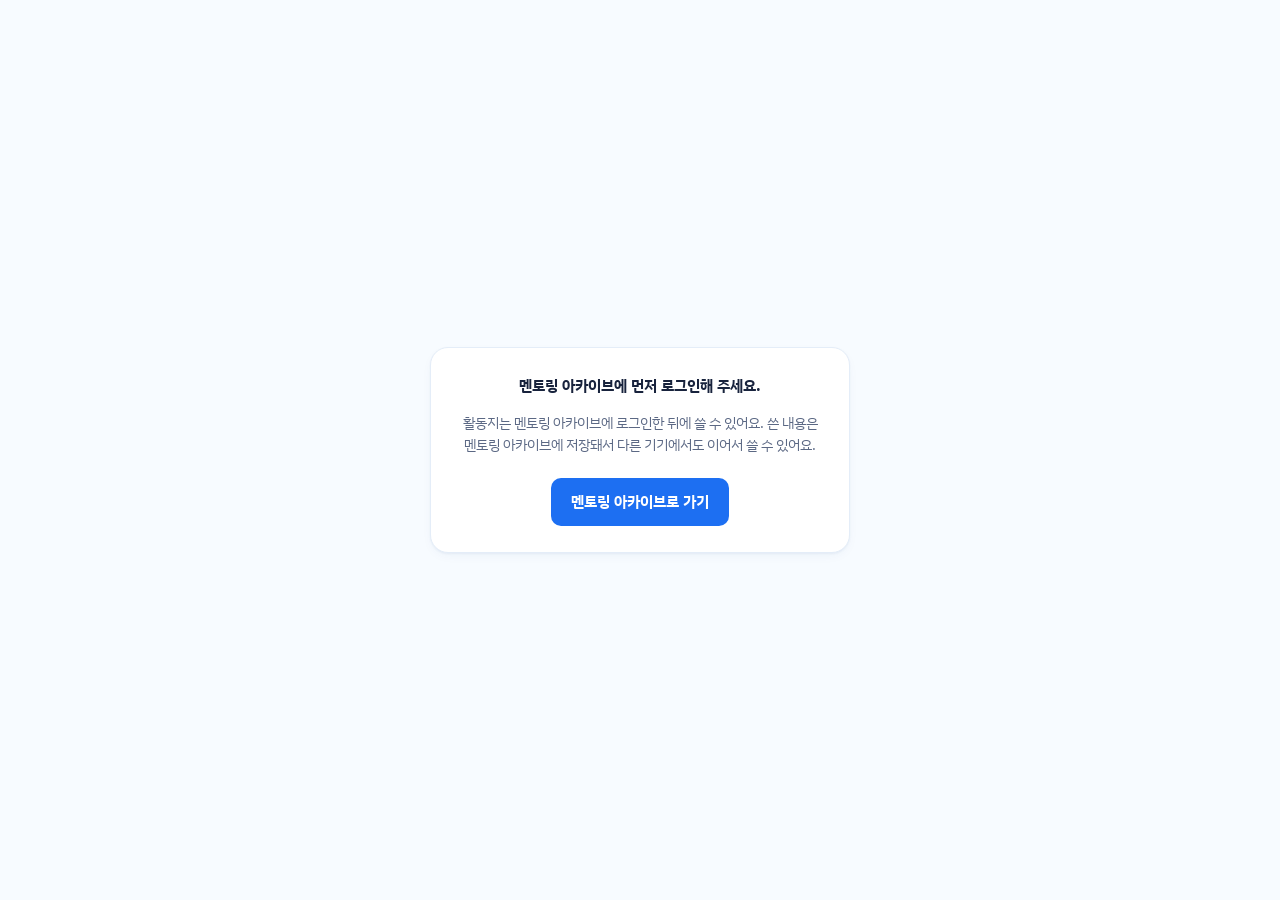
<file: report.html>
<!DOCTYPE html>
<html lang="ko">
<head>
<meta charset="UTF-8">
<meta name="viewport" content="width=device-width, initial-scale=1, viewport-fit=cover">
<title>결과 보고서 · 멘토링 아카이브</title>
<script src="config.js?v=20261126e"></script>
<script src="js/weeks.js?v=20261126e"></script>
<script src="js/mock.js?v=20261126e"></script>
<script src="js/api.js?v=20261126e"></script>
<script src="js/sheet-bridge.js?v=20261126e" data-week="6"></script>
<link rel="preconnect" href="https://fonts.googleapis.com">
<link rel="preconnect" href="https://fonts.gstatic.com" crossorigin>
<style>
/* =====================================================================
   6주차 · 개인 활동 결과 보고서
   - 자동 칸: 2~4주차 활동지 답, 대표 프로젝트의 버전·저장 메모·멘토 피드백, 핵심 코드, 웹앱, 올린 CSV
   - 학생 칸: 빈칸만 쓰면 돼요. 쓰는 대로 멘토링 아카이브에 저장돼요 (활동지와 같은 방식)
   - [미리 보기 · PDF]: 보고서 모양으로 보고 PDF로 저장해요 (인쇄 → PDF로 저장)
   - [제출하기]: 보고서 이미지 + 항목별 답을 멘토링 아카이브에 저장해요. 멘토 현황판과 결과물 zip에 들어가요
   ===================================================================== */
:root {
  --bg: #f7fbff; --paper: #ffffff; --ink: #18233d; --sub: #5b6884; --line: #e4edf8; --line2: #d2deef; --soft: #f1f7ff;
  --blue: #1d6ff2; --blue-soft: #e7f1ff; --done: #0b8a53;
  --rp: #2d5597; --rp-soft: #e9eef7; --rp-line: #c9d3e3;
  --font: 'IBM Plex Sans KR', 'Apple SD Gothic Neo', 'Malgun Gothic', 'Noto Sans KR', system-ui, sans-serif;
  --mono: 'Nanum Gothic Coding', 'D2Coding', ui-monospace, Menlo, Consolas, monospace;
  color-scheme: light; box-sizing: border-box;
  padding-top: env(safe-area-inset-top, 0px); padding-bottom: env(safe-area-inset-bottom, 0px);
}
*, *::before, *::after { box-sizing: inherit; }
body { margin: 0; background: var(--bg); color: var(--ink); font-family: var(--font); font-size: 16px; line-height: 1.6; word-break: keep-all; overflow-wrap: anywhere; }
main { max-width: 860px; margin: 0 auto; padding: 28px 18px 120px; }
.sheet { background: var(--paper); border: 1px solid var(--line); border-radius: 6px; padding: 28px 28px 32px; }
h1 { margin: 0 0 6px; }
.goal { color: var(--sub); margin: 0 0 18px; }
.who { display: grid; grid-template-columns: 1fr 1fr 1fr; gap: 10px; margin-bottom: 10px; }
.who label, .lab { display: block; font-size: .88rem; font-weight: 700; margin: 0 0 6px; }
input, textarea, select { width: 100%; font: inherit; color: var(--ink); background: #fff; }
textarea { min-height: 64px; resize: vertical; line-height: 1.55; }
textarea.mono { font-family: var(--mono); font-size: .9rem; min-height: 150px; white-space: pre; overflow-wrap: normal; overflow-x: auto; tab-size: 4; }
section { margin-top: 34px; }
h2 { display: flex; align-items: center; gap: 10px; margin: 0 0 6px; }
h3 { font-size: 1rem; margin: 22px 0 8px; color: var(--rp); }
.hint { color: var(--sub); font-size: .92rem; margin: 0 0 12px; }

/* 자동 칸 */
.chip { display: inline-flex; align-items: center; gap: 4px; font-size: 11.5px; font-weight: 700; padding: 1px 8px; border-radius: 999px; vertical-align: 2px; margin-left: 6px; }
.chip.auto { background: var(--blue-soft); color: var(--blue); }
.chip.seed { background: #fff4d6; color: #7a5200; }
.atab { width: 100%; border-collapse: collapse; font-size: .93rem; margin: 6px 0 4px; }
.atab th, .atab td { border: 1px solid var(--line2); padding: 8px 10px; text-align: left; vertical-align: top; }
.atab th { background: var(--soft); width: 30%; font-weight: 700; color: var(--ink); }
.atab thead th { background: var(--rp); color: #fff; width: auto; }
.atab td.empty { color: #98a2b5; font-style: italic; }
.atab td pre { margin: 0; white-space: pre-wrap; font: inherit; }
.tscroll { overflow-x: auto; }
.f { margin: 14px 0 0; }
.lab-row { display: flex; align-items: baseline; flex-wrap: wrap; gap: 2px 0; }
.lab-row .lab { margin-bottom: 6px; }
.atab thead th { white-space: nowrap; }
.atab td.center, .atab td.nw { white-space: nowrap; }
.rp-tools { display: flex; flex-wrap: wrap; gap: 8px 12px; align-items: center; margin: 4px 0 0; padding: 10px 14px; border-radius: 12px; background: var(--soft); border: 1px solid var(--line); font-size: .9rem; }
.rp-tools .grow { flex: 1; min-width: 0; color: var(--sub); }
.rp-tools .bad { color: #c2410c; font-weight: 600; }
.pick { display: grid; gap: 6px; margin-top: 12px; }
.warnbox { margin: 8px 0 0; padding: 10px 12px; border-radius: 10px; background: #fff4d6; color: #6b4d00; font-size: .92rem; }
.warnbox a { color: inherit; font-weight: 700; }
.shots { display: grid; grid-template-columns: 1fr 1fr; gap: 12px; margin-top: 14px; }
.shot { border: 1px dashed var(--line2); border-radius: 12px; padding: 12px; display: grid; gap: 8px; align-content: start; }
.shot b { font-size: .9rem; }
.shot img { width: 100%; border-radius: 8px; border: 1px solid var(--line); display: block; }
.shot .acts { display: flex; gap: 6px; flex-wrap: wrap; }
.shot input[type=file] { position: absolute; width: 1px; height: 1px; opacity: 0; }
.shot label.small { display: inline-flex; align-items: center; justify-content: center; min-height: 34px; padding: 0 12px; border: 1px solid var(--line2); border-radius: 10px; font-weight: 600; font-size: 14px; cursor: pointer; background: #fff; }
.weblink { font-family: var(--mono); font-size: .85rem; word-break: break-all; }

.bar { position: fixed; left: 0; right: 0; bottom: 0; z-index: 20; padding: 12px 18px calc(12px + env(safe-area-inset-bottom, 0px)); }
.bar-in { max-width: 860px; margin: 0 auto; display: flex; gap: 10px; align-items: center; }
.bar .saved { flex: 1; min-width: 0; }

/* 미리 보기 (보고서 모양) */
.pv { position: fixed; inset: 0; z-index: 50; background: rgba(40, 60, 100, .45); display: none; flex-direction: column; }
.pv.on { display: flex; }
.pv-bar { display: flex; gap: 8px; align-items: center; flex-wrap: wrap; padding: 10px max(16px, env(safe-area-inset-right, 0px)) 10px max(16px, env(safe-area-inset-left, 0px)); background: #fff; border-bottom: 1px solid var(--line); }
.pv-bar b { flex: 1; min-width: 0; }
.pv-body { flex: 1; overflow: auto; padding: 20px 12px 40px; }
.pv-msg { font-size: .9rem; color: var(--sub); }

/* 보고서 종이 (미리 보기 · 이미지 · PDF 모두 이 모양) */
.paper { width: 820px; max-width: none; margin: 0 auto; background: #fff; color: #1d2433; padding: 44px 48px 40px; font-family: var(--font); font-size: 14px; line-height: 1.55; box-shadow: 0 20px 50px -24px rgba(20, 40, 90, .45); }
.paper.capture { position: absolute; left: -10000px; top: 0; box-shadow: none; }
.paper .ey { color: var(--rp); font-weight: 700; font-size: 14px; margin: 0; }
.paper h1 { font-size: 30px; letter-spacing: -.02em; margin: 2px 0 18px; }
.paper h2 { font-size: 19px; margin: 30px 0 12px; padding-bottom: 6px; border-bottom: 2px solid var(--rp); display: block; }
.paper h2 .no { color: var(--rp); margin-right: 6px; }
.paper h3 { font-size: 15px; color: var(--rp); margin: 16px 0 6px; }
.paper table { width: 100%; border-collapse: collapse; margin: 0 0 4px; }
.paper th, .paper td { border: 1px solid var(--rp-line); padding: 7px 10px; text-align: left; vertical-align: top; }
.paper tbody th { background: var(--rp-soft); color: var(--rp); width: 23%; font-weight: 700; }
.paper thead th { background: var(--rp); color: #fff; text-align: center; }
.paper td.ph { color: #9aa3b2; font-style: italic; }
.paper td pre, .paper .code { margin: 0; white-space: pre-wrap; font-family: var(--mono); font-size: 12px; line-height: 1.5; }
.paper .src { color: #7a8395; font-size: 12px; margin: 2px 0 10px; }
.paper .imgs { display: grid; grid-template-columns: 1fr 1fr; border: 1px solid var(--rp-line); }
.paper .imgs > div { border-right: 1px solid var(--rp-line); }
.paper .imgs > div:last-child { border-right: 0; }
.paper .imgs .box { height: 230px; display: grid; place-items: center; background: #f4f5f7; color: #9aa3b2; font-size: 13px; text-align: center; overflow: hidden; }
.paper .imgs .box img { max-width: 100%; max-height: 230px; display: block; }
.paper .imgs .cap { border-top: 1px solid var(--rp-line); text-align: center; font-weight: 700; padding: 6px; font-size: 13px; }
.paper .foot { text-align: center; color: #9aa3b2; font-size: 11px; margin-top: 26px; }
.paper .center { text-align: center; }

@media (max-width: 640px) {
  .sheet { padding: 20px 16px 24px; }
  .who { grid-template-columns: 1fr 1fr; }
  .who .date { grid-column: 1 / -1; }
  .shots { grid-template-columns: 1fr; }
  .rp-tools { flex-direction: column; align-items: stretch; }
  .rp-tools button { width: 100%; }
  .atab th { width: 34%; }
  .bar .saved { display: none; }
  .bar-in button { flex: 1; }
}
@media print {
  @page { size: A4; margin: 12mm; }
  html, body { background: #fff !important; }
  body > *:not(.pv) { display: none !important; }
  .pv { position: static; display: block !important; background: none; }
  .pv-bar { display: none !important; }
  .pv-body { overflow: visible; padding: 0; }
  .paper { width: auto; padding: 0; box-shadow: none; font-size: 12.5px; }
  .paper * { -webkit-print-color-adjust: exact; print-color-adjust: exact; }
  .paper h2 { break-after: avoid; }
  .paper tr, .paper .imgs, .paper h3 { break-inside: avoid; }
}
</style>
<link rel="stylesheet" href="https://fonts.googleapis.com/css2?family=IBM+Plex+Sans+KR:wght@400;500;600;700&family=Nanum+Gothic+Coding:wght@400;700&display=swap">
<link rel="stylesheet" href="css/sheet.css?v=20261126e">
</head>
<body>
<main>
  <div class="sheet">
    <h1>개인 활동 <mark>결과 보고서</mark></h1>
    <p class="goal">2~6주차 동안 한 일을 보고서 한 장으로 정리해요. <b>자동</b> 표시 칸은 활동지·코드·피드백에서 저절로 채워지고, <b>빈칸만</b> 쓰면 돼요. 쓰는 대로 저장되고, 다 쓰면 맨 아래 [제출하기]를 눌러요.</p>

    <div class="who">
      <div><label for="sid">학번</label><input type="text" id="sid" inputmode="numeric" autocomplete="off"></div>
      <div><label for="sname">이름</label><input type="text" id="sname" autocomplete="off"></div>
      <div class="date"><label for="sdate">일자</label><input type="date" id="sdate"></div>
    </div>
    <div class="rp-tools"><span class="grow" id="autoMsg" role="status">자동 칸을 준비하는 중…</span>
      <button type="button" class="small" id="reloadAuto">자동 칸 다시 불러오기</button>
      <button type="button" class="small" id="previewBtn2" data-toggle="paper">보고서 모양으로 보기</button></div>
    <span id="progText" hidden></span>
    <div id="form"></div>
  </div>
</main>

<div class="bar"><div class="bar-in">
  <span class="saved">쓰는 내용은 멘토링 아카이브에 자동으로 저장돼요</span>
  <button type="button" class="ghost" id="previewBtn">미리 보기 · PDF</button>
  <button type="button" class="primary" id="saveBtn">제출하기</button>
</div></div>

<div class="pv" id="pv" role="dialog" aria-modal="true" aria-labelledby="pvTitle">
  <div class="pv-bar"><b id="pvTitle">보고서 미리 보기</b>
    <span class="pv-msg" id="pvMsg"></span>
    <button type="button" class="small" id="imgBtn" hidden>이미지로 받기</button>
    <button type="button" class="small" id="printBtn">PDF로 저장 (인쇄)</button>
    <button type="button" class="small" id="pvClose">닫기</button></div>
  <div class="pv-body"><div class="paper" id="paper"></div></div>
</div>

<script>
'use strict';
const KEY = SheetBridge.key('mentoring-report-v1');
const $ = (id) => document.getElementById(id);
const esc = (s) => String(s ?? '').replace(/[&<>"']/g, (c) => ({ '&': '&amp;', '<': '&lt;', '>': '&gt;', '"': '&quot;', "'": '&#39;' }[c]));
const FIELDN = window.PYSHARE_FIELDS || {};
const today = () => { const d = new Date(); return `${d.getFullYear()}-${String(d.getMonth() + 1).padStart(2, '0')}-${String(d.getDate()).padStart(2, '0')}`; };
const hhmm = (iso) => { const d = new Date(iso); return `${d.getMonth() + 1}/${d.getDate()} ${String(d.getHours()).padStart(2, '0')}:${String(d.getMinutes()).padStart(2, '0')}`; };
const ymd = (iso) => { const d = new Date(iso); return `${d.getMonth() + 1}/${d.getDate()}`; };
const csvRows = (t) => Math.max(0, String(t || '').split(/\r\n|\n|\r/).filter((l) => l.trim()).length - 1);

// 저장되는 모양: f = 학생이 쓴 칸, seed = 자동으로 채워 넣었던 값, auto = 자동 칸 (불러온 때의 모습), img = 화면 사진, pid = 대표 프로젝트
let D = { f: {}, seed: {}, auto: null, img: {}, pid: null, sdate: '' };

// 학생이 쓰는 칸 (이 목록만 고치면 칸이 바뀌어요)
const FIELDS = {
  topic:     { label: '나의 주제 (한 문장)', ph: '예) 우리 반 친구들이 어디에서 공부할 때 가장 오래 공부하는지 알아본다', rows: 2 },
  core:      { label: '핵심 기능 1~2가지', ph: '예) 장소별 평균 공부 시간 구하기, 막대그래프로 보여 주기', rows: 2 },
  changed:   { label: '기획에서 가장 크게 바뀐 점과 그 이유', ph: '예) 설문 질문을 5개에서 3개로 줄였어요. AI 피드백에서 질문이 많으면 응답이 줄어든다고 했기 때문이에요.', rows: 3 },
  keyCode:   { label: '내가 직접 짠 핵심 코드', ph: '# 함수 하나나 핵심 부분을 붙여 넣어요 (주석 포함)', rows: 9, mono: true },
  keyWhat:   { label: '이 코드가 하는 일 (입력 → 처리 → 출력)', ph: '예) 설문 CSV를 읽어서 → 장소별 평균을 구하고 → 가장 긴 곳을 문장으로 알려 줘요', rows: 2 },
  grow:      { label: '코드가 어떻게 발전했는지 (처음 → 최종)', ph: '예) v1은 예시 그대로였는데, v3에서 내 설문 CSV로 바꾸고 v5에서 그래프를 넣었어요', rows: 3 },
  runOut:    { label: '실행 결과 (실행 결과 칸에 나온 글자 그대로)', ph: '실행 결과를 복사해서 붙여 넣어요', rows: 6, mono: true },
  resultSay: { label: '결과에서 알게 된 것 (결과 문장)', ph: '예) 우리 반은 독서실에서 공부할 때 평균 3.9시간으로 가장 오래 공부했어요', rows: 2 },
  notApplied:{ label: 'AI 피드백 중 반영하지 않은 것과 그 이유', ph: '예) 웹 크롤링으로 데이터를 모으라고 했지만, 개인정보 문제가 있어서 설문으로만 했어요', rows: 3 },
  aiCare:    { label: 'AI를 쓸 때 조심한 점', ph: '예) 이름·학번은 넣지 않았고, AI가 알려 준 내용은 다른 자료로 한 번 더 확인했어요', rows: 2 },
  title:     { label: '프로젝트 제목', ph: '예) 우리 반 공부 장소 분석기', rows: 1 },
  oneLine:   { label: '한 줄 소개', ph: '이 프로젝트를 한 문장으로 소개해요', rows: 2 },
  howTo:     { label: '사용 방법 (시작 → 입력 → 결과)', ph: '예) 웹앱을 열고 → 장소를 고르면 → 평균 공부 시간과 그래프가 나와요', rows: 2 },
  features:  { label: '이 프로젝트만의 특징 2~3가지', ph: '예) 우리 반 진짜 설문으로 만들었어요 / 결과를 문장으로 알려 줘요', rows: 3 },
  audience:  { label: '발표회에서 받은 질문·의견', ph: '친구들이나 선생님이 해 준 말 (이름은 쓰지 않아요)', rows: 2 },
  hard:      { label: '가장 어려웠던 점', ph: '만들면서 막혔던 부분', rows: 2 },
  solved:    { label: '해결한 방법', ph: '어떻게 해결했는지 (오류 안내, 멘토 피드백, AI에게 물어본 방법 등)', rows: 2 },
  learnedAI: { label: 'AI 활용으로 배운 점', ph: 'AI와 함께 만들면서 알게 된 점', rows: 2 },
  next:      { label: '다음에 해 보고 싶은 것', ph: '더 넣고 싶은 기능이나 해 보고 싶은 프로젝트', rows: 2 },
};
const SHOTS = { shot1: '결과 화면 (그래프·실행 결과)', shot2: '웹앱 화면' };

function save() {
  D.sdate = $('sdate').value;
  try { localStorage.setItem(KEY, JSON.stringify(D)); } catch (e) {}
  progress();
}
function load() {
  let d = null;
  try { d = JSON.parse(localStorage.getItem(KEY) || 'null'); } catch (e) {}
  if (d && typeof d === 'object') D = { f: d.f || {}, seed: d.seed || {}, auto: d.auto || null, img: d.img || {}, pid: d.pid || null, sdate: d.sdate || '' };
  $('sdate').value = D.sdate || today();
}
function progress() {
  const keys = Object.keys(FIELDS), n = keys.filter((k) => String(D.f[k] || '').trim()).length;
  $('progText').textContent = `칸 ${keys.length}개 중 ${n}개 채움`;
}

/* ---------- 자동 칸: 활동지 · 코드 · 파일에서 모아요 (학생만) ---------- */
// 코드에서 첫 함수(위 주석 포함)를 꺼내요. 함수가 없으면 앞 15줄
function keyCodeOf(code) {
  const L = String(code || '').replace(/\t/g, '    ').split('\n');
  const i = L.findIndex((l) => /^def\s+\w+/.test(l));
  if (i < 0) return L.filter((l, k) => k < 40).join('\n').trim().split('\n').slice(0, 15).join('\n');
  let s = i; while (s > 0 && /^#/.test(L[s - 1])) s--;
  let e = i + 1; while (e < L.length && (L[e].trim() === '' || /^\s/.test(L[e]))) e++;
  while (e > i + 1 && !L[e - 1].trim()) e--;
  return L.slice(s, e).join('\n');
}
async function refreshAuto() {
  if (SheetBridge.mode !== 'student') return;
  const call = SheetBridge.call, me = SheetBridge.me || {};
  msg('자동 칸을 불러오는 중…');
  try {
    const [s2, s3, s4, list, files] = await Promise.all([
      ...[2, 3, 4].map((w) => call('cs_sheet_get', { p_week: w }).catch(() => null)),
      call('cs_list'), call('cs_files').catch(() => []),
    ]);
    const a2 = (s2 && s2.answers) || {}, a3 = (s3 && s3.answers) || {}, a4 = (s4 && s4.answers) || {};
    const st3 = a3.state || {}, st4 = a4.state || {}, ev3 = st3.ev || {}, ev4 = st4.ev || {};
    const t = (v) => String(v ?? '').trim();
    const picked = (st4.picked && st4.picked.length ? st4.picked : st3.picked && st3.picked.length ? st3.picked : a2.picked || []).slice(0, 2);
    const mine = (list || []).filter((p) => p.mine);
    let pid = D.pid;
    if (!mine.some((p) => p.id === pid)) {
      const best = mine.find((p) => p.final_no) || mine.slice().sort((x, y) => y.versions - x.versions || new Date(y.updated_at) - new Date(x.updated_at))[0];
      pid = best ? best.id : null;
    }
    let proj = null;
    const p = mine.find((x) => x.id === pid);
    if (p && p.unseen) proj = { id: p.id, title: p.title, description: p.description || '', week: p.week, final_no: p.final_no, has_webapp: p.has_webapp, unseen: p.unseen };
    else if (p) {
      const d = await call('cs_get', { p_id: p.id });   // 새 피드백이 없을 때만 열어요 (읽음 표시가 바뀌지 않게)
      const no = d.final_no || d.latest.no;
      const v = no === d.latest.no ? d.latest : await call('cs_version', { p_id: p.id, p_no: no });
      proj = { id: d.id, title: d.title, description: d.description || '', week: d.week, final_no: d.final_no, has_webapp: d.has_webapp,
        codeNo: no, code: v.code,
        versions: (d.versions || []).slice().reverse().map((x) => ({ no: x.no, at: x.created_at, note: x.note || '', lines: x.lines,
          fb: (d.feedback || []).filter((f) => f.version_no === x.no).map((f) => f.body) })) };
    }
    // 웹앱이 GitHub Pages(apps/p번호.html)에도 올라가 있으면 그 주소를 써요 (로그인 없이 열려요)
    if (proj && proj.has_webapp && /^https?:$/.test(location.protocol)) {
      const gh = new URL(`apps/p${proj.id}.html`, location.href).href;
      try { const r = await fetch(gh, { method: 'HEAD', cache: 'no-store' }); if (r.ok) proj.ghUrl = gh; } catch (e) {}
    }
    const design = {};
    if (picked.includes('data')) design.data = [
      ['설문 질문', ['q1', 'q2', 'q3', 'q4'].map((k) => t(ev3['d1.' + k])).filter(Boolean).map((q, i) => `${i + 1}. ${q}`).join('\n')],
      ['모은 응답 수', t(ev4['d1.n']) ? t(ev4['d1.n']) + '명 (4주차 기준)' : ''],
      ['분석한 CSV', (files || []).map((f) => `${f.name} (${csvRows(f.content)}줄)`).join('\n')],
    ];
    if (picked.includes('web')) design.web = [
      ['입력 → 규칙 → 출력', [t(ev3['w1.in']), t(ev3['w1.rule']), t(ev3['w1.out'])].filter(Boolean).join(' → ')],
      ['규칙 표', ['r1', 'r2', 'r3', 'r4', 'r5'].map((k) => t(ev3['w2.' + k])).filter(Boolean).join('\n')],
      ['원하는 화면', t(ev3['w3.screen'])],
    ];
    if (picked.includes('sec')) design.sec = [
      ['문제점과 출처', [[ev3['s1.p1'], ev3['s1.src1']], [ev3['s1.p2'], ev3['s1.src2']]].filter(([a]) => t(a)).map(([a, b]) => `${t(a)}${t(b) ? ` (출처: ${t(b)})` : ''}`).join('\n')],
      ['해결 방법', [t(ev3['s2.f1']), t(ev3['s2.f2'])].filter(Boolean).join('\n')],
      ['캠페인 핵심 기능', t(ev3['s3.feat'])],
    ];
    const auto = {
      at: new Date().toISOString(), sid: me.sid || '', name: me.nickname || '', picked,
      w2: { who: t(a2.who), what: t(a2.what), goal: t(a2.goal), sentence: SheetBridge.carryFrom(a2).topic || '', submitted: !!(s2 && s2.submitted_at) },
      w3: { topic: t(a3.topic), ai: t(a3.aiFeedback), reflect: t(a3.reflect) },
      w4: { topic: t(a4.topic), ai: t(a4.aiFeedback), reflect: t(a4.reflect) },
      io: { in: t(ev4['c3.in']) || t(ev3['w1.in']), proc: t(ev4['c3.proc']) || t(ev3['w1.rule']), out: t(ev4['c3.out']) || t(ev3['w1.out']) },
      design,
      projects: mine.map((x) => ({ id: x.id, title: x.title, week: x.week, versions: x.versions, final_no: x.final_no })),
      weekly: mine.filter((x) => x.week).sort((a, b) => a.week - b.week || a.id - b.id).map((x) => ({ week: x.week, title: x.title, versions: x.versions, final: !!x.final_no })),
      proj,
    };
    const before = JSON.stringify([D.auto && { ...D.auto, at: 0 }, D.pid]);
    D.auto = auto; D.pid = pid;
    seedFields();
    if (JSON.stringify([{ ...auto, at: 0 }, D.pid]) !== before) save();
    render();
    msg(`자동 칸은 ${hhmm(auto.at)}에 불러왔어요. 활동지나 코드를 고쳤다면 [자동 칸 다시 불러오기]를 눌러요.`);
  } catch (e) { msg('자동 칸을 불러오지 못했어요: ' + (e.message || '인터넷 연결을 확인해 주세요'), true); }
}
// 자동으로 채워 넣는 학생 칸: 아직 안 고쳤으면(=예전에 채워 넣은 값 그대로면) 새 값으로 바꿔요
function seedFields() {
  const A = D.auto || {}, P = A.proj || {};
  const val = { topic: A.w4 && A.w4.topic || A.w3 && A.w3.topic || A.w2 && A.w2.sentence || '', title: P.title || '', oneLine: P.description || '', keyCode: P.code ? keyCodeOf(P.code) : '' };
  Object.entries(val).forEach(([k, v]) => {
    if (!v) return;
    if (D.f[k] === undefined || D.f[k] === '' || D.f[k] === D.seed[k]) { D.f[k] = v; D.seed[k] = v; }
  });
}
function msg(text, bad) { const m = $('autoMsg'); m.textContent = text; m.classList.toggle('bad', !!bad); }

/* ---------- 화면 (쓰는 곳) ---------- */
const empty = (v) => !String(v ?? '').trim();
const cell = (v, ph) => (empty(v) ? `<td class="empty">${esc(ph || '아직 없어요')}</td>` : `<td><pre>${esc(v)}</pre></td>`);
const hid = (label, value) => `<input type="hidden" aria-label="${esc(label)}" value="${esc(value || '')}">`;
function field(k) {
  const F = FIELDS[k], seeded = D.seed[k] !== undefined && D.f[k] === D.seed[k] && !empty(D.f[k]);
  const tag = k === 'topic' ? 'textarea id="topic"' : `textarea id="f_${k}"`;
  return `<div class="f"><div class="lab-row"><label class="lab" for="${k === 'topic' ? 'topic' : 'f_' + k}">${esc(F.label)}</label>${seeded ? '<span class="chip seed">자동으로 채움 · 고쳐도 돼요</span>' : ''}</div>
    <${tag} data-f="${k}" rows="${F.rows}" ${F.mono ? 'class="mono" spellcheck="false"' : ''} placeholder="${esc(F.ph)}">${esc(D.f[k] || '')}</textarea></div>`;
}
const autoChip = '<span class="chip auto">자동</span>';
function render() {
  const A = D.auto, P = (A && A.proj) || null, view = SheetBridge.mode === 'view';
  const fieldName = (k) => FIELDN[k] || k;
  const noAuto = !A ? `<p class="warnbox">${SheetBridge.mode === 'preview' ? '멘토 미리보기예요. 학생으로 들어오면 활동지·코드에서 자동 칸이 채워져요.' : view ? '이 학생은 아직 자동 칸을 불러오지 않았어요.' : '자동 칸을 불러오면 여기에 채워져요.'}</p>` : '';
  const rows = (pairs) => pairs.map(([l, v, ph]) => `<tr><th>${esc(l)}</th>${cell(v, ph)}</tr>`).join('');
  const hids = (sec, pairs) => pairs.map(([l, v]) => hid(`${sec} · ${l}`, v)).join('');
  // 1. 기획
  const plan = A ? [['분야', (A.picked || []).map(fieldName).join(', '), '활동지에서 고른 분야'], ['누구를 위해', A.w2.who], ['무엇을 만들어', A.w2.what], ['무엇을 알아내거나 해결', A.w2.goal],
    ['입력', A.io.in], ['처리', A.io.proc], ['출력', A.io.out]] : [];
  const designHTML = A ? Object.entries(A.design || {}).map(([k, pairs]) => `<h3>${esc(fieldName(k))} 설계 ${autoChip}</h3><div class="tscroll"><table class="atab"><tbody>${rows(pairs)}</tbody></table></div>${hids(fieldName(k), pairs)}`).join('') : '';
  const grow = A ? [['2주차 처음 기획', A.w2.sentence], ['3주차 (AI 피드백 반영)', [A.w3.topic, A.w3.reflect && '반영: ' + A.w3.reflect].filter(Boolean).join('\n')], ['4주차 (AI 피드백 반영)', [A.w4.topic, A.w4.reflect && '반영: ' + A.w4.reflect].filter(Boolean).join('\n')]] : [];
  // 2. 코드
  const projSel = A && A.projects.length ? `<div class="pick"><label class="lab" for="pidSel">대표 프로젝트 (보고서에 넣을 코드)</label>
      <select id="pidSel">${A.projects.map((x) => `<option value="${x.id}" ${x.id === D.pid ? 'selected' : ''}>${esc(x.title)}${x.week ? ` · ${x.week}주차` : ''} · v${x.versions}${x.final_no ? ' ★ 완성작' : ''}</option>`).join('')}</select></div>` : '';
  const verRows = P && P.versions ? P.versions.map((v) => `<tr><td class="center">v${v.no}${v.no === P.final_no ? ' ★' : ''}</td><td class="nw">${ymd(v.at)}</td><td>${esc(v.note || '-')}</td><td>${v.fb.length ? v.fb.map((b) => esc(b)).join('<br>') : '-'}</td></tr>`).join('') : '';
  const verTable = P ? (P.unseen ? `<p class="warnbox">이 프로젝트에 <b>새 피드백 ${P.unseen}개</b>가 있어요. <a href="./#p${P.id}">코드 화면</a>에서 먼저 읽고 와서 [자동 칸 다시 불러오기]를 눌러요.</p>`
    : `<div class="tscroll"><table class="atab"><thead><tr><th>버전</th><th>저장한 날</th><th>저장 메모</th><th>멘토 피드백</th></tr></thead><tbody>${verRows}</tbody></table></div>
      ${(P.versions || []).map((v) => hid(`버전 v${v.no}`, `${ymd(v.at)} · 메모: ${v.note || '-'}${v.fb.length ? ' · 피드백: ' + v.fb.join(' / ') : ''}`)).join('')}`)
    : (A ? '<p class="warnbox">아직 저장한 코드가 없어요. 코드를 만들고 저장한 다음 [자동 칸 다시 불러오기]를 눌러요.</p>' : '');
  const weekly = A && A.weekly.length ? `<h3>주차별 코드 ${autoChip}</h3><div class="tscroll"><table class="atab"><tbody>${A.weekly.map((w) => `<tr><th>${w.week}주차</th><td>${esc(w.title)} · v${w.versions}${w.final ? ' ★ 완성작' : ''}</td></tr>`).join('')}</tbody></table></div>
    ${hid('주차별 코드', A.weekly.map((w) => `${w.week}주차 ${w.title} v${w.versions}`).join(' / '))}` : '';
  // 3. 결과
  const webUrl = P && P.has_webapp ? (P.ghUrl || new URL('./#a' + P.id, location.href).href) : '';
  const shotHTML = Object.entries(SHOTS).map(([k, l]) => `<div class="shot"><b>${esc(l)}</b>
      ${D.img[k] ? `<img src="${D.img[k]}" alt="${esc(l)}">` : '<span class="hint" style="margin:0">아직 없어요. 화면을 캡처해서 올려요.</span>'}
      <div class="acts"><input type="file" accept="image/*" id="up_${k}" data-shot="${k}"><label class="small" for="up_${k}">${D.img[k] ? '바꾸기' : '사진 올리기'}</label>
      ${D.img[k] ? `<button type="button" class="small" data-rmshot="${k}">지우기</button>` : ''}</div></div>`).join('');
  // 4. AI
  const ai = A ? [['3주차 AI 피드백', A.w3.ai, '3주차 활동지에 붙여 넣은 AI 답'], ['3주차에 반영한 것', A.w3.reflect], ['4주차 AI 피드백', A.w4.ai, '4주차 활동지에 붙여 넣은 AI 답'], ['4주차에 반영한 것', A.w4.reflect]] : [];

  $('form').innerHTML = `${noAuto}
    <section>
      <h2><span class="n">1</span>프로젝트 기획</h2>
      <p class="hint">2~4주차 활동지에서 자동으로 채워져요. 비어 있으면 그 주 활동지를 먼저 채워요.</p>
      ${A ? `<h3>기획 내용 ${autoChip}</h3><div class="tscroll"><table class="atab"><tbody>${rows(plan)}</tbody></table></div>${hids('기획', plan)}` : ''}
      ${field('topic')}${field('core')}
      ${designHTML}
      ${A ? `<h3>기획 발전 과정 ${autoChip}</h3><div class="tscroll"><table class="atab"><tbody>${rows(grow)}</tbody></table></div>${hids('발전 과정', grow)}` : ''}
      ${field('changed')}
    </section>
    <section>
      <h2><span class="n">2</span>파이썬 코드 발전 과정</h2>
      <p class="hint">대표 프로젝트의 버전 기록(저장 메모·멘토 피드백)이 자동으로 들어가요. 핵심 코드는 첫 함수를 꺼내 왔어요. 더 중요한 부분이 있으면 바꿔요.</p>
      ${projSel}
      ${P ? `<h3>버전 기록 · ${esc(P.title)} ${autoChip}</h3>` : ''}${verTable}
      ${weekly}
      ${field('keyCode')}${field('keyWhat')}${field('grow')}
    </section>
    <section>
      <h2><span class="n">3</span>결과 화면</h2>
      <p class="hint">코드를 ▶ 실행한 결과와 화면 사진을 넣어요. 사진은 작게 줄여서 저장해요.</p>
      ${field('runOut')}${field('resultSay')}
      <div class="shots">${shotHTML}</div>
      ${A ? `<h3>웹앱 ${autoChip}</h3><div class="tscroll"><table class="atab"><tbody><tr><th>웹앱</th>${webUrl ? `<td><span class="weblink">${esc(webUrl)}</span></td>` : '<td class="empty">멘토가 웹앱을 올리면 주소가 생겨요</td>'}</tr></tbody></table></div>${hid('웹앱 주소', webUrl)}` : ''}
    </section>
    <section>
      <h2><span class="n">4</span>AI 활용 기록</h2>
      <p class="hint">3·4주차 활동지에 붙여 넣은 AI 피드백과 반영한 것이 자동으로 들어가요.</p>
      ${A ? `<div class="tscroll"><table class="atab"><tbody>${rows(ai)}</tbody></table></div>${hids('AI', ai)}` : ''}
      ${field('notApplied')}${field('aiCare')}
    </section>
    <section>
      <h2><span class="n">5</span>완성된 프로젝트 소개</h2>
      ${field('title')}${field('oneLine')}${field('howTo')}${field('features')}${field('audience')}
    </section>
    <section>
      <h2><span class="n">6</span>완성 소감</h2>
      ${field('hard')}${field('solved')}${field('learnedAI')}${field('next')}
    </section>`;
  bindForm();
  progress();
}
function grow(el) { if (el.classList.contains('mono')) return; el.style.height = 'auto'; el.style.height = Math.min(480, el.scrollHeight + 2) + 'px'; }
function bindForm() {
  document.querySelectorAll('[data-f]').forEach((el) => {
    grow(el);
    el.addEventListener('input', () => { D.f[el.dataset.f] = el.value; grow(el); save(); });
  });
  const sel = $('pidSel');
  sel && sel.addEventListener('change', () => { D.pid = Number(sel.value); save(); refreshAuto(); });
  document.querySelectorAll('[data-shot]').forEach((inp) => inp.addEventListener('change', async () => {
    const f = inp.files && inp.files[0]; inp.value = ''; if (!f) return;
    try { D.img[inp.dataset.shot] = await shrink(f); save(); render(); }
    catch (e) { msg('사진을 넣지 못했어요. 다른 사진으로 해 보세요.', true); }
  }));
  document.querySelectorAll('[data-rmshot]').forEach((b) => b.addEventListener('click', () => { delete D.img[b.dataset.rmshot]; save(); render(); }));
}
// 화면 사진을 작게: 폭 900px 이하 JPEG, 70KB 안으로 (보고서 답은 모두 합쳐 200KB까지 저장돼요)
async function shrink(file) {
  const url = URL.createObjectURL(file);
  try {
    const img = await new Promise((ok, no) => { const i = new Image(); i.onload = () => ok(i); i.onerror = no; i.src = url; });
    let w = Math.min(900, img.naturalWidth), q = 0.72, out = '';
    for (let k = 0; k < 8; k++) {
      const h = Math.round(img.naturalHeight * w / img.naturalWidth);
      const c = document.createElement('canvas'); c.width = w; c.height = h;
      const x = c.getContext('2d'); x.fillStyle = '#fff'; x.fillRect(0, 0, w, h); x.drawImage(img, 0, 0, w, h);
      out = c.toDataURL('image/jpeg', q);
      if (out.length <= 70000) return out;
      if (q > 0.45) q -= 0.12; else w = Math.round(w * 0.8);
    }
    return out;
  } finally { URL.revokeObjectURL(url); }
}

/* ---------- 보고서 모양 (미리 보기 · 이미지 · PDF) ---------- */
function renderPaper() {
  const A = D.auto || { picked: [], w2: {}, w3: {}, w4: {}, io: {}, design: {}, weekly: [] }, P = A.proj || null, fv = (k) => D.f[k] || '';
  const fieldName = (k) => FIELDN[k] || k;
  const td = (v, ph) => (empty(v) ? `<td class="ph">【${esc(ph)}】</td>` : `<td><pre style="font-family:inherit;font-size:inherit;white-space:pre-wrap;margin:0">${esc(v)}</pre></td>`);
  const kv = (pairs) => `<table><tbody>${pairs.map(([l, v, ph]) => `<tr><th>${esc(l)}</th>${td(v, ph || l)}</tr>`).join('')}</tbody></table>`;
  const name = `${A.name || $('sname').value || ''}${(A.sid || $('sid').value) ? ' / ' + (A.sid || $('sid').value) : ''}`;
  const tools = ['파이썬 (멘토링 아카이브)', 'Gemini · ChatGPT', 'Colab'].concat((A.picked || []).includes('data') ? ['구글폼'] : []).join(', ');
  const webUrl = P && P.has_webapp ? (P.ghUrl || new URL('./#a' + P.id, location.href).href) : '';
  const img = (k, cap) => `<div><div class="box">${D.img[k] ? `<img src="${D.img[k]}" alt="">` : `[ 이미지 ]<br>${esc(cap)}`}</div><div class="cap">${esc(cap)}</div></div>`;
  $('paper').innerHTML = `
    <p class="ey">2026 AI 프로젝트 멘토링 · 온양고</p>
    <h1>개인 활동 결과 보고서</h1>
    ${kv([['이름 / 학번', name, '학생 이름 / 학번'], ['프로젝트 제목', fv('title'), '완성된 프로젝트 제목'], ['분야', (A.picked || []).map(fieldName).join(', '), '데이터 분석 / 미니 웹앱 / AI 윤리·보안'],
      ['활동 기간', '2026. 10. ~ 2026. 11. (2주차 ~ 6주차)'], ['사용 도구', tools]])}
    <h2><span class="no">1.</span>프로젝트 기획</h2>
    <h3>가. 기획 내용</h3>
    ${kv([['주제 (한 문장)', fv('topic'), '누구를 위해 / 무엇을 만들어 / 무엇을 알아내거나 해결'], ['누구를 위해', A.w2.who], ['무엇을 만들어', A.w2.what], ['알아내거나 해결할 것', A.w2.goal],
      ['입력', A.io.in, '어떤 데이터나 값을 받는지'], ['처리', A.io.proc, '어떤 계산이나 규칙을 쓰는지'], ['출력', A.io.out, '무엇을 보여 주는지'], ['핵심 기능', fv('core')]])}
    <p class="src">※ 자료 출처: 2주차 주제 정하기 → 3·4주차 설계 (입력 · 처리 · 출력)</p>
    ${Object.entries(A.design || {}).map(([k, pairs], i) => `<h3>${i ? '' : '나. '}${esc(fieldName(k))} 설계</h3>${kv(pairs)}`).join('') || '<h3>나. 분야별 설계</h3>' + kv([['설계 내용', '', '설문 질문 · 규칙 표 · 캠페인 문제점과 해결 방법']])}
    <h3>다. 기획 발전 과정</h3>
    <table><thead><tr><th>2주차 처음 기획</th><th>3~4주차 보완 후 (AI 피드백·멘토 피드백 반영)</th></tr></thead>
      <tbody><tr>${td(A.w2.sentence, '처음 구상했던 주제')}${td([A.w3.topic, A.w4.topic && A.w4.topic !== A.w3.topic ? A.w4.topic : ''].filter(Boolean).join('\n'), '바뀌거나 새로 추가된 내용')}</tr>
      <tr><th colspan="2" style="background:var(--rp-soft);color:var(--rp);text-align:left">가장 크게 바뀐 점과 그 이유</th></tr><tr>${td(fv('changed'), '무엇이 왜 바뀌었는지').replace('<td', '<td colspan="2"')}</tr></tbody></table>

    <h2><span class="no">2.</span>파이썬 코드 발전 과정</h2>
    <h3>가. 버전 기록${P ? ` · ${esc(P.title)}` : ''}</h3>
    <table><thead><tr><th style="width:9%">버전</th><th style="width:12%">저장한 날</th><th style="width:34%">저장 메모 (바꾼 내용)</th><th>멘토 피드백</th></tr></thead><tbody>
      ${P && P.versions && P.versions.length ? P.versions.map((v) => `<tr><td class="center">v${v.no}${v.no === P.final_no ? ' ★' : ''}</td><td class="center">${ymd(v.at)}</td><td>${esc(v.note || '-')}</td><td>${v.fb.length ? v.fb.map(esc).join('<br>') : '-'}</td></tr>`).join('')
        : '<tr><td class="ph center" colspan="4">【저장한 버전이 여기에 들어가요】</td></tr>'}
    </tbody></table>
    <p class="src">※ 자료 출처: 멘토링 아카이브의 버전 기록 (저장할 때 쓴 메모와 버전마다 받은 멘토 피드백)</p>
    ${A.weekly && A.weekly.length ? kv([['주차별 코드', A.weekly.map((w) => `${w.week}주차 · ${w.title} (v${w.versions})${w.final ? ' ★ 완성작' : ''}`).join('\n')]]) : ''}
    <h3>나. 내가 직접 짠 핵심 코드</h3>
    <table><tbody><tr><td>${empty(fv('keyCode')) ? '<span style="color:#9aa3b2;font-style:italic">【함수 하나나 핵심 부분 (주석 포함)】</span>' : `<pre class="code">${esc(fv('keyCode'))}</pre>`}</td></tr></tbody></table>
    ${kv([['이 코드가 하는 일', fv('keyWhat'), '입력 → 처리 → 출력'], ['코드의 발전', fv('grow'), '처음 → 최종으로 어떻게 바뀌었는지']])}

    <h2><span class="no">3.</span>결과 화면</h2>
    <table><tbody><tr><th>실행 결과</th><td>${empty(fv('runOut')) ? '<span style="color:#9aa3b2;font-style:italic">【실행 결과 칸에 나온 글자】</span>' : `<pre class="code">${esc(fv('runOut'))}</pre>`}</td></tr></tbody></table>
    ${kv([['알게 된 것', fv('resultSay'), '결과 문장']])}
    <div class="imgs" style="margin-top:8px">${img('shot1', SHOTS.shot1)}${img('shot2', SHOTS.shot2)}</div>
    ${kv([['웹앱 주소', webUrl, '멘토가 웹앱을 올리면 생기는 주소']])}

    <h2><span class="no">4.</span>AI 활용 기록</h2>
    ${kv([['3주차 AI 피드백', A.w3.ai, '3주차에 AI에게 받은 피드백'], ['3주차에 반영한 것', A.w3.reflect], ['4주차 AI 피드백', A.w4.ai, '4주차에 AI에게 받은 피드백'], ['4주차에 반영한 것', A.w4.reflect],
      ['반영하지 않은 것과 이유', fv('notApplied')], ['AI를 쓸 때 조심한 점', fv('aiCare')]])}
    <p class="src">※ 자료 출처: 3·4주차 활동지 "AI에게 피드백 받기"</p>

    <h2><span class="no">5.</span>완성된 프로젝트 소개</h2>
    ${kv([['프로젝트 제목', fv('title')], ['한 줄 소개', fv('oneLine'), '이 프로젝트를 한 문장으로'], ['사용 방법', fv('howTo'), '시작 → 입력 → 결과'], ['특징', fv('features'), '다른 프로젝트와 다른 점 2~3가지'],
      ['웹앱 주소', webUrl, '멘토링 아카이브 웹앱 주소'], ['발표회 의견', fv('audience'), '받은 질문·의견 (이름은 가림)']])}

    <h2><span class="no">6.</span>완성 소감</h2>
    ${kv([['가장 어려웠던 점', fv('hard')], ['해결한 방법', fv('solved')], ['AI 활용으로 배운 점', fv('learnedAI')], ['다음에 해 보고 싶은 것', fv('next')]])}
    <p class="foot">멘토링 아카이브 · ${esc(name)} · ${esc($('sdate').value || today())}</p>`;
}

/* ---------- 제출용 이미지 ---------- */
function loadH2C() {
  if (window.html2canvas) return Promise.resolve(window.html2canvas);
  return new Promise((ok, no) => {
    const s = document.createElement('script');
    s.src = 'https://cdnjs.cloudflare.com/ajax/libs/html2canvas/1.4.1/html2canvas.min.js';
    s.onload = () => (window.html2canvas ? ok(window.html2canvas) : no(new Error('html2canvas')));
    s.onerror = () => no(new Error('html2canvas'));
    document.head.appendChild(s);
    setTimeout(() => no(new Error('timeout')), 15000);
  });
}
// 그림 도구를 못 불러오면: 글자만 있는 간단한 보고서 그림
function textCanvas() {
  const lines = [];
  const add = (t) => String(t || '').split('\n').forEach((l) => { while (l.length > 46) { lines.push(l.slice(0, 46)); l = l.slice(46); } lines.push(l); });
  add('개인 활동 결과 보고서'); add(`${$('sname').value} ${$('sid').value}`); add('');
  Object.entries(FIELDS).forEach(([k, F]) => { if (!empty(D.f[k])) { add('■ ' + F.label); add(D.f[k]); add(''); } });
  const c = document.createElement('canvas'); c.width = 900; c.height = Math.min(16000, 60 + lines.length * 24);
  const x = c.getContext('2d'); x.fillStyle = '#fff'; x.fillRect(0, 0, c.width, c.height); x.fillStyle = '#1d2433'; x.font = '16px sans-serif';
  lines.forEach((l, i) => x.fillText(l, 30, 40 + i * 24));
  return c;
}
async function capture() {
  renderPaper();
  // 미리 보기 창이 닫혀 있으면 종이를 잠깐 화면 밖(보이지 않는 곳)으로 꺼내서 그려요
  const paper = $('paper'), home = paper.parentNode;
  paper.classList.add('capture'); document.body.appendChild(paper);
  try {
    const h2c = await loadH2C();
    if (document.fonts && document.fonts.ready) await document.fonts.ready;
    const c = await h2c(paper, { scale: 1.1, backgroundColor: '#ffffff', logging: false, windowWidth: 900, scrollX: 0, scrollY: 0 });
    if (!c || !c.width || !c.height) throw new Error('empty');
    return c;
  } catch (e) { return textCanvas(); }
  finally { paper.classList.remove('capture'); home.appendChild(paper); }
}

/* ---------- 버튼 ---------- */
let lastImg = '';
function openPreview(note) {
  renderPaper(); $('pv').classList.add('on'); $('pvMsg').textContent = note || ''; $('imgBtn').hidden = !lastImg; $('pvClose').focus();
}
function closePreview() { $('pv').classList.remove('on'); }
$('previewBtn').addEventListener('click', () => openPreview());
$('previewBtn2').addEventListener('click', () => openPreview());
$('pvClose').addEventListener('click', closePreview);
document.addEventListener('keydown', (e) => { if (e.key === 'Escape' && $('pv').classList.contains('on')) closePreview(); });
$('printBtn').addEventListener('click', () => { $('pvMsg').textContent = '인쇄 창에서 "PDF로 저장"을 고르면 PDF 파일이 돼요.'; window.print(); });
$('imgBtn').addEventListener('click', () => { if (lastImg) SheetBridge.download(lastImg, `결과보고서_${$('sname').value || '이름없음'}.jpg`.replace(/[\\/:*?"<>|]/g, '')); });
$('reloadAuto').addEventListener('click', () => refreshAuto());
$('sdate').addEventListener('change', save);
$('saveBtn').addEventListener('click', async () => {
  const btn = $('saveBtn'); btn.disabled = true; btn.textContent = '만드는 중…';
  try {
    const canvas = await capture();
    lastImg = canvas.toDataURL('image/jpeg', 0.85);
    const sub = await SheetBridge.submit(canvas);
    openPreview(sub.msg);
  } catch (e) { msg('보고서 이미지를 만들지 못했어요. 다시 한 번 눌러 주세요.', true); }
  finally { btn.disabled = false; btn.textContent = '제출하기'; }
});

SheetBridge.start(KEY, () => {
  load(); render();
  if (SheetBridge.mode === 'student') refreshAuto();
  else { msg(SheetBridge.mode === 'view' ? '학생이 쓴 보고서예요 (읽기 전용). [보고서 모양으로 보기]로 제출본 모양을 볼 수 있어요.' : '멘토 미리보기예요. 학생 화면에서는 자동 칸이 채워져요.'); $('reloadAuto').hidden = true; }
});
</script>
</body>
</html>
</file>
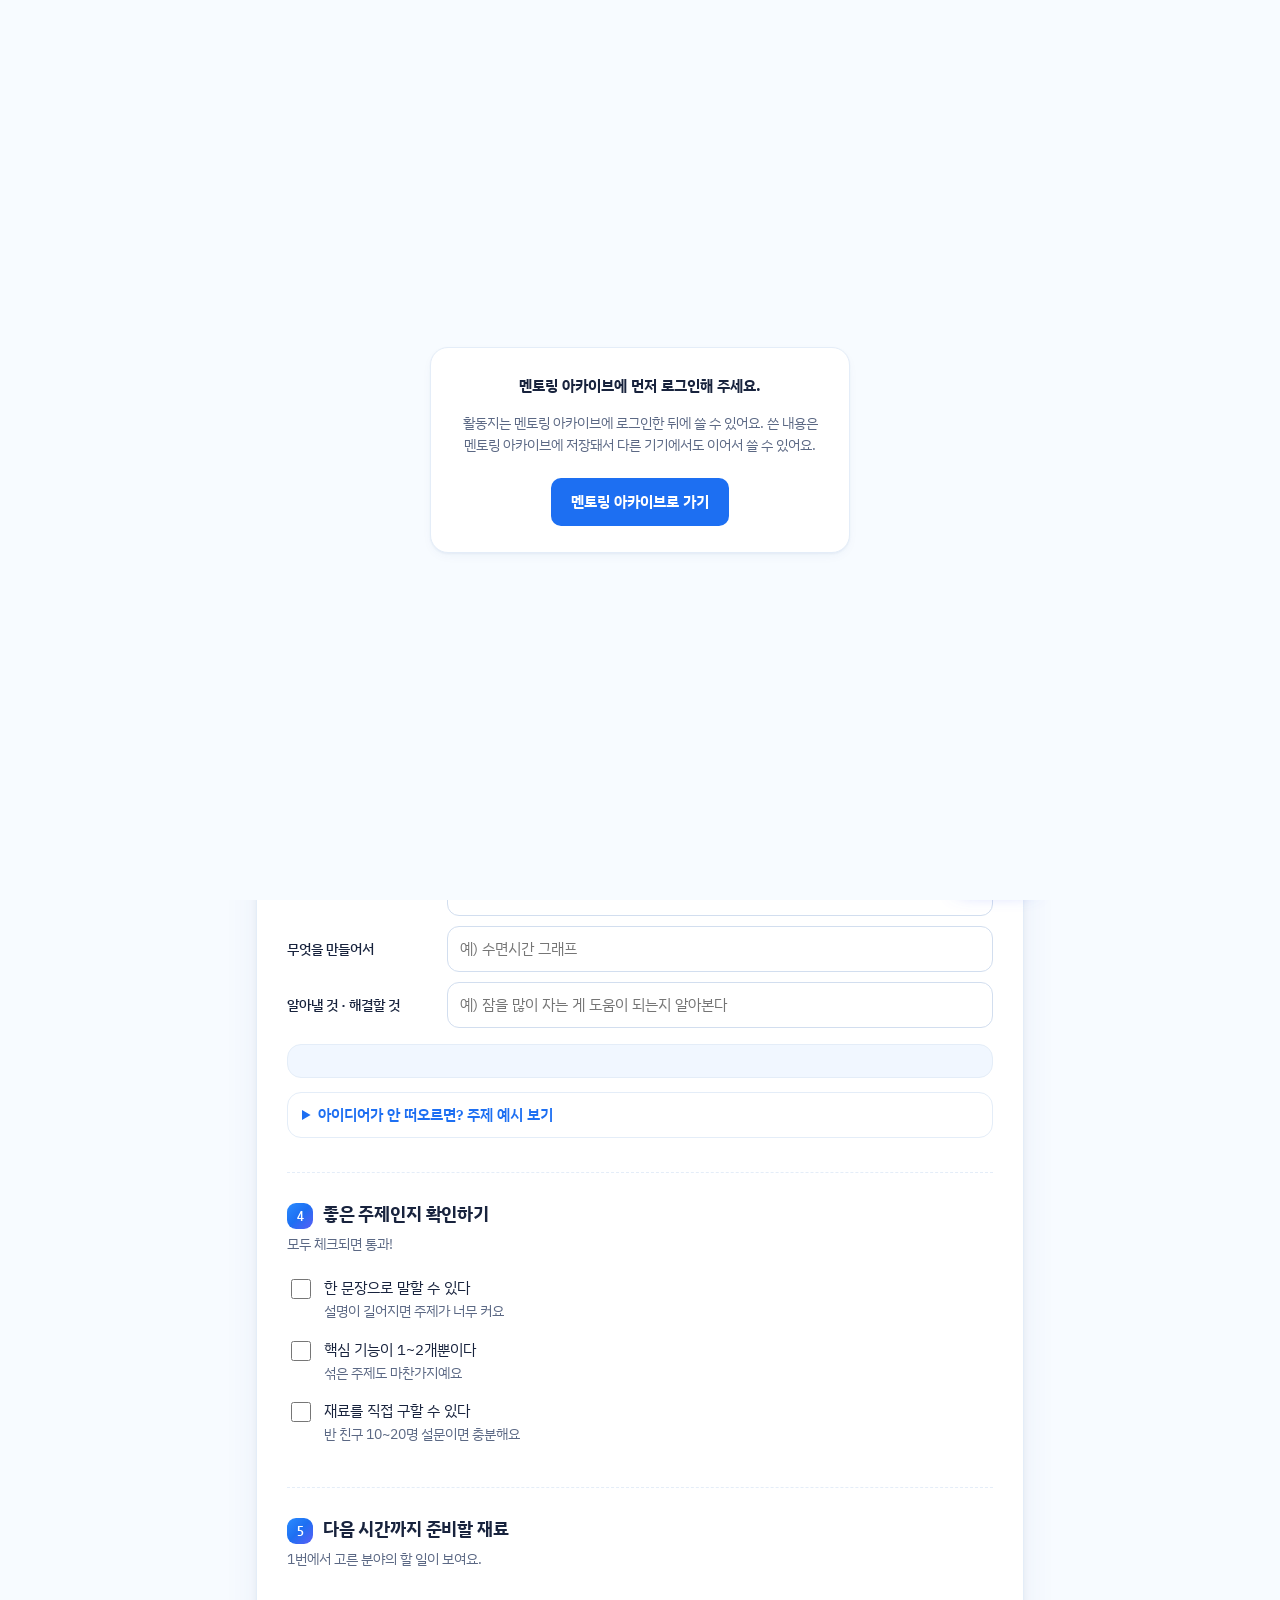
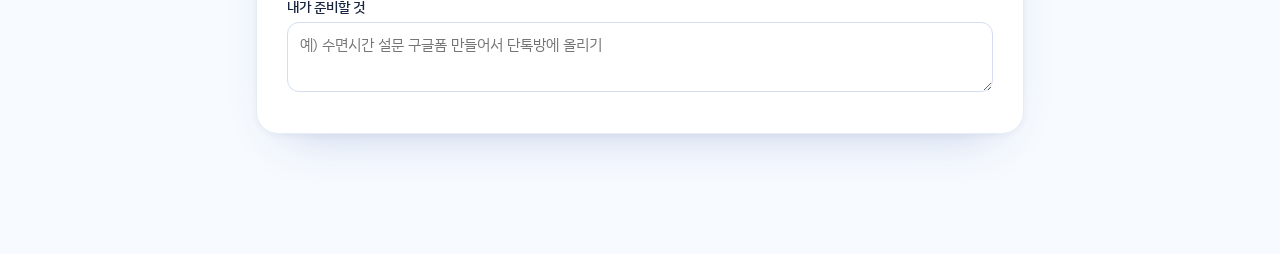
<file: week2.html>
<!DOCTYPE html>
<html lang="ko">
<head>
<meta charset="UTF-8">
<meta name="viewport" content="width=device-width, initial-scale=1, viewport-fit=cover">
<title>2주차 활동지 · 멘토링 아카이브</title>
<script src="config.js?v=20261126e"></script>
<script src="js/weeks.js?v=20261126e"></script>
<script src="js/mock.js?v=20261126e"></script>
<script src="js/api.js?v=20261126e"></script>
<script src="js/sheet-bridge.js?v=20261126e" data-week="2"></script>
<link rel="preconnect" href="https://fonts.googleapis.com">
<link rel="preconnect" href="https://fonts.gstatic.com" crossorigin>
<link href="https://fonts.googleapis.com/css2?family=IBM+Plex+Sans+KR:wght@400;500;700&display=swap" rel="stylesheet">
<style>
:root {
  --bg: #F2F2F0; --paper: #FFFFFF; --ink: #222222; --sub: #6B6B6B; --line: #D6D6D2; --soft: #F5F5F2;
  --data: #2E7D5B; --web: #D9602B; --sec: #6A4FB3; --mark: #FFE36E; --mark-ink: #222222;
  --font: 'IBM Plex Sans KR', 'Apple SD Gothic Neo', 'Malgun Gothic', sans-serif;
  color-scheme: light;
  box-sizing: border-box;
  padding-top: env(safe-area-inset-top, 0px);
  padding-bottom: env(safe-area-inset-bottom, 0px);
}
*, *::before, *::after { box-sizing: inherit; }
html { scroll-padding-top: env(safe-area-inset-top, 0px); }
body { margin: 0; background: var(--bg); color: var(--ink); font-family: var(--font); font-size: 16px; line-height: 1.6; word-break: keep-all; overflow-wrap: anywhere; }
main { max-width: 760px; margin: 0 auto; padding: 28px 18px 120px; }
.sheet { background: var(--paper); border: 1px solid var(--line); border-radius: 6px; padding: 28px 28px 32px; }

h1 { font-size: 1.75rem; line-height: 1.3; margin: 0 0 4px; font-weight: 700; }
h1 mark { background: var(--mark); color: var(--mark-ink); padding: 0 4px; }
.goal { color: var(--sub); margin: 0 0 22px; font-size: 0.95rem; }

.who { display: grid; grid-template-columns: 1fr 1fr 1fr; gap: 10px; }
.who label { font-size: 0.85rem; color: var(--sub); display: block; margin-bottom: 4px; }

input[type=text], input[type=date], textarea {
  width: 100%; font: inherit; color: var(--ink); background: var(--paper);
  border: 1px solid var(--line); border-radius: 4px; padding: 9px 11px;
}
textarea { resize: vertical; min-height: 70px; }
input:focus-visible, textarea:focus-visible, button:focus-visible, .field-btn:focus-visible, summary:focus-visible {
  outline: 3px solid var(--mark); outline-offset: 2px;
}

section { margin-top: 30px; }
h2 { font-size: 1.15rem; margin: 0 0 4px; display: flex; gap: 10px; align-items: baseline; }
h2 .n { color: var(--web); font-weight: 700; }
.hint { color: var(--sub); font-size: 0.88rem; margin: 0 0 12px; }

.fields { display: grid; grid-template-columns: repeat(3, 1fr); gap: 10px; }
.field-btn {
  text-align: left; font: inherit; color: var(--ink); background: var(--soft);
  border: 2px solid transparent; border-radius: 6px; padding: 12px 14px; cursor: pointer;
}
.field-btn strong { display: block; font-size: 1.02rem; }
.field-btn span { display: block; font-size: 0.85rem; color: var(--sub); line-height: 1.45; margin-top: 2px; }
.field-btn[data-f="data"] strong { color: var(--data); }
.field-btn[data-f="web"] strong { color: var(--web); }
.field-btn[data-f="sec"] strong { color: var(--sec); }
.field-btn[aria-pressed="true"][data-f="data"] { border-color: var(--data); background: var(--paper); }
.field-btn[aria-pressed="true"][data-f="web"] { border-color: var(--web); background: var(--paper); }
.field-btn[aria-pressed="true"][data-f="sec"] { border-color: var(--sec); background: var(--paper); }
.field-btn[aria-pressed="true"] strong::before { content: '✓ '; }
.mix { margin-top: 12px; display: none; }
.mix.on { display: block; }
.mix label, .row label { font-size: 0.9rem; font-weight: 500; display: block; margin-bottom: 4px; }
.msg { color: var(--web); font-size: 0.85rem; min-height: 1.2em; margin-top: 6px; }

.ideas { display: grid; gap: 8px; }

.blanks { display: grid; gap: 10px; }
.row { display: grid; grid-template-columns: 150px 1fr; gap: 10px; align-items: center; }
.row label { margin: 0; }
.sentence {
  margin-top: 16px; padding: 16px 18px; background: var(--soft); border-radius: 6px;
  font-size: 1.12rem; line-height: 1.9;
}
.sentence .lbl { display: block; font-size: 0.82rem; color: var(--sub); line-height: 1.4; margin-bottom: 4px; }
.sentence mark { background: var(--mark); color: var(--mark-ink); padding: 1px 4px; font-weight: 700; }
.sentence .empty { color: var(--sub); border-bottom: 2px dashed var(--line); padding: 0 18px; }

details.examples { margin-top: 14px; border: 1px solid var(--line); border-radius: 6px; }
details.examples summary { cursor: pointer; padding: 10px 14px; font-weight: 500; font-size: 0.95rem; }
.ex-body { padding: 4px 16px 14px; }
.ex-body p.tip { color: var(--sub); font-size: 0.85rem; margin: 0 0 8px; }
.ex-body h3 { font-size: 0.95rem; margin: 14px 0 4px; }
.ex-body ul { margin: 0; padding-left: 18px; font-size: 0.9rem; }
.ex-body li { margin: 3px 0; }
.ex-body li b { font-weight: 500; }
.ex-body li span { color: var(--sub); }

.checks label { display: flex; gap: 10px; align-items: flex-start; padding: 8px 0; cursor: pointer; }
.checks input { width: 20px; height: 20px; margin-top: 3px; accent-color: var(--data); flex: none; }
.checks small { display: block; color: var(--sub); font-size: 0.85rem; }

.prep { display: grid; gap: 8px; margin-bottom: 12px; }
.prep div { background: var(--soft); border-radius: 6px; padding: 10px 14px; font-size: 0.92rem; }
.prep b { display: block; }
.prep .none { color: var(--sub); }

.bar {
  position: fixed; left: 0; right: 0; bottom: 0; background: var(--paper); border-top: 1px solid var(--line);
  padding: 12px 18px calc(12px + env(safe-area-inset-bottom, 0px));
}
.bar-in { max-width: 760px; margin: 0 auto; display: flex; gap: 10px; align-items: center; }
.bar .saved { color: var(--sub); font-size: 0.82rem; flex: 1; }
button.primary, button.ghost {
  font: inherit; font-weight: 700; border-radius: 6px; padding: 11px 20px; cursor: pointer; border: none;
}
button.primary { background: var(--ink); color: var(--paper); }
button.ghost { background: transparent; color: var(--sub); border: 1px solid var(--line); font-weight: 500; }

.modal { position: fixed; inset: 0; background: rgba(0,0,0,.55); display: none; align-items: center; justify-content: center; padding: 18px; z-index: 30; }
.modal.on { display: flex; }
.modal-box { background: var(--paper); border-radius: 8px; max-width: 560px; width: 100%; max-height: 92vh; overflow: auto; padding: 18px; }
.modal-box img { width: 100%; border: 1px solid var(--line); border-radius: 4px; display: block; }
.modal-box p { font-size: 0.88rem; color: var(--sub); margin: 10px 0; }
.modal-actions { display: flex; gap: 10px; justify-content: flex-end; flex-wrap: wrap; }

@media (max-width: 640px) {
  .sheet { padding: 20px 16px 24px; }
  h1 { font-size: 1.45rem; }
  .who { grid-template-columns: 1fr 1fr; }
  .who .date { grid-column: 1 / -1; }
  .fields { grid-template-columns: 1fr; }
  .row { grid-template-columns: 1fr; gap: 4px; }
  .bar .saved { display: none; }
  .bar-in button { flex: 1; }
}
@media (prefers-reduced-motion: no-preference) {
  .field-btn { transition: border-color .15s, background .15s; }
}
</style>
<link rel="stylesheet" href="https://fonts.googleapis.com/css2?family=IBM+Plex+Sans+KR:wght@400;500;600;700&family=Nanum+Gothic+Coding:wght@400;700&display=swap">
<link rel="stylesheet" href="css/sheet.css?v=20261126e">
</head>
<body>
<main>
  <div class="sheet">
    <h1>AI 프로젝트 멘토링 <mark>활동지</mark></h1>
    <p class="goal">분야를 고르고, 내 프로젝트 주제를 한 문장으로 정해요. 쓰는 대로 멘토링 아카이브에 저장되고, 다 쓰면 아래 [제출하기]를 눌러요.</p>

    <div class="who">
      <div><label for="sid">학번</label><input type="text" id="sid" inputmode="numeric" autocomplete="off"></div>
      <div><label for="sname">이름</label><input type="text" id="sname" autocomplete="off"></div>
      <div class="date"><label for="sdate">일자</label><input type="date" id="sdate"></div>
    </div>

    <section>
      <h2><span class="n">1</span>나의 분야 고르기</h2>
      <p class="hint">1개 또는 2개를 고르세요. 두 분야를 섞어도 돼요!</p>
      <div class="fields">
        <button type="button" class="field-btn" data-f="data" aria-pressed="false"><strong>① 데이터 분석</strong><span>설문을 모아 평균·순위를 구하고 그래프로 보여주기</span></button>
        <button type="button" class="field-btn" data-f="web" aria-pressed="false"><strong>② 미니 웹앱</strong><span>버튼을 누르면 결과가 나오는 작은 웹 프로그램</span></button>
        <button type="button" class="field-btn" data-f="sec" aria-pressed="false"><strong>③ AI 윤리·보안</strong><span>보안·개인정보 문제점과 해결 방법을 알리는 캠페인</span></button>
      </div>
      <div class="msg" id="fieldMsg" role="status"></div>
      <div class="mix" id="mixBox">
        <label for="mix">두 분야를 어떻게 섞을까요?</label>
        <input type="text" id="mix" placeholder="예) 데이터 분석 결과를 웹앱으로 보여주기">
      </div>
    </section>

    <section>
      <h2><span class="n">2</span>아이디어 꺼내기</h2>
      <p class="hint">평소에 불편했거나 궁금했던 것 2가지를 적어요.</p>
      <div class="ideas">
        <input type="text" id="idea1" placeholder="예) 시험 기간에 공부 계획 세우기가 귀찮다" aria-label="아이디어 1">
        <input type="text" id="idea2" placeholder="예) 우리 반은 몇 시에 자는지 궁금하다" aria-label="아이디어 2">
      </div>
    </section>

    <section>
      <h2><span class="n">3</span>주제를 한 문장으로</h2>
      <p class="hint">빈칸을 채우면 아래에 문장이 완성돼요.</p>
      <div class="blanks">
        <div class="row"><label for="who">누구를 위해</label><input type="text" id="who" placeholder="예) 우리 반 친구들"></div>
        <div class="row"><label for="what">무엇을 만들어서</label><input type="text" id="what" placeholder="예) 수면시간 그래프"></div>
        <div class="row"><label for="goal">알아낼 것 · 해결할 것</label><input type="text" id="goal" placeholder="예) 잠을 많이 자는 게 도움이 되는지 알아본다"></div>
      </div>
      <div class="sentence" id="sentence" aria-live="polite"></div>

      <details class="examples">
        <summary>아이디어가 안 떠오르면? 주제 예시 보기</summary>
        <div class="ex-body">
          <p class="tip">그대로 쓰지 말고, 대상이나 내용을 나에게 맞게 바꿔 보세요!</p>
          <h3 style="color:var(--data)">① 데이터 분석</h3>
          <ul>
            <li><b>우리 반 등교 시간 분포</b> <span>몇 시에 가장 많이 도착하는지</span></li>
            <li><b>급식 메뉴 선호도 순위</b> <span>인기 메뉴 TOP 5 막대그래프</span></li>
            <li><b>스마트폰 사용시간과 수면시간</b> <span>폰을 오래 쓰면 잠이 줄어드는지</span></li>
            <li><b>아침 식사와 오전 피곤함</b> <span>아침을 먹으면 덜 피곤한지</span></li>
            <li><b>공부 장소별 집중도</b> <span>집·독서실·카페 중 어디가 좋은지</span></li>
          </ul>
          <h3 style="color:var(--web)">② 미니 웹앱</h3>
          <ul>
            <li><b>시험 D-day 공부량 계산기</b> <span>하루 공부량 알려주기</span></li>
            <li><b>오늘의 영단어 퀴즈</b> <span>단어 5개 랜덤 출제</span></li>
            <li><b>랜덤 점심메뉴 추천기</b> <span>버튼 한 번으로 메뉴 고르기</span></li>
            <li><b>용돈 기입장 계산기</b> <span>수입·지출 넣으면 남은 돈</span></li>
            <li><b>수행평가 마감일 정리판</b> <span>급한 순서대로 정렬</span></li>
          </ul>
          <h3 style="color:var(--sec)">③ AI 윤리·보안 캠페인</h3>
          <ul>
            <li><b>같은 비밀번호, 괜찮을까?</b> <span>한 곳이 털리면 생기는 문제와 해결 방법</span></li>
            <li><b>SNS에 올려도 될까?</b> <span>교복·위치·얼굴 노출 문제와 대처법</span></li>
            <li><b>AI 가짜 사진·영상 구별하기</b> <span>딥페이크의 위험과 구별 방법</span></li>
            <li><b>수상한 문자, 누르지 마세요</b> <span>사칭 문자의 문제점과 대처법</span></li>
            <li><b>AI로 숙제, 어디까지 괜찮을까?</b> <span>올바르게 쓰는 기준 알리기</span></li>
          </ul>
          <h3>섞은 예시</h3>
          <ul>
            <li><b>데이터 분석 + 윤리·보안</b> <span>같은 비밀번호 사용 설문 → 그래프를 캠페인 근거로</span></li>
            <li><b>윤리·보안 → 미니 웹앱</b> <span>SNS 캠페인을 OX 퀴즈 웹앱으로</span></li>
            <li><b>데이터 분석 → 미니 웹앱</b> <span>급식 선호도 결과를 보여주는 웹 페이지</span></li>
          </ul>
        </div>
      </details>
    </section>

    <section>
      <h2><span class="n">4</span>좋은 주제인지 확인하기</h2>
      <p class="hint">모두 체크되면 통과!</p>
      <div class="checks">
        <label><input type="checkbox" id="c1"><span>한 문장으로 말할 수 있다<small>설명이 길어지면 주제가 너무 커요</small></span></label>
        <label><input type="checkbox" id="c2"><span>핵심 기능이 1~2개뿐이다<small>섞은 주제도 마찬가지예요</small></span></label>
        <label><input type="checkbox" id="c3"><span>재료를 직접 구할 수 있다<small>반 친구 10~20명 설문이면 충분해요</small></span></label>
      </div>
    </section>

    <section>
      <h2><span class="n">5</span>다음 시간까지 준비할 재료</h2>
      <p class="hint">1번에서 고른 분야의 할 일이 보여요.</p>
      <div class="prep" id="prep"></div>
      <label for="mine" style="font-size:.9rem;font-weight:500;display:block;margin-bottom:4px">내가 준비할 것</label>
      <textarea id="mine" placeholder="예) 수면시간 설문 구글폼 만들어서 단톡방에 올리기"></textarea>
    </section>
  </div>
</main>

<div class="bar"><div class="bar-in">
  <span class="saved" id="savedNote">쓰는 내용은 멘토링 아카이브에 자동으로 저장돼요</span>
  <button type="button" class="ghost" id="resetBtn">새로 쓰기</button>
  <button type="button" class="primary" id="saveBtn">제출하기</button>
</div></div>

<div class="modal" id="modal" role="dialog" aria-modal="true" aria-labelledby="modalTitle">
  <div class="modal-box">
    <h2 id="modalTitle" style="margin-bottom:10px">제출 완료</h2>
    <img id="preview" alt="작성한 활동지 이미지">
    <p id="modalNote">휴대폰에서는 이미지를 길게 눌러 사진에 저장할 수도 있어요.</p>
    <div class="modal-actions">
      <button type="button" class="ghost" id="closeBtn">닫기</button>
      <button type="button" class="primary" id="dlBtn">이미지로 받기</button>
    </div>
  </div>
</div>


<script>
const FIELDS = {
  data: { name: '① 데이터 분석', color: '#18804F',
          prep: '설문 질문 3개를 구글폼으로 만들어 반 단톡방에 올리기 (이름·학번은 받지 않기)' },
  web:  { name: '② 미니 웹앱', color: '#C75A1E',
          prep: '화면을 종이에 그리고, "입력 → 계산 규칙 → 출력"을 한 줄로 적기' },
  sec:  { name: '③ AI 윤리·보안', color: '#6A4FB3',
          prep: '문제점 2~3개와 해결 방법을 조사하고, 찾은 곳(출처) 적기' },
};
const TEXT_IDS = ['sid','sname','sdate','mix','idea1','idea2','who','what','goal','mine'];
const CHECK_IDS = ['c1','c2','c3'];
const KEY = SheetBridge.key('mentoring-worksheet-draft');
const $ = id => document.getElementById(id);
let picked = [];
let lastBlob = null, lastName = '';

function esc(s) { return String(s).replace(/[&<>"']/g, c => ({'&':'&amp;','<':'&lt;','>':'&gt;','"':'&quot;',"'":'&#39;'}[c])); }
function today() { const d = new Date(); return new Date(d.getTime() - d.getTimezoneOffset()*60000).toISOString().slice(0,10); }

function renderFields() {
  document.querySelectorAll('.field-btn').forEach(b => b.setAttribute('aria-pressed', picked.includes(b.dataset.f)));
  $('mixBox').classList.toggle('on', picked.length === 2);
  const prep = $('prep');
  if (!picked.length) { prep.innerHTML = '<div class="none">1번에서 분야를 먼저 골라 주세요.</div>'; return; }
  prep.innerHTML = picked.map(f => `<div><b style="color:var(--${f})">${FIELDS[f].name}</b>${esc(FIELDS[f].prep)}</div>`).join('');
}

const josa = (w, a, b) => { const c = String(w).trim().slice(-1).charCodeAt(0); return c >= 0xAC00 && c <= 0xD7A3 && (c - 0xAC00) % 28 ? a : b; };
function sentenceHTML(who, what, goal, emptyClass) {
  const part = (v, ph) => v ? `<mark>${esc(v)}</mark>` : `<span class="${emptyClass}">${ph}</span>`;
  // 조사는 앞 낱말에 맞춰요 (친구들을 / 그래프를), 끝이 '~다'로 끝나면 '한다'를 붙이지 않아요
  const j = (v, ph) => josa(v || ph, '을', '를');
  const end = (goal && /다\.?$/.test(goal) ? '' : '한다') + (goal && /\.$/.test(goal) ? '' : '.');
  return `나는 ${part(who,'누구')}${j(who,'누구')} 위해 ${part(what,'무엇')}${j(what,'무엇')} 만들어서 ${part(goal,'무엇을 알아내거나 해결')}${end}`;
}
function renderSentence() {
  $('sentence').innerHTML = '<span class="lbl">완성된 문장</span>' + sentenceHTML($('who').value.trim(), $('what').value.trim(), $('goal').value.trim(), 'empty');
}

function collect() {
  const d = { picked };
  TEXT_IDS.forEach(id => d[id] = $(id).value);
  CHECK_IDS.forEach(id => d[id] = $(id).checked);
  return d;
}
function save() {
  try { localStorage.setItem(KEY, JSON.stringify(collect())); } catch (e) {}
}
function load() {
  let d = null;
  try { d = JSON.parse(localStorage.getItem(KEY) || 'null'); } catch (e) {}
  if (d) {
    picked = Array.isArray(d.picked) ? d.picked.filter(f => FIELDS[f]).slice(0,2) : [];
    TEXT_IDS.forEach(id => { if (typeof d[id] === 'string') $(id).value = d[id]; });
    CHECK_IDS.forEach(id => $(id).checked = !!d[id]);
  }
  if (!$('sdate').value) $('sdate').value = today();
}

document.querySelectorAll('.field-btn').forEach(b => b.addEventListener('click', () => {
  const f = b.dataset.f;
  $('fieldMsg').textContent = '';
  if (picked.includes(f)) picked = picked.filter(x => x !== f);
  else if (picked.length >= 2) { $('fieldMsg').textContent = '최대 2개까지 고를 수 있어요. 하나를 먼저 해제해 주세요.'; return; }
  else picked.push(f);
  renderFields(); save();
}));
TEXT_IDS.forEach(id => $(id).addEventListener('input', () => { if (['who','what','goal'].includes(id)) renderSentence(); save(); }));
CHECK_IDS.forEach(id => $(id).addEventListener('change', save));

$('resetBtn').addEventListener('click', () => {
  if (!confirm('지금 쓴 내용을 모두 지우고 새로 쓸까요?')) return;
  picked = [];
  TEXT_IDS.forEach(id => $(id).value = '');
  CHECK_IDS.forEach(id => $(id).checked = false);
  $('sdate').value = today();
  try { localStorage.removeItem(KEY); } catch (e) {}
  renderFields(); renderSentence();
  window.scrollTo(0, 0);
});

function fmtDate(v) {
  if (!v) return '';
  const [y,m,d] = v.split('-');
  return `${Number(m)}월 ${Number(d)}일`;
}
// ---- 이미지 만들기: 캔버스에 직접 그려서 줄바꿈과 형광펜이 정확하게 나오도록 ----
const CW = 760, PAD = 40, SCALE = 2;
const CFONT = "'IBM Plex Sans KR', 'Apple SD Gothic Neo', 'Malgun Gothic', sans-serif";
function setFont(ctx, size, bold) { ctx.font = `${bold ? 700 : 400} ${size}px ${CFONT}`; }
function trimTrail(lines) { const l = lines[lines.length - 1]; while (l.length && l[l.length - 1].space) l.pop(); }

function layoutRuns(ctx, runs, size, maxW) {
  const lines = [[]]; let x = 0;
  for (const run of runs) {
    setFont(ctx, size, run.bold);
    if (run.mark && x > 0) x += 4;
    for (const tok of run.text.split(/(\s+)/).filter(t => t)) {
      const w = ctx.measureText(tok).width;
      if (/^\s+$/.test(tok)) {
        if (x === 0) continue;
        lines[lines.length - 1].push({ x, w, text: tok, run, space: true }); x += w; continue;
      }
      if (x + w > maxW && x > 0) { trimTrail(lines); lines.push([]); x = 0; }
      if (w > maxW) {
        for (const ch of tok) {
          const cw = ctx.measureText(ch).width;
          if (x + cw > maxW && x > 0) { lines.push([]); x = 0; }
          lines[lines.length - 1].push({ x, w: cw, text: ch, run }); x += cw;
        }
        continue;
      }
      lines[lines.length - 1].push({ x, w, text: tok, run }); x += w;
    }
    if (run.mark) x += 4;
  }
  trimTrail(lines);
  return lines;
}
function drawLines(ctx, lines, x0, y0, size, lineH) {
  lines.forEach((line, i) => {
    const mid = y0 + i * lineH + lineH / 2;
    line.forEach(it => {
      if (it.run.mark) { ctx.fillStyle = '#FFE36E'; ctx.fillRect(x0 + it.x - 3, mid - size * 0.72, it.w + 6, size * 1.44); }
    });
    line.forEach(it => {
      if (it.space) return;
      setFont(ctx, size, it.run.bold);
      ctx.fillStyle = it.run.color || '#1B2130';
      ctx.fillText(it.text, x0 + it.x, mid);
    });
  });
  return lines.length * lineH;
}
function rrect(ctx, x, y, w, h, r, color) {
  ctx.fillStyle = color; ctx.beginPath();
  ctx.moveTo(x + r, y); ctx.lineTo(x + w - r, y); ctx.quadraticCurveTo(x + w, y, x + w, y + r);
  ctx.lineTo(x + w, y + h - r); ctx.quadraticCurveTo(x + w, y + h, x + w - r, y + h);
  ctx.lineTo(x + r, y + h); ctx.quadraticCurveTo(x, y + h, x, y + h - r);
  ctx.lineTo(x, y + r); ctx.quadraticCurveTo(x, y, x + r, y); ctx.closePath(); ctx.fill();
}

async function makeImage() {
  try {
    await Promise.all([document.fonts.load("400 16px 'IBM Plex Sans KR'", '가'), document.fonts.load("700 16px 'IBM Plex Sans KR'", '가')]);
  } catch (e) {}
  const H = 4000;
  const c = document.createElement('canvas'); c.width = CW * SCALE; c.height = H * SCALE;
  const ctx = c.getContext('2d'); ctx.scale(SCALE, SCALE);
  ctx.fillStyle = '#FFFDF7'; ctx.fillRect(0, 0, CW, H);
  ctx.textBaseline = 'middle'; ctx.textAlign = 'left';
  const maxW = CW - PAD * 2;
  const v = id => $(id).value.trim();
  const GREY = '#6B6B6B', EMPTY_C = '#B0B0AC';
  const val = s => s ? { text: s } : { text: '(비어 있음)', color: EMPTY_C };
  const markOr = (s, ph) => s ? { text: s, mark: true, bold: true } : { text: '(' + ph + ')', color: EMPTY_C };
  let y = 36;
  const para = (runs, size = 15, lineH = 25, x = PAD, w = maxW) => { y += drawLines(ctx, layoutRuns(ctx, runs, size, w), x, y, size, lineH); };
  const box = (runs, size, lineH, padX, padY) => {
    const lines = layoutRuns(ctx, runs, size, maxW - padX * 2);
    const h = lines.length * lineH + padY * 2;
    rrect(ctx, PAD, y, maxW, h, 5, '#FAF7EF');
    drawLines(ctx, lines, PAD + padX, y + padY, size, lineH);
    y += h;
  };
  const head = (n, t) => { y += 22; para([{ text: n + '  ', bold: true, color: '#2D5BD0' }, { text: t, bold: true, color: GREY }], 14, 22); y += 4; };

  para([{ text: 'AI 프로젝트 멘토링 ', bold: true }, { text: '활동지', bold: true, mark: true }], 26, 40);
  y += 12;
  box([{ text: '학번  ', color: GREY }, val(v('sid')), { text: '        이름  ', color: GREY }, val(v('sname')),
       { text: '        일자  ', color: GREY }, val(fmtDate(v('sdate')))], 15, 24, 14, 10);

  head('1', '나의 분야');
  if (picked.length) {
    let x = PAD;
    picked.forEach(f => {
      setFont(ctx, 15, true);
      const w = ctx.measureText(FIELDS[f].name).width + 26;
      rrect(ctx, x, y, w, 30, 15, FIELDS[f].color);
      ctx.fillStyle = '#FFFFFF'; ctx.fillText(FIELDS[f].name, x + 13, y + 15);
      x += w + 8;
    });
    y += 30;
    if (picked.length === 2) { y += 6; para([{ text: '섞는 방법: ' }, val(v('mix'))]); }
  } else para([val('')]);

  head('2', '아이디어');
  para([{ text: '· ' }, val(v('idea1'))]);
  para([{ text: '· ' }, val(v('idea2'))]);

  head('3', '나의 주제');
  box([{ text: '나는 ' }, markOr(v('who'), '누구'), { text: josa(v('who') || '누구', '을', '를') + ' 위해 ' }, markOr(v('what'), '무엇'),
       { text: josa(v('what') || '무엇', '을', '를') + ' 만들어서 ' }, markOr(v('goal'), '무엇을 알아내거나 해결'),
       { text: (/다\.?$/.test(v('goal')) ? '' : '한다') + (/\.$/.test(v('goal')) ? '' : '.') }], 19, 36, 18, 14);

  head('4', '주제 점검');
  [['c1', '한 문장으로 말할 수 있다'], ['c2', '핵심 기능이 1~2개뿐이다'], ['c3', '재료를 직접 구할 수 있다']].forEach(([id, t]) => {
    const on = $(id).checked, mid = y + 12.5;
    ctx.lineWidth = 2.2; ctx.lineCap = 'round'; ctx.lineJoin = 'round';
    if (on) { ctx.strokeStyle = '#18804F'; ctx.beginPath(); ctx.moveTo(PAD + 2, mid); ctx.lineTo(PAD + 7, mid + 5); ctx.lineTo(PAD + 15, mid - 6); ctx.stroke(); }
    else { ctx.strokeStyle = EMPTY_C; ctx.beginPath(); ctx.arc(PAD + 8, mid, 6, 0, Math.PI * 2); ctx.stroke(); }
    para([{ text: t, color: on ? '#1B2130' : GREY }], 15, 25, PAD + 26, maxW - 26);
  });

  head('5', '다음 시간까지 준비할 재료');
  picked.forEach(f => para([{ text: '· ' }, { text: FIELDS[f].prep }]));
  y += 4;
  para([{ text: '내가 준비할 것: ', bold: true }, val(v('mine'))]);

  y += 26;
  setFont(ctx, 12, false); ctx.fillStyle = '#9A9A96'; ctx.textAlign = 'right';
  ctx.fillText('AI 프로젝트 멘토링 아카이브 · 2주차', CW - PAD, y); ctx.textAlign = 'left';
  y += 30;

  const out = document.createElement('canvas'); out.width = CW * SCALE; out.height = Math.ceil(y * SCALE);
  out.getContext('2d').drawImage(c, 0, 0, out.width, out.height, 0, 0, out.width, out.height);
  return out;
}

$('saveBtn').addEventListener('click', async () => {
  const btn = $('saveBtn');
  btn.disabled = true; btn.textContent = '만드는 중…';
  try {
    const canvas = await makeImage();
    lastBlob = await new Promise(r => canvas.toBlob(r, 'image/png'));
    const nm = $('sname').value.trim() || '이름없음';
    lastName = `활동지_${nm}_${$('sdate').value || today()}.png`.replace(/[\\/:*?"<>|]/g, '');
    $('preview').src = canvas.toDataURL('image/png');
    const sub = await SheetBridge.submit(canvas); $('modalNote').textContent = sub.msg;
    $('modal').classList.add('on');
    if ($('dlBtn').style.display !== 'none') $('dlBtn').focus();
  } catch (e) {
    alert('이미지를 만들지 못했어요. 다시 한 번 눌러 주세요.');
  } finally {
    btn.disabled = false; btn.textContent = '제출하기';
  }
});

let downloads = null;
(async () => {
  try { downloads = window.claude && window.claude.use ? await window.claude.use('downloads') : null; } catch (e) { downloads = null; }
  if (!downloads) {
    $('modalNote').textContent = '이미지를 길게 누르거나(휴대폰) 마우스 오른쪽 버튼을 눌러(컴퓨터) 저장하세요.';
  }
})();

$('dlBtn').addEventListener('click', async () => {
  if (!lastBlob) return;
  if (!downloads) { SheetBridge.download(lastBlob, lastName); return; }
  try {
    await downloads.save({ filename: lastName, data: lastBlob });
    $('modalNote').textContent = '저장했어요!';
  } catch (e) {
    if (e && e.code === 'declined') return;
    if (e && e.code === 'rate_limited') { $('modalNote').textContent = '잠시 후 다시 눌러 주세요.'; return; }
    $('modalNote').textContent = '파일 저장이 안 되면 이미지를 길게 누르거나 오른쪽 버튼을 눌러 저장하세요.';
  }
});
function closeModal() { $('modal').classList.remove('on'); $('saveBtn').focus(); }
$('closeBtn').addEventListener('click', closeModal);
$('modal').addEventListener('click', e => { if (e.target === $('modal')) closeModal(); });
document.addEventListener('keydown', e => { if (e.key === 'Escape' && $('modal').classList.contains('on')) closeModal(); });

SheetBridge.start(KEY, () => { load(); renderFields(); renderSentence(); });
</script>
</body>
</html>
</file>
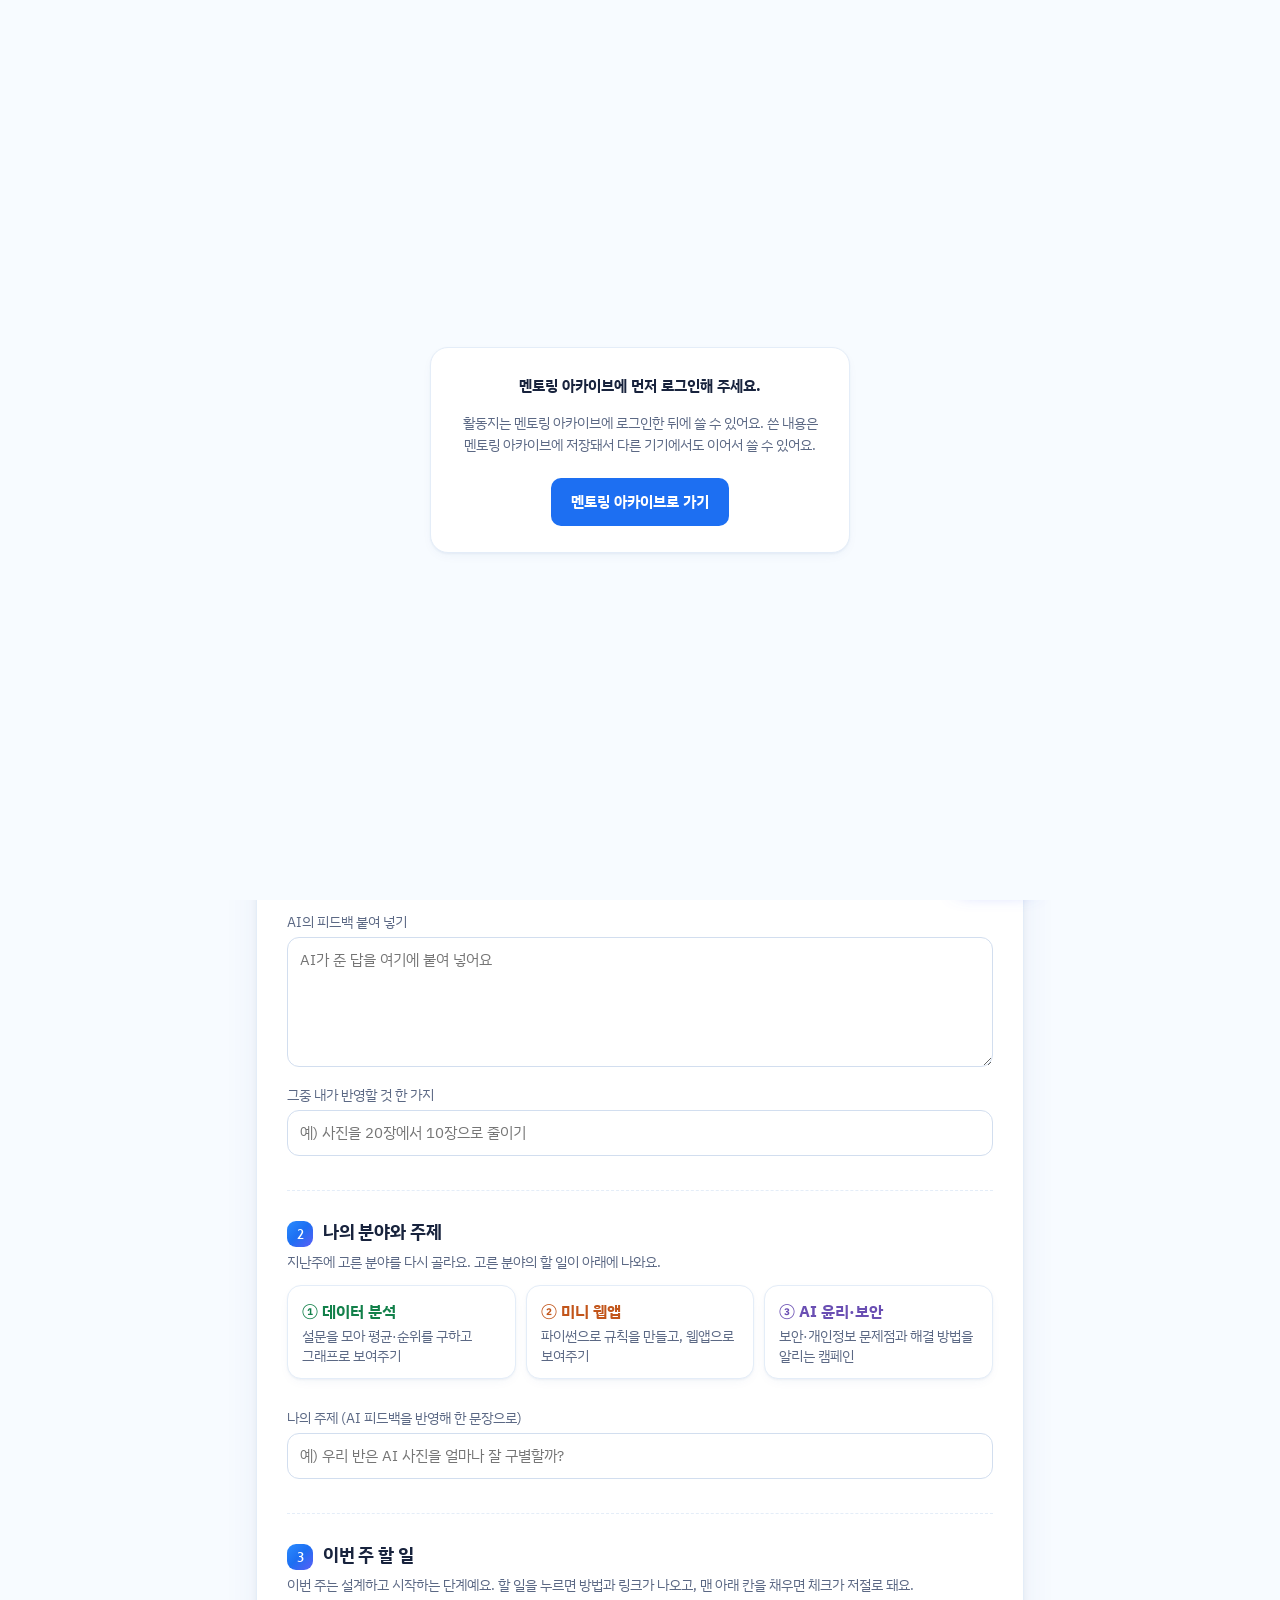
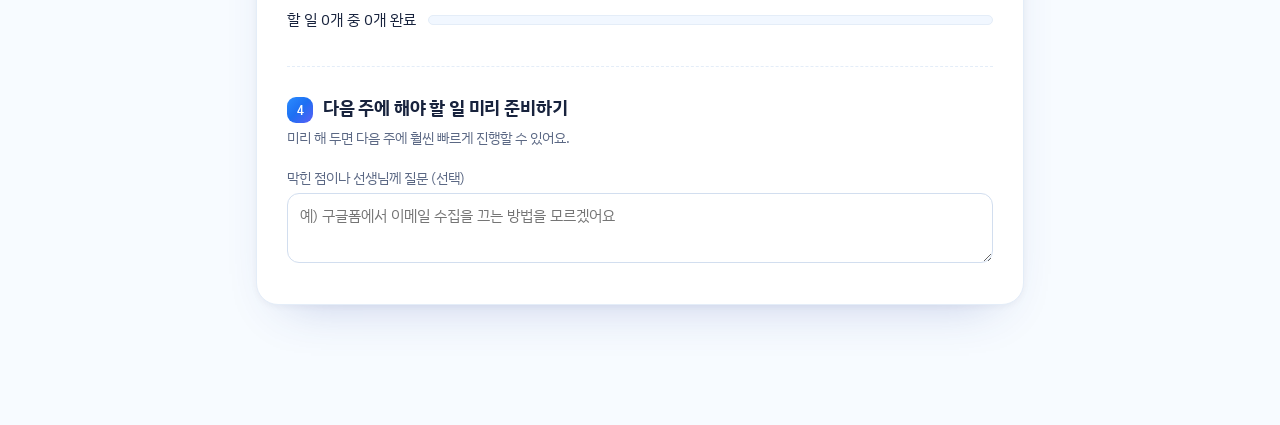
<file: week3.html>
<!DOCTYPE html>
<html lang="ko">
<head>
<meta charset="UTF-8">
<meta name="viewport" content="width=device-width, initial-scale=1, viewport-fit=cover">
<title>3주차 활동지 · 멘토링 아카이브</title>
<script src="config.js?v=20261126e"></script>
<script src="js/weeks.js?v=20261126e"></script>
<script src="js/mock.js?v=20261126e"></script>
<script src="js/api.js?v=20261126e"></script>
<script src="js/sheet-bridge.js?v=20261126e" data-week="3"></script>
<link rel="preconnect" href="https://fonts.googleapis.com">
<link rel="preconnect" href="https://fonts.gstatic.com" crossorigin>
<link href="https://fonts.googleapis.com/css2?family=IBM+Plex+Sans+KR:wght@400;500;700&display=swap" rel="stylesheet">
<style>
:root {
  --bg: #F2F2F0; --paper: #FFFFFF; --ink: #222222; --sub: #6B6B6B; --line: #D6D6D2; --soft: #F5F5F2;
  --data: #2E7D5B; --web: #D9602B; --sec: #6A4FB3; --mark: #FFE36E; --mark-ink: #222222; --done: #2E7D5B;
  --font: 'IBM Plex Sans KR', 'Apple SD Gothic Neo', 'Malgun Gothic', sans-serif;
  color-scheme: light;
  box-sizing: border-box;
  padding-top: env(safe-area-inset-top, 0px);
  padding-bottom: env(safe-area-inset-bottom, 0px);
}
*, *::before, *::after { box-sizing: inherit; }
html { scroll-padding-top: env(safe-area-inset-top, 0px); }
body { margin: 0; background: var(--bg); color: var(--ink); font-family: var(--font); font-size: 16px; line-height: 1.6; word-break: keep-all; overflow-wrap: anywhere; }
main { max-width: 760px; margin: 0 auto; padding: 28px 18px 120px; }
.sheet { background: var(--paper); border: 1px solid var(--line); border-radius: 6px; padding: 28px 28px 32px; }

h1 { font-size: 1.75rem; line-height: 1.3; margin: 0 0 4px; font-weight: 700; }
h1 mark { background: var(--mark); color: var(--mark-ink); padding: 0 4px; }
.goal { color: var(--sub); margin: 0 0 22px; font-size: 0.95rem; }

.who { display: grid; grid-template-columns: 1fr 1fr 1fr; gap: 10px; }
.who label, .lab { font-size: 0.85rem; color: var(--sub); display: block; margin-bottom: 4px; }

input[type=text], input[type=url], input[type=date], textarea, select {
  width: 100%; font: inherit; color: var(--ink); background: var(--paper);
  border: 1px solid var(--line); border-radius: 4px; padding: 9px 11px;
}
textarea { resize: vertical; min-height: 70px; }
input:focus-visible, textarea:focus-visible, select:focus-visible, button:focus-visible, a:focus-visible {
  outline: 3px solid var(--mark); outline-offset: 2px;
}

section { margin-top: 32px; }
h2 { font-size: 1.15rem; margin: 0 0 4px; display: flex; gap: 10px; align-items: baseline; }
h2 .n { color: var(--web); font-weight: 700; }
.hint { color: var(--sub); font-size: 0.88rem; margin: 0 0 12px; }

/* AI feedback */
.steps-mini { margin: 0 0 12px; padding-left: 20px; font-size: 0.95rem; }
.steps-mini li { margin: 4px 0; }
.ai-links { display: inline-flex; gap: 8px; flex-wrap: wrap; margin-left: 4px; }
.prompt-box { position: relative; background: var(--soft); border-radius: 6px; padding: 14px 16px; margin-bottom: 12px; }
.prompt-box textarea { background: transparent; border: none; padding: 0; min-height: 0; resize: none; font-size: 0.92rem; line-height: 1.7; height: 320px; }
.prompt-box .copy { margin-top: 8px; }
.copied { color: var(--done); font-size: 0.85rem; margin-left: 8px; }

/* fields */
.fields { display: grid; grid-template-columns: repeat(3, 1fr); gap: 10px; }
.field-btn {
  text-align: left; font: inherit; color: var(--ink); background: var(--soft);
  border: 2px solid transparent; border-radius: 6px; padding: 12px 14px; cursor: pointer;
}
.field-btn strong { display: block; font-size: 1.02rem; }
.field-btn span { display: block; font-size: 0.85rem; color: var(--sub); line-height: 1.45; margin-top: 2px; }
.field-btn[data-f="data"] strong { color: var(--data); }
.field-btn[data-f="web"] strong { color: var(--web); }
.field-btn[data-f="sec"] strong { color: var(--sec); }
.field-btn[aria-pressed="true"][data-f="data"] { border-color: var(--data); background: var(--paper); }
.field-btn[aria-pressed="true"][data-f="web"] { border-color: var(--web); background: var(--paper); }
.field-btn[aria-pressed="true"][data-f="sec"] { border-color: var(--sec); background: var(--paper); }
.field-btn[aria-pressed="true"] strong::before { content: '✓ '; }
.msg { color: var(--web); font-size: 0.85rem; min-height: 1.2em; margin-top: 6px; }

/* tasks */
.progress { display: flex; align-items: center; gap: 12px; margin: 4px 0 14px; font-size: 0.92rem; }
.progress .track { flex: 1; height: 8px; background: var(--soft); border-radius: 4px; overflow: hidden; }
.progress .fill { height: 100%; background: var(--done); width: 0; }
.group-title { font-weight: 700; margin: 18px 0 6px; font-size: 1rem; }
.task { border: 1px solid var(--line); border-radius: 6px; margin-bottom: 8px; background: var(--paper); }
.task.done { border-color: color-mix(in srgb, var(--done) 45%, var(--line)); }
.task-head {
  width: 100%; display: flex; align-items: center; gap: 12px; text-align: left; font: inherit; color: var(--ink);
  background: none; border: none; padding: 12px 14px; cursor: pointer;
}
.box {
  flex: none; width: 22px; height: 22px; border-radius: 4px; border: 2px solid var(--line);
  display: inline-flex; align-items: center; justify-content: center; background: var(--paper);
}
.task.done .box { background: var(--done); border-color: var(--done); }
.task.done .box::after { content: ''; width: 6px; height: 11px; border: solid #fff; border-width: 0 2.5px 2.5px 0; transform: rotate(45deg) translate(-1px, -1px); }
.task-title { flex: 1; font-weight: 500; }
.task.done .task-title { color: var(--sub); }
.chev { color: var(--sub); font-size: 0.85rem; flex: none; }
.task-head[aria-expanded="true"] .chev { transform: rotate(90deg); }
.task-body { display: none; padding: 2px 16px 16px 48px; }
.task-head[aria-expanded="true"] + .task-body { display: block; }
.task-body p { margin: 0 0 8px; font-size: 0.93rem; }
.task-body ol { margin: 0 0 10px; padding-left: 20px; font-size: 0.92rem; }
.task-body ol li { margin: 3px 0; }
.links { display: flex; flex-wrap: wrap; gap: 8px; margin: 4px 0 12px; }
a.link-btn {
  display: inline-block; font-size: 0.88rem; font-weight: 500; text-decoration: none; color: var(--ink);
  border: 1px solid var(--line); border-radius: 4px; padding: 6px 12px; background: var(--soft);
}
a.link-btn:hover { border-color: var(--ink); }
.evidence { border-top: 1px dashed var(--line); padding-top: 12px; display: grid; gap: 8px; }
.evidence .ev-label { font-size: 0.85rem; font-weight: 700; }
.ev-msg { font-size: 0.83rem; color: var(--sub); }
.ev-msg.bad { color: var(--web); }
.confirm-list { margin: 0; padding-left: 18px; font-size: 0.92rem; }
button.small { font: inherit; font-size: 0.9rem; font-weight: 700; border-radius: 4px; padding: 7px 14px; cursor: pointer; border: 1px solid var(--ink); background: var(--paper); color: var(--ink); justify-self: start; }
button.small.on { background: var(--done); border-color: var(--done); color: #fff; }
.empty-fields { color: var(--sub); background: var(--soft); border-radius: 6px; padding: 14px 16px; font-size: 0.93rem; }

textarea.code, .task-body code { font-family: 'SFMono-Regular', Consolas, 'D2Coding', monospace; font-size: 0.88rem; }
textarea.code { min-height: 90px; white-space: pre; overflow-x: auto; }
.task-body li.code-line { list-style: none; counter-increment: list-item 0; margin-left: -20px; }
.task-body code { display: inline-block; background: var(--soft); border-radius: 3px; padding: 2px 8px; white-space: pre; }
.roadmap { margin-top: 18px; }
.road-row { display: grid; grid-template-columns: 64px 1fr; gap: 10px; padding: 8px 0; border-top: 1px solid var(--line); font-size: 0.92rem; }
.road-row b { font-weight: 700; }
.road-row.last b { color: var(--web); }
/* prep */
.prep .task-head { padding: 10px 14px; }
.dot { flex: none; width: 8px; height: 8px; border-radius: 50%; background: var(--sub); margin: 0 7px; }

.bar {
  position: fixed; left: 0; right: 0; bottom: 0; background: var(--paper); border-top: 1px solid var(--line);
  padding: 12px 18px calc(12px + env(safe-area-inset-bottom, 0px));
}
.bar-in { max-width: 760px; margin: 0 auto; display: flex; gap: 10px; align-items: center; }
.bar .saved { color: var(--sub); font-size: 0.82rem; flex: 1; }
button.primary, button.ghost { font: inherit; font-weight: 700; border-radius: 6px; padding: 11px 20px; cursor: pointer; border: none; }
button.primary { background: var(--ink); color: var(--paper); }
button.ghost { background: transparent; color: var(--sub); border: 1px solid var(--line); font-weight: 500; }

.modal { position: fixed; inset: 0; background: rgba(0,0,0,.55); display: none; align-items: center; justify-content: center; padding: 18px; z-index: 30; }
.modal.on { display: flex; }
.modal-box { background: var(--paper); border-radius: 8px; max-width: 560px; width: 100%; max-height: 92vh; overflow: auto; padding: 18px; }
.modal-box img { width: 100%; border: 1px solid var(--line); border-radius: 4px; display: block; }
.modal-box p { font-size: 0.88rem; color: var(--sub); margin: 10px 0; }
.modal-actions { display: flex; gap: 10px; justify-content: flex-end; flex-wrap: wrap; }

@media (max-width: 640px) {
  .sheet { padding: 20px 16px 24px; }
  h1 { font-size: 1.45rem; }
  .who { grid-template-columns: 1fr 1fr; }
  .who .date { grid-column: 1 / -1; }
  .fields { grid-template-columns: 1fr; }
  .task-body { padding-left: 16px; }
  .bar .saved { display: none; }
  .bar-in button { flex: 1; }
}
@media (prefers-reduced-motion: no-preference) {
  .field-btn { transition: border-color .15s, background .15s; }
  .progress .fill { transition: width .3s; }
  .chev { transition: transform .15s; }
}
</style>
<link rel="stylesheet" href="https://fonts.googleapis.com/css2?family=IBM+Plex+Sans+KR:wght@400;500;600;700&family=Nanum+Gothic+Coding:wght@400;700&display=swap">
<link rel="stylesheet" href="css/sheet.css?v=20261126e">
</head>
<body>
<main>
  <div class="sheet">
    <h1>AI 프로젝트 멘토링 <mark>활동지</mark></h1>
    <p class="goal">AI에게 피드백을 받고, 이번 주 할 일을 하나씩 끝내요. 코드는 파이썬으로 직접 쓰고, 최종 웹앱은 선생님이 AI로 만들어 줘요. 최종 결과는 11월 마지막 주에 발표해요.</p>

    <div class="who">
      <div><label for="sid">학번</label><input type="text" id="sid" inputmode="numeric" autocomplete="off"></div>
      <div><label for="sname">이름</label><input type="text" id="sname" autocomplete="off"></div>
      <div class="date"><label for="sdate">일자</label><input type="date" id="sdate"></div>
    </div>

    <section>
      <h2><span class="n">1</span>AI에게 피드백 받기</h2>
      <p class="hint">지난주에 저장한 활동지 이미지로 AI에게 피드백을 받아요.</p>
      <ol class="steps-mini">
        <li>Gemini나 ChatGPT를 열어요.
          <span class="ai-links">
            <a class="link-btn" href="https://gemini.google.com" target="_blank" rel="noopener">Gemini 열기 ↗</a>
            <a class="link-btn" href="https://chatgpt.com" target="_blank" rel="noopener">ChatGPT 열기 ↗</a>
          </span>
        </li>
        <li>지난주 활동지 이미지를 올리고, 아래 프롬프트를 복사해서 함께 보내요.</li>
        <li>AI의 답을 복사해서 아래 칸에 붙여 넣어요.</li>
      </ol>
      <div class="prompt-box">
        <textarea id="promptText" readonly aria-label="추천 프롬프트">첨부한 이미지는 내가 고등학교 1학년 AI 프로젝트 멘토링에서 작성한 활동지야. 최종 결과 발표일은 11월 마지막 주야. 코드는 내가 파이썬으로 직접 쓰고, 최종 웹앱은 선생님이 AI로 만들어 줄 거야. 이번 주는 설계하고 시작하는 단계야.

아래 5가지를 고등학생이 이해하기 쉽게 12줄 이내로 짧게 피드백해 줘.

1. 이 주제가 남은 기간 안에 할 수 있는 크기인지, 크다면 어떻게 줄이면 좋을지
2. 개인정보나 윤리적으로 조심할 점
3. 주제 문장을 더 분명하게 다듬은 예시 1개
4. 이번 주에 먼저 해야 할 일 2가지
5. 이 프로젝트에서 AI에게 맡기지 않고 내가 직접 파이썬으로 코딩해 볼 만한 작은 부분 1가지
코드나 완성본을 대신 만들어 주지 말고, 내가 스스로 생각해 볼 질문도 1개 해 줘.</textarea>
        <div class="copy"><button type="button" class="small" id="copyBtn">프롬프트 복사</button><span class="copied" id="copyMsg" role="status"></span></div>
      </div>
      <label class="lab" for="aiFeedback">AI의 피드백 붙여 넣기</label>
      <textarea id="aiFeedback" style="min-height:130px" placeholder="AI가 준 답을 여기에 붙여 넣어요"></textarea>
      <label class="lab" for="reflect" style="margin-top:10px">그중 내가 반영할 것 한 가지</label>
      <input type="text" id="reflect" placeholder="예) 사진을 20장에서 10장으로 줄이기">
    </section>

    <section>
      <h2><span class="n">2</span>나의 분야와 주제</h2>
      <p class="hint">지난주에 고른 분야를 다시 골라요. 고른 분야의 할 일이 아래에 나와요.</p>
      <div class="fields">
        <button type="button" class="field-btn" data-f="data" aria-pressed="false"><strong>① 데이터 분석</strong><span>설문을 모아 평균·순위를 구하고 그래프로 보여주기</span></button>
        <button type="button" class="field-btn" data-f="web" aria-pressed="false"><strong>② 미니 웹앱</strong><span>파이썬으로 규칙을 만들고, 웹앱으로 보여주기</span></button>
        <button type="button" class="field-btn" data-f="sec" aria-pressed="false"><strong>③ AI 윤리·보안</strong><span>보안·개인정보 문제점과 해결 방법을 알리는 캠페인</span></button>
      </div>
      <div class="msg" id="fieldMsg" role="status"></div>
      <label class="lab" for="topic" style="margin-top:6px">나의 주제 (AI 피드백을 반영해 한 문장으로)</label>
      <input type="text" id="topic" placeholder="예) 우리 반은 AI 사진을 얼마나 잘 구별할까?">
    </section>

    <section>
      <h2><span class="n">3</span>이번 주 할 일</h2>
      <p class="hint">이번 주는 설계하고 시작하는 단계예요. 할 일을 누르면 방법과 링크가 나오고, 맨 아래 칸을 채우면 체크가 저절로 돼요.</p>
      <div class="progress"><span id="progText">할 일 0개 중 0개 완료</span><span class="track"><span class="fill" id="progFill"></span></span></div>
      <div id="tasks"></div>
    </section>

    <section>
      <h2><span class="n">4</span>다음 주에 해야 할 일 미리 준비하기</h2>
      <p class="hint">미리 해 두면 다음 주에 훨씬 빠르게 진행할 수 있어요.</p>
      <div id="prep" class="prep"></div>
      <div class="roadmap" id="roadmap"></div>
      <label class="lab" for="ask" style="margin-top:14px">막힌 점이나 선생님께 질문 (선택)</label>
      <textarea id="ask" placeholder="예) 구글폼에서 이메일 수집을 끄는 방법을 모르겠어요"></textarea>
    </section>
  </div>
</main>

<div class="bar"><div class="bar-in">
  <span class="saved">쓰는 내용은 멘토링 아카이브에 자동으로 저장돼요</span>
  <button type="button" class="ghost" id="resetBtn">새로 쓰기</button>
  <button type="button" class="primary" id="saveBtn">제출하기</button>
</div></div>

<div class="modal" id="modal" role="dialog" aria-modal="true" aria-labelledby="modalTitle">
  <div class="modal-box">
    <h2 id="modalTitle" style="margin-bottom:10px">제출 완료</h2>
    <img id="preview" alt="작성한 활동지 이미지">
    <p id="modalNote">휴대폰에서는 이미지를 길게 눌러 사진에 저장할 수도 있어요.</p>
    <div class="modal-actions">
      <button type="button" class="ghost" id="closeBtn">닫기</button>
      <button type="button" class="primary" id="dlBtn">이미지로 받기</button>
    </div>
  </div>
</div>

<script>
const FIELDS = {
  data: { name: '① 데이터 분석', color: '#18804F' },
  web:  { name: '② 미니 웹앱', color: '#C75A1E' },
  sec:  { name: '③ AI 윤리·보안', color: '#6A4FB3' },
};

const RE_FORM = /^https?:\/\/(forms\.gle\/|docs\.google\.com\/forms\/)\S+/i;
const RE_PAGES = /^https?:\/\/[a-z0-9-]+\.github\.io(\/\S*)?$/i;
const RE_GHID = /^[A-Za-z0-9](?:[A-Za-z0-9-]{0,38})$/;
const RE_REPO = /^[A-Za-z0-9._-]{1,100}$/;

/* 할 일 정의
   ev.type: text(입력 1개) / multi(여러 개 중 need개 이상, 칸마다 re 가능) / date / select / confirm(확인 버튼) / done(했어요 버튼) */
const TASKS = {
  data: [
    { id: 'd1', title: '설문 질문 3개 정하기',
      desc: '분석하기 쉽게 질문을 정해요. 답은 객관식이나 숫자로 받는 게 좋아요.',
      steps: ['주관식보다 객관식(보기 고르기)이나 숫자로 답하게 만들어요.', '성적처럼 민감한 내용은 "60~70점"처럼 범위로 물어봐요.', '한 사람이 보기 하나만 고르게 하면 분석이 쉬워요.'],
      links: [],
      ev: { type: 'multi', need: 3, label: '내 설문 질문', items: [
        { k: 'q1', ph: '질문 1 (예: 방과 후에 가장 많이 가는 곳은? - 객관식)' },
        { k: 'q2', ph: '질문 2' }, { k: 'q3', ph: '질문 3' }, { k: 'q4', ph: '질문 4 (선택)' } ] } },
    { id: 'd2', title: '개인정보 점검하기',
      desc: '설문에 친구가 누구인지 알 수 있는 정보가 들어가지 않게 확인해요.',
      steps: [], links: [],
      ev: { type: 'confirm', label: '아래를 모두 확인했나요?', items: ['이름, 학번, 전화번호를 묻지 않는다', '구글폼 설정에서 "이메일 주소 수집"을 끈다', '민감한 질문(성적 등)은 범위로 묻는다'] } },
    { id: 'd3', title: '구글폼 만들고 링크 붙여 넣기',
      desc: '구글폼으로 설문을 만들어요. 이번 주에는 만들기만 하고, 배포는 다음 주에 해요.',
      steps: ['구글폼 열기 → 빈 양식 만들기', '질문을 넣고 답 형식(객관식, 단답형 등)을 고르기', '"보내기" → 링크 아이콘 → "URL 단축" 체크 → 복사'],
      links: [{ label: '구글폼 열기', url: 'https://docs.google.com/forms/' }],
      ev: { type: 'text', k: 'form', label: '내 구글폼 링크', ph: 'https://forms.gle/...', re: RE_FORM, bad: '구글폼 링크는 forms.gle 또는 docs.google.com/forms 로 시작해요' } },
    { id: 'd4', title: '직접 코딩: 응답 개수 세어 보기',
      desc: 'Colab에서 아래 코드를 직접 쳐 보고, 보기를 내 설문 보기로 바꿔서 실행해요. 다음 주에 진짜 응답을 셀 때 쓰는 원리예요.',
      steps: ['Colab 열기 → 새 노트 → 코드 칸에 직접 입력 (복사 말고 손으로!)', "answers = ['학원', '집', '학원', '독서실', '학원']", "print(answers.count('학원'))", '보기를 내 설문 보기로 바꾸고 ▶ 실행'],
      links: [{ label: 'Colab 열기', url: 'https://colab.research.google.com' }],
      ev: { type: 'multi', need: 2, label: '내가 쓴 코드와 실행 결과', items: [
        { k: 'code', ph: "내가 쓴 코드 붙여 넣기 (count가 들어가야 해요)", area: true, code: true, re: /\.count\(/ },
        { k: 'out', ph: '실행 결과 (예: 3)', re: /\d/ } ] } },
  ],
  web: [
    { id: 'w1', title: '입력 → 규칙 → 출력 정리하기',
      desc: '내 웹앱이 무엇을 받아서 어떻게 바꿔 보여주는지 정리해요. 선생님이 웹앱을 만들 때 이 내용이 설계도가 돼요.',
      steps: ['입력: 사용자가 넣거나 고르는 것', '규칙: 입력을 결과로 바꾸는 방법 (예: 28도 이상이면 반팔)', '출력: 화면에 보여줄 결과'],
      links: [],
      ev: { type: 'multi', need: 3, label: '내 웹앱의 흐름', items: [
        { k: 'in', ph: '입력 (예: 지역 선택)' }, { k: 'rule', ph: '규칙 (예: 기온별 옷차림 표)' }, { k: 'out', ph: '출력 (예: 추천 옷)' } ] } },
    { id: 'w2', title: '규칙 표 만들기',
      desc: '"조건 → 결과"를 3줄 이상 적어요. 이 표가 그대로 파이썬의 if문이 돼요.',
      steps: ['조건은 숫자나 고르는 값으로 분명하게 적어요.', '예) 28도 이상 → 반팔 / 17도 이상 → 맨투맨 / 그 밖 → 패딩'],
      links: [],
      ev: { type: 'multi', need: 3, label: '내 규칙 표', items: [
        { k: 'r1', ph: '규칙 1 (예: 28도 이상 → 반팔)' }, { k: 'r2', ph: '규칙 2' }, { k: 'r3', ph: '규칙 3' }, { k: 'r4', ph: '규칙 4 (선택)' }, { k: 'r5', ph: '규칙 5 (선택)' } ] } },
    { id: 'w3', title: '웹앱 화면 설명하기',
      desc: '선생님이 웹앱을 만들 때 참고할 수 있게, 화면에 무엇이 있어야 하는지 적어요.',
      steps: ['입력칸, 버튼, 결과가 어디에 어떻게 나오면 좋을지 적어요.', '예) 위에 지역 고르는 칸, 가운데 확인 버튼, 아래에 추천 옷과 이유'],
      links: [],
      ev: { type: 'text', k: 'screen', label: '내가 원하는 화면', ph: '예) 지역 선택 칸 → 확인 버튼 → 추천 옷과 이유' } },
    { id: 'w4', title: '직접 코딩: 규칙을 if문으로 만들기',
      desc: 'Colab에서 내 규칙 표를 파이썬 if문으로 직접 만들어요. temp 값을 바꿔 가며 실행해 봐요.',
      steps: ['Colab 열기 → 새 노트 → 코드 칸에 직접 입력 (복사 말고 손으로!)', 'temp = 18', 'if temp >= 28:', "    print('반팔')", 'elif temp >= 17:', "    print('맨투맨')", 'else:', "    print('패딩')", '내 규칙 표로 바꾸고 ▶ 실행'],
      links: [{ label: 'Colab 열기', url: 'https://colab.research.google.com' }],
      ev: { type: 'multi', need: 2, label: '내가 쓴 코드와 실행 결과', items: [
        { k: 'code', ph: '내가 쓴 코드 붙여 넣기 (if와 print가 들어가야 해요)', area: true, code: true, re: /\bif\b[\s\S]*print\s*\(/ },
        { k: 'out', ph: '실행 결과 (예: 맨투맨)' } ] } },
  ],
  sec: [
    { id: 's1', title: '문제점 2개와 출처 찾기',
      desc: '내 캠페인 주제에서 생길 수 있는 문제를 찾고, 어디서 찾았는지 함께 적어요.',
      steps: ['기사나 공공기관 자료에서 찾으면 믿을 만해요.', '출처는 사이트 이름과 주소를 같이 적어요.'],
      links: [{ label: '개인정보보호위원회', url: 'https://www.pipc.go.kr' }, { label: 'KISA 보호나라', url: 'https://www.boho.or.kr' }],
      ev: { type: 'multi', need: 4, label: '문제점과 출처', items: [
        { k: 'p1', ph: '문제점 1 (예: 한 곳에서 비밀번호가 새면 다른 계정도 털린다)' }, { k: 'src1', ph: '출처 1' },
        { k: 'p2', ph: '문제점 2' }, { k: 'src2', ph: '출처 2' } ] } },
    { id: 's2', title: '해결 방법 2개 정리하기',
      desc: '친구들이 바로 따라 할 수 있는 해결 방법을 적어요.',
      steps: ['"조심하자"보다 "사이트마다 비밀번호 다르게"처럼 구체적인 행동으로 적어요.'],
      links: [],
      ev: { type: 'multi', need: 2, label: '해결 방법', items: [{ k: 'f1', ph: '해결 방법 1' }, { k: 'f2', ph: '해결 방법 2' }] } },
    { id: 's3', title: '캠페인 웹앱의 핵심 기능 고르기',
      desc: '캠페인 웹앱은 선생님이 AI로 만들어 줘요. 웹앱에서 가장 중요하게 보여줄 기능을 골라요.',
      steps: ['퀴즈: 친구들이 직접 풀어 보며 배우기', '체크리스트: 내가 잘 지키고 있는지 점검하기', '해결 방법 카드: 문제와 해결 방법을 한눈에 보기'],
      links: [],
      ev: { type: 'select', k: 'feat', label: '핵심 기능', options: ['퀴즈', '체크리스트', '해결 방법 카드', '기타'] } },
    { id: 's4', title: '직접 코딩: O/X 퀴즈 한 문제',
      desc: 'Colab에서 퀴즈 한 문제를 직접 코딩해요. 질문을 내 캠페인 내용으로 바꿔서 실행해 봐요.',
      steps: ['Colab 열기 → 새 노트 → 코드 칸에 직접 입력', "answer = input('같은 비밀번호를 여러 곳에 써도 될까요? (O/X) ')", "if answer == 'X':", "    print('정답! 사이트마다 다르게 써요')", 'else:', "    print('위험해요! 한 곳이 털리면 다 털려요')", '질문과 답을 내 캠페인 내용으로 바꾸고 ▶ 실행'],
      links: [{ label: 'Colab 열기', url: 'https://colab.research.google.com' }],
      ev: { type: 'multi', need: 2, label: '내가 쓴 코드와 질문', items: [
        { k: 'code', ph: '내가 쓴 코드 붙여 넣기 (if와 print가 들어가야 해요)', area: true, code: true, re: /\bif\b[\s\S]*print\s*\(/ },
        { k: 'q', ph: '내가 바꾼 퀴즈 질문' } ] } },
  ],
};

const PREP = {
  data: [
    { title: '설문 배포 문구 미리 써 오기',
      desc: '다음 주에 단톡방에 올릴 한마디를 미리 써 와요. 예) "익명 설문이에요, 1분이면 끝나요!" 응답은 5주차 전까지 넉넉하게 모아요.', links: [] },
    { title: '응답을 CSV로 내려받는 방법 알아 두기',
      desc: '구글폼 "응답" 탭 → "Sheets에 연결" → 스프레드시트에서 파일 → 다운로드 → CSV',
      links: [{ label: '구글폼 열기', url: 'https://docs.google.com/forms/' }] },
    { title: 'CSV 불러오는 코드 한 줄 미리 쳐 보기',
      desc: "다음 주에는 import pandas as pd 와 df = pd.read_csv('파일이름.csv') 를 직접 입력할 거예요. Colab에서 미리 한 번 쳐 봐요.",
      links: [{ label: 'Colab 열기', url: 'https://colab.research.google.com' }] },
  ],
  web: [
    { title: '규칙 표 빠진 칸 채워 오기',
      desc: '모든 경우가 규칙 표에 들어갔는지 확인해요. 빠진 경우가 있으면 웹앱이 엉뚱한 답을 해요.', links: [] },
    { title: '여러 값으로 실행해 보기 (테스트)',
      desc: 'temp 값을 30, 20, 10, 0처럼 바꿔 가며 실행해서 결과가 맞게 나오는지 확인해요.',
      links: [{ label: 'Colab 열기', url: 'https://colab.research.google.com' }] },
    { title: '웹앱에 꼭 넣고 싶은 기능 1가지 정리해 오기',
      desc: '선생님께 요청할 기능을 한 문장으로 적어 와요. 예) 지역을 고르면 실제 오늘 기온을 가져오기', links: [] },
  ],
  sec: [
    { title: '캠페인 문구 후보 3개 만들어 오기',
      desc: '친구 2~3명에게 보여 주고 가장 와닿는 문구를 골라 와요.', links: [] },
    { title: '쓸 자료·사진 목록과 출처 정리해 오기',
      desc: '사진은 직접 찍거나 AI로 직접 만들고, 다른 사람 얼굴이 나오지 않게 해요. 가져온 자료는 출처를 적어요.',
      links: [{ label: 'KISA 보호나라', url: 'https://www.boho.or.kr' }] },
    { title: '퀴즈 문제 2개 더 생각해 오기',
      desc: '다음 주에 파이썬 퀴즈를 3문제로 늘려요. 질문과 정답을 미리 적어 와요.', links: [] },
  ],
};

const ROADMAP = {
  data: [['4주차', '설문 배포하고 응답 모으기 · Colab에서 CSV 불러오기 (read_csv 한 줄은 직접 입력)'],
         ['5주차', '그래프 2개 만들기 (제목과 축 이름은 직접 수정) · 결과 해석하기'],
         ['발표', '선생님이 만든 웹앱으로 분석 결과 발표하기']],
  web:  [['4주차', '규칙 전부 if문으로 만들기 (직접 코딩) · 여러 값으로 테스트'],
         ['5주차', '규칙을 함수(def)로 묶기 (직접 코딩) · 선생님이 만든 웹앱 첫 버전 확인하고 고칠 점 요청'],
         ['발표', '웹앱으로 시연하고 실행 구조 설명하기']],
  sec:  [['4주차', '캠페인 문구 정하기 · 파이썬 퀴즈 3문제로 늘리기 (직접 코딩)'],
         ['5주차', '선생님이 만든 캠페인 웹앱 확인하고 고칠 점 요청'],
         ['발표', '캠페인 웹앱으로 발표하기']],
};

const KEY = SheetBridge.key('mentoring-week3-v3');
const $ = id => document.getElementById(id);
let state = { picked: [], ev: {}, confirm: {}, done: {}, open: {} };
let lastBlob = null, lastName = '';

function esc(s) { return String(s).replace(/[&<>"']/g, c => ({'&':'&amp;','<':'&lt;','>':'&gt;','"':'&quot;',"'":'&#39;'}[c])); }
function today() { const d = new Date(); return new Date(d.getTime() - d.getTimezoneOffset()*60000).toISOString().slice(0,10); }
function fmtDate(v) { if (!v) return ''; const [y,m,d] = v.split('-'); return `${Number(m)}월 ${Number(d)}일`; }
const evKey = (t, k) => t.id + '.' + k;
const getEv = (t, k) => (state.ev[evKey(t, k)] || '').trim();

function isDone(t) {
  const e = t.ev;
  if (e.type === 'text') { const v = getEv(t, e.k); return v.length >= 2 && (!e.re || e.re.test(v)); }
  if (e.type === 'multi') return e.items.filter(i => { const v = getEv(t, i.k); return v.length >= 1 && (i.re ? i.re.test(v) : v.length >= 2); }).length >= e.need;
  if (e.type === 'date' || e.type === 'select') return !!getEv(t, e.k);
  if (e.type === 'confirm') return !!state.confirm[t.id];
  if (e.type === 'done') return !!state.done[t.id];
  return false;
}
function evSummary(t) {
  const e = t.ev;
  if (e.type === 'text' || e.type === 'select') return getEv(t, e.k);
  if (e.type === 'date') return fmtDate(getEv(t, e.k));
  if (e.type === 'multi') return e.items.map(i => getEv(t, i.k)).filter(Boolean).join(' / ');
  if (e.type === 'confirm') return state.confirm[t.id] ? '모두 확인함' : '';
  if (e.type === 'done') return state.done[t.id] ? '완료' : '';
  return '';
}

function looksCode(s) { return /^(\s*)(answers|print|answer|temp|if |elif |else:|import|df )/.test(s) || /^\s{4}print/.test(s); }
function linksHTML(links) {
  if (!links || !links.length) return '';
  return '<div class="links">' + links.map(l => `<a class="link-btn" href="${esc(l.url)}" target="_blank" rel="noopener">${esc(l.label)} ↗</a>`).join('') + '</div>';
}
function evidenceHTML(t) {
  const e = t.ev; const val = k => esc(state.ev[evKey(t, k)] || '');
  let h = `<div class="evidence"><span class="ev-label">${esc(e.label)}</span>`;
  if (e.type === 'text') {
    h += `<input type="text" data-ev="${evKey(t, e.k)}" value="${val(e.k)}" placeholder="${esc(e.ph || '')}" aria-label="${esc(e.label)}">`;
    if (e.suggest) h += `<span class="ev-msg" data-suggest="${t.id}"></span>`;
    h += `<span class="ev-msg" data-msg="${t.id}"></span>`;
  } else if (e.type === 'multi') {
    h += e.items.map(i => i.area
      ? `<textarea class="${i.code ? 'code' : ''}" data-ev="${evKey(t, i.k)}" placeholder="${esc(i.ph)}" aria-label="${esc(i.ph)}" spellcheck="false">${val(i.k)}</textarea>`
      : `<input type="text" data-ev="${evKey(t, i.k)}" value="${val(i.k)}" placeholder="${esc(i.ph)}" aria-label="${esc(i.ph)}">`).join('');
  } else if (e.type === 'date') {
    h += `<input type="date" data-ev="${evKey(t, e.k)}" value="${val(e.k)}" aria-label="${esc(e.label)}">`;
  } else if (e.type === 'select') {
    h += `<select data-ev="${evKey(t, e.k)}" aria-label="${esc(e.label)}"><option value="">골라 주세요</option>` +
      e.options.map(o => `<option${state.ev[evKey(t, e.k)] === o ? ' selected' : ''}>${esc(o)}</option>`).join('') + '</select>';
  } else if (e.type === 'confirm') {
    h += '<ul class="confirm-list">' + e.items.map(i => `<li>${esc(i)}</li>`).join('') + '</ul>';
    h += `<button type="button" class="small${state.confirm[t.id] ? ' on' : ''}" data-confirm="${t.id}">${state.confirm[t.id] ? '✓ 모두 확인했어요' : '모두 확인했어요'}</button>`;
  } else if (e.type === 'done') {
    h += `<button type="button" class="small${state.done[t.id] ? ' on' : ''}" data-done="${t.id}">${state.done[t.id] ? '✓ ' + esc(e.btn) : esc(e.btn)}</button>`;
  }
  return h + '</div>';
}
function taskHTML(t) {
  const open = !!state.open[t.id];
  return `<div class="task${isDone(t) ? ' done' : ''}" id="task-${t.id}">
    <button type="button" class="task-head" data-toggle="${t.id}" aria-expanded="${open}" aria-controls="body-${t.id}">
      <span class="box" role="img" aria-label="${isDone(t) ? '완료' : '아직'}"></span>
      <span class="task-title">${esc(t.title)}</span><span class="chev" aria-hidden="true">▶</span>
    </button>
    <div class="task-body" id="body-${t.id}">
      <p>${esc(t.desc)}</p>
      ${t.steps.length ? '<ol>' + t.steps.map(s => looksCode(s) ? `<li class="code-line"><code>${esc(s)}</code></li>` : `<li>${esc(s)}</li>`).join('') + '</ol>' : ''}
      ${linksHTML(t.links)}
      ${evidenceHTML(t)}
    </div></div>`;
}
function prepHTML(p, i, f) {
  const id = 'p-' + f + i; const open = !!state.open[id];
  return `<div class="task" id="task-${id}">
    <button type="button" class="task-head" data-toggle="${id}" aria-expanded="${open}" aria-controls="body-${id}">
      <span class="dot" aria-hidden="true"></span><span class="task-title">${esc(p.title)}</span><span class="chev" aria-hidden="true">▶</span>
    </button>
    <div class="task-body" id="body-${id}"><p>${esc(p.desc)}</p>${linksHTML(p.links)}</div></div>`;
}

function allTasks() { return state.picked.flatMap(f => TASKS[f]); }

function renderTasks() {
  const box = $('tasks');
  if (!state.picked.length) {
    box.innerHTML = '<div class="empty-fields">2번에서 분야를 고르면 할 일이 여기에 나와요.</div>';
    $('prep').innerHTML = '<div class="empty-fields">2번에서 분야를 고르면 다음 주 준비할 일이 여기에 나와요.</div>';
    $('roadmap').innerHTML = '';
  } else {
    box.innerHTML = state.picked.map(f => `<div class="group-title" style="color:var(--${f})">${FIELDS[f].name}</div>` + TASKS[f].map(taskHTML).join('')).join('');
    $('prep').innerHTML = state.picked.map(f => `<div class="group-title" style="color:var(--${f})">${FIELDS[f].name}</div>` + PREP[f].map((p, i) => prepHTML(p, i, f)).join('')).join('');
    $('roadmap').innerHTML = '<div class="group-title">11월 마지막 주 발표까지의 로드맵</div>' + state.picked.map(f =>
      `<div class="group-title" style="color:var(--${f});font-size:.92rem;margin-top:10px">${FIELDS[f].name}</div>` +
      ROADMAP[f].map(([w, d], i, arr) => `<div class="road-row${i === arr.length - 1 ? ' last' : ''}"><b>${esc(w)}</b><span>${esc(d)}</span></div>`).join('')).join('');
  }
  allTasks().forEach(updateMsgs);
  renderProgress();
}
function renderProgress() {
  const ts = allTasks(); const n = ts.filter(isDone).length;
  $('progText').textContent = `할 일 ${ts.length}개 중 ${n}개 완료`;
  $('progFill').style.width = ts.length ? (n / ts.length * 100) + '%' : '0';
}
function refreshTask(t) {
  if (!t) return;
  const el = $('task-' + t.id); if (!el) return;
  const d = isDone(t);
  el.classList.toggle('done', d);
  el.querySelector('.box').setAttribute('aria-label', d ? '완료' : '아직');
  updateMsgs(t); renderProgress();
}
function updateMsgs(t) {
  const e = t.ev; if (e.type !== 'text') return;
  const m = document.querySelector(`[data-msg="${t.id}"]`);
  const v = getEv(t, e.k);
  if (m) { const bad = v && e.re && !e.re.test(v); m.textContent = bad ? e.bad : ''; m.classList.toggle('bad', !!bad); }
  const s = document.querySelector(`[data-suggest="${t.id}"]`);
  if (s) {
    const id = (state.ev['w1.ghid'] || '').trim(), repo = (state.ev['w2.repo'] || '').trim();
    s.textContent = id && repo && RE_GHID.test(id) ? `내 주소는 아마 https://${id.toLowerCase()}.github.io/${repo}/ 일 거예요` : '';
  }
}
function findTask(id) { for (const f in TASKS) { const t = TASKS[f].find(x => x.id === id); if (t) return t; } return null; }

/* events */
document.querySelectorAll('.field-btn').forEach(b => b.addEventListener('click', () => {
  const f = b.dataset.f; $('fieldMsg').textContent = '';
  if (state.picked.includes(f)) state.picked = state.picked.filter(x => x !== f);
  else if (state.picked.length >= 2) { $('fieldMsg').textContent = '최대 2개까지 고를 수 있어요. 하나를 먼저 해제해 주세요.'; return; }
  else state.picked.push(f);
  renderFields(); renderTasks(); save();
}));
function renderFields() { document.querySelectorAll('.field-btn').forEach(b => b.setAttribute('aria-pressed', state.picked.includes(b.dataset.f))); }

document.addEventListener('click', e => {
  const tg = e.target.closest('[data-toggle]');
  if (tg) {
    const id = tg.dataset.toggle; state.open[id] = !state.open[id];
    tg.setAttribute('aria-expanded', state.open[id]);
    if (state.open[id]) { const body = $('body-' + id); requestAnimationFrame(() => body.scrollIntoView({ block: 'nearest', behavior: matchMedia('(prefers-reduced-motion: reduce)').matches ? 'auto' : 'smooth' })); }
    save(); return;
  }
  const cf = e.target.closest('[data-confirm]');
  if (cf) { const id = cf.dataset.confirm; state.confirm[id] = !state.confirm[id];
    cf.classList.toggle('on', state.confirm[id]); cf.textContent = state.confirm[id] ? '✓ 모두 확인했어요' : '모두 확인했어요';
    refreshTask(findTask(id)); save(); return; }
  const dn = e.target.closest('[data-done]');
  if (dn) { const id = dn.dataset.done; const t = findTask(id); state.done[id] = !state.done[id];
    dn.classList.toggle('on', state.done[id]); dn.textContent = (state.done[id] ? '✓ ' : '') + t.ev.btn;
    refreshTask(t); save(); }
});
document.addEventListener('input', e => {
  const k = e.target.dataset && e.target.dataset.ev; if (!k) return;
  state.ev[k] = e.target.value;
  const t = findTask(k.split('.')[0]); refreshTask(t);
  save();
});
document.addEventListener('change', e => { if (e.target.dataset && e.target.dataset.ev && e.target.tagName === 'SELECT') { state.ev[e.target.dataset.ev] = e.target.value; refreshTask(findTask(e.target.dataset.ev.split('.')[0])); save(); } });

const PLAIN = ['sid','sname','sdate','aiFeedback','reflect','topic','ask'];
PLAIN.forEach(id => $(id).addEventListener('input', save));

$('copyBtn').addEventListener('click', async () => {
  const ta = $('promptText');
  try { await navigator.clipboard.writeText(ta.value); $('copyMsg').textContent = '복사했어요!'; }
  catch (e) { ta.focus(); ta.select(); $('copyMsg').textContent = '선택된 글자를 길게 누르거나 Ctrl+C로 복사하세요'; }
});

function save() {
  const d = { state: { picked: state.picked, ev: state.ev, confirm: state.confirm, done: state.done, open: state.open } };
  PLAIN.forEach(id => d[id] = $(id).value);
  try { localStorage.setItem(KEY, JSON.stringify(d)); } catch (e) {}
}
function load() {
  let d = null;
  try { d = JSON.parse(localStorage.getItem(KEY) || 'null'); } catch (e) {}
  if (d && d.state) {
    const s = d.state;
    state.picked = Array.isArray(s.picked) ? s.picked.filter(f => FIELDS[f]).slice(0, 2) : [];
    state.ev = s.ev && typeof s.ev === 'object' ? s.ev : {};
    state.confirm = s.confirm || {}; state.done = s.done || {}; state.open = s.open || {};
    PLAIN.forEach(id => { if (typeof d[id] === 'string') $(id).value = d[id]; });
  }
  if (!$('sdate').value) $('sdate').value = today();
}
$('resetBtn').addEventListener('click', () => {
  if (!confirm('지금 쓴 내용을 모두 지우고 새로 쓸까요?')) return;
  state = { picked: [], ev: {}, confirm: {}, done: {}, open: {} };
  PLAIN.forEach(id => $(id).value = ''); $('sdate').value = today();
  try { localStorage.removeItem(KEY); } catch (e) {}
  renderFields(); renderTasks(); window.scrollTo(0, 0);
});

/* ---- 이미지 만들기 (캔버스에 직접 그림) ---- */
const CW = 760, PAD = 40, SCALE = 2;
const CFONT = "'IBM Plex Sans KR', 'Apple SD Gothic Neo', 'Malgun Gothic', sans-serif";
function setFont(ctx, size, bold) { ctx.font = `${bold ? 700 : 400} ${size}px ${CFONT}`; }
function trimTrail(lines) { const l = lines[lines.length - 1]; while (l.length && l[l.length - 1].space) l.pop(); }
function layoutRuns(ctx, runs, size, maxW) {
  const lines = [[]]; let x = 0;
  for (const run of runs) {
    setFont(ctx, size, run.bold);
    if (run.mark && x > 0) x += 4;
    for (const tok of run.text.split(/(\s+)/).filter(t => t)) {
      const w = ctx.measureText(tok).width;
      if (/^\s+$/.test(tok)) { if (x === 0) continue; lines[lines.length - 1].push({ x, w, text: tok, run, space: true }); x += w; continue; }
      if (x + w > maxW && x > 0) { trimTrail(lines); lines.push([]); x = 0; }
      if (w > maxW) {
        for (const ch of tok) { const cw = ctx.measureText(ch).width; if (x + cw > maxW && x > 0) { lines.push([]); x = 0; } lines[lines.length - 1].push({ x, w: cw, text: ch, run }); x += cw; }
        continue;
      }
      lines[lines.length - 1].push({ x, w, text: tok, run }); x += w;
    }
    if (run.mark) x += 4;
  }
  trimTrail(lines); return lines;
}
function drawLines(ctx, lines, x0, y0, size, lineH) {
  lines.forEach((line, i) => {
    const mid = y0 + i * lineH + lineH / 2;
    line.forEach(it => { if (it.run.mark) { ctx.fillStyle = '#FFE36E'; ctx.fillRect(x0 + it.x - 3, mid - size * 0.72, it.w + 6, size * 1.44); } });
    line.forEach(it => { if (it.space) return; setFont(ctx, size, it.run.bold); ctx.fillStyle = it.run.color || '#1B2130'; ctx.fillText(it.text, x0 + it.x, mid); });
  });
  return lines.length * lineH;
}
function rrect(ctx, x, y, w, h, r, color) {
  ctx.fillStyle = color; ctx.beginPath();
  ctx.moveTo(x + r, y); ctx.lineTo(x + w - r, y); ctx.quadraticCurveTo(x + w, y, x + w, y + r);
  ctx.lineTo(x + w, y + h - r); ctx.quadraticCurveTo(x + w, y + h, x + w - r, y + h);
  ctx.lineTo(x + r, y + h); ctx.quadraticCurveTo(x, y + h, x, y + h - r);
  ctx.lineTo(x, y + r); ctx.quadraticCurveTo(x, y, x + r, y); ctx.closePath(); ctx.fill();
}
async function makeImage() {
  try { await Promise.all([document.fonts.load("400 16px 'IBM Plex Sans KR'", '가'), document.fonts.load("700 16px 'IBM Plex Sans KR'", '가')]); } catch (e) {}
  const H = 8000;
  const c = document.createElement('canvas'); c.width = CW * SCALE; c.height = H * SCALE;
  const ctx = c.getContext('2d'); ctx.scale(SCALE, SCALE);
  ctx.fillStyle = '#FFFDF7'; ctx.fillRect(0, 0, CW, H);
  ctx.textBaseline = 'middle'; ctx.textAlign = 'left';
  const maxW = CW - PAD * 2, GREY = '#6B6B6B', EMPTY_C = '#B0B0AC';
  const v = id => $(id).value.trim();
  const val = s => s ? { text: s } : { text: '(비어 있음)', color: EMPTY_C };
  let y = 36;
  const para = (runs, size = 15, lineH = 25, x = PAD, w = maxW) => { y += drawLines(ctx, layoutRuns(ctx, runs, size, w), x, y, size, lineH); };
  const multiline = (text, size = 14, lineH = 23, color) => {
    if (!text) { para([val('')], size, lineH); return; }
    text.split(/\r?\n/).forEach(line => { if (line.trim()) para([{ text: line, color }], size, lineH); else y += lineH * 0.5; });
  };
  const box = (fn, padX = 16, padY = 12) => {
    const startY = y;
    // draw content to measure height on a temp pass
    y += padY; const contentStart = y; fn(true); const h = y - contentStart + padY * 2;
    // repaint: clear area, draw box, draw content again
    ctx.fillStyle = '#FFFDF7'; ctx.fillRect(PAD - 2, startY, maxW + 4, h + 4);
    rrect(ctx, PAD, startY, maxW, h, 5, '#FAF7EF');
    y = startY + padY; fn(false); y = startY + h;
  };
  const head = (n, t) => { y += 24; para([{ text: n + '  ', bold: true, color: '#2D5BD0' }, { text: t, bold: true, color: GREY }], 14, 22); y += 4; };

  para([{ text: 'AI 프로젝트 멘토링 ', bold: true }, { text: '활동지', bold: true, mark: true }], 26, 40);
  y += 12;
  box(() => para([{ text: '학번  ', color: GREY }, val(v('sid')), { text: '        이름  ', color: GREY }, val(v('sname')),
    { text: '        일자  ', color: GREY }, val(fmtDate(v('sdate')))], 15, 24, PAD + 14, maxW - 28), 14, 10);

  head('1', 'AI에게 받은 피드백');
  let fb = v('aiFeedback'); if (fb.length > 1200) fb = fb.slice(0, 1200) + ' …(생략)';
  box(() => multilineIn(fb), 16, 12);
  function multilineIn(text) {
    if (!text) { para([val('')], 14, 23, PAD + 16, maxW - 32); return; }
    text.split(/\r?\n/).forEach(line => { if (line.trim()) para([{ text: line }], 14, 23, PAD + 16, maxW - 32); else y += 10; });
  }
  y += 8;
  para([{ text: '내가 반영할 것: ', bold: true }, val(v('reflect'))]);

  head('2', '나의 분야와 주제');
  if (state.picked.length) {
    let x = PAD;
    state.picked.forEach(f => {
      setFont(ctx, 15, true);
      const w = ctx.measureText(FIELDS[f].name).width + 26;
      rrect(ctx, x, y, w, 30, 15, FIELDS[f].color);
      ctx.fillStyle = '#FFFFFF'; ctx.fillText(FIELDS[f].name, x + 13, y + 15); x += w + 8;
    });
    y += 38;
  } else para([val('')]);
  para([{ text: '주제: ', bold: true }, v('topic') ? { text: v('topic'), mark: true, bold: true } : val('')], 16, 30);

  const ts = allTasks(); const nDone = ts.filter(isDone).length;
  head('3', `이번 주 할 일 (${ts.length}개 중 ${nDone}개 완료)`);
  state.picked.forEach(f => {
    y += 4; para([{ text: FIELDS[f].name, bold: true, color: FIELDS[f].color }], 14, 24);
    TASKS[f].forEach(t => {
      const d = isDone(t), top = y, mid = top + 12.5;
      ctx.lineWidth = 2; ctx.strokeStyle = d ? '#18804F' : '#C8C8C4';
      if (d) { rrect(ctx, PAD, mid - 9, 18, 18, 3, '#18804F'); ctx.strokeStyle = '#FFFFFF'; ctx.lineCap = 'round'; ctx.lineJoin = 'round'; ctx.beginPath(); ctx.moveTo(PAD + 4.5, mid); ctx.lineTo(PAD + 8, mid + 3.5); ctx.lineTo(PAD + 14, mid - 4); ctx.stroke(); }
      else { ctx.strokeRect(PAD + 1, mid - 8, 16, 16); }
      para([{ text: t.title, color: d ? '#1B2130' : GREY, bold: d }], 15, 25, PAD + 28, maxW - 28);
      const codeItems = t.ev.type === 'multi' ? t.ev.items.filter(i => i.code) : [];
      const other = t.ev.type === 'multi' ? t.ev.items.filter(i => !i.code).map(i => getEv(t, i.k)).filter(Boolean).join(' / ') : evSummary(t);
      if (other) para([{ text: other, color: GREY }], 13, 21, PAD + 28, maxW - 28);
      codeItems.forEach(i => {
        const code = (state.ev[evKey(t, i.k)] || '').replace(/\t/g, '    ').split(/\r?\n/).filter(l => l.trim()).slice(0, 12);
        if (!code.length) return;
        const lh = 19, bh = code.length * lh + 14;
        y += 2; rrect(ctx, PAD + 28, y, maxW - 28, bh, 4, '#FAF7EF');
        ctx.font = "13px 'SFMono-Regular', Consolas, 'D2Coding', 'Malgun Gothic', monospace"; ctx.fillStyle = '#333333';
        code.forEach((l, j) => ctx.fillText(l, PAD + 40, y + 7 + j * lh + lh / 2, maxW - 52));
        y += bh + 2;
      });
      y += 4;
    });
  });
  if (!state.picked.length) para([val('')]);

  head('4', '다음 주에 해야 할 일 미리 준비하기');
  state.picked.forEach(f => PREP[f].forEach(p => para([{ text: '· ' + p.title }], 14, 24)));
  if (!state.picked.length) para([val('')]);
  if (v('ask')) { y += 8; para([{ text: '막힌 점·질문: ', bold: true }]); multiline(v('ask'), 14, 23); }

  y += 26;
  setFont(ctx, 12, false); ctx.fillStyle = '#9A9A96'; ctx.textAlign = 'right';
  ctx.fillText('AI 프로젝트 멘토링 아카이브 · 3주차', CW - PAD, y); ctx.textAlign = 'left';
  y += 30;

  const out = document.createElement('canvas'); out.width = CW * SCALE; out.height = Math.ceil(Math.min(y, H) * SCALE);
  out.getContext('2d').drawImage(c, 0, 0, out.width, out.height, 0, 0, out.width, out.height);
  return out;
}

$('saveBtn').addEventListener('click', async () => {
  const btn = $('saveBtn'); btn.disabled = true; btn.textContent = '만드는 중…';
  try {
    const canvas = await makeImage();
    lastBlob = await new Promise(r => canvas.toBlob(r, 'image/png'));
    const nm = $('sname').value.trim() || '이름없음';
    lastName = `활동지_${nm}_${$('sdate').value || today()}.png`.replace(/[\\/:*?"<>|]/g, '');
    $('preview').src = canvas.toDataURL('image/png');
    const sub = await SheetBridge.submit(canvas); $('modalNote').textContent = sub.msg;
    $('modal').classList.add('on');
  } catch (e) { alert('이미지를 만들지 못했어요. 다시 한 번 눌러 주세요.'); }
  finally { btn.disabled = false; btn.textContent = '제출하기'; }
});
let downloads = null;
(async () => {
  try { downloads = window.claude && window.claude.use ? await window.claude.use('downloads') : null; } catch (e) { downloads = null; }
  if (!downloads) { $('modalNote').textContent = '이미지를 길게 누르거나(휴대폰) 마우스 오른쪽 버튼을 눌러(컴퓨터) 저장하세요.'; }
})();
$('dlBtn').addEventListener('click', async () => {
  if (!lastBlob) return;
  if (!downloads) { SheetBridge.download(lastBlob, lastName); return; }
  try { await downloads.save({ filename: lastName, data: lastBlob }); $('modalNote').textContent = '저장했어요!'; }
  catch (e) {
    if (e && e.code === 'declined') return;
    if (e && e.code === 'rate_limited') { $('modalNote').textContent = '잠시 후 다시 눌러 주세요.'; return; }
    $('modalNote').textContent = '파일 저장이 안 되면 이미지를 길게 누르거나 오른쪽 버튼을 눌러 저장하세요.';
  }
});
function closeModal() { $('modal').classList.remove('on'); $('saveBtn').focus(); }
$('closeBtn').addEventListener('click', closeModal);
$('modal').addEventListener('click', e => { if (e.target === $('modal')) closeModal(); });
document.addEventListener('keydown', e => { if (e.key === 'Escape' && $('modal').classList.contains('on')) closeModal(); });

// 지난주 활동지 불러오기 (sheet-bridge.js 가 불러요): 비어 있는 분야·주제만 채워요. force = true 면 덮어써요
window.SheetCarry = (c, force) => {
  const done = [];
  const pk = (c.picked || []).filter(f => FIELDS[f]).slice(0, 2);
  if (pk.length && (force || !state.picked.length)) { state.picked = pk; done.push('분야'); }
  if (c.topic && (force || !$('topic').value.trim())) { $('topic').value = c.topic; done.push('주제'); }
  if (done.length) { renderFields(); renderTasks(); save(); }
  return done;
};
SheetBridge.start(KEY, () => { load(); renderFields(); renderTasks(); });
</script>
</body>
</html>
</file>
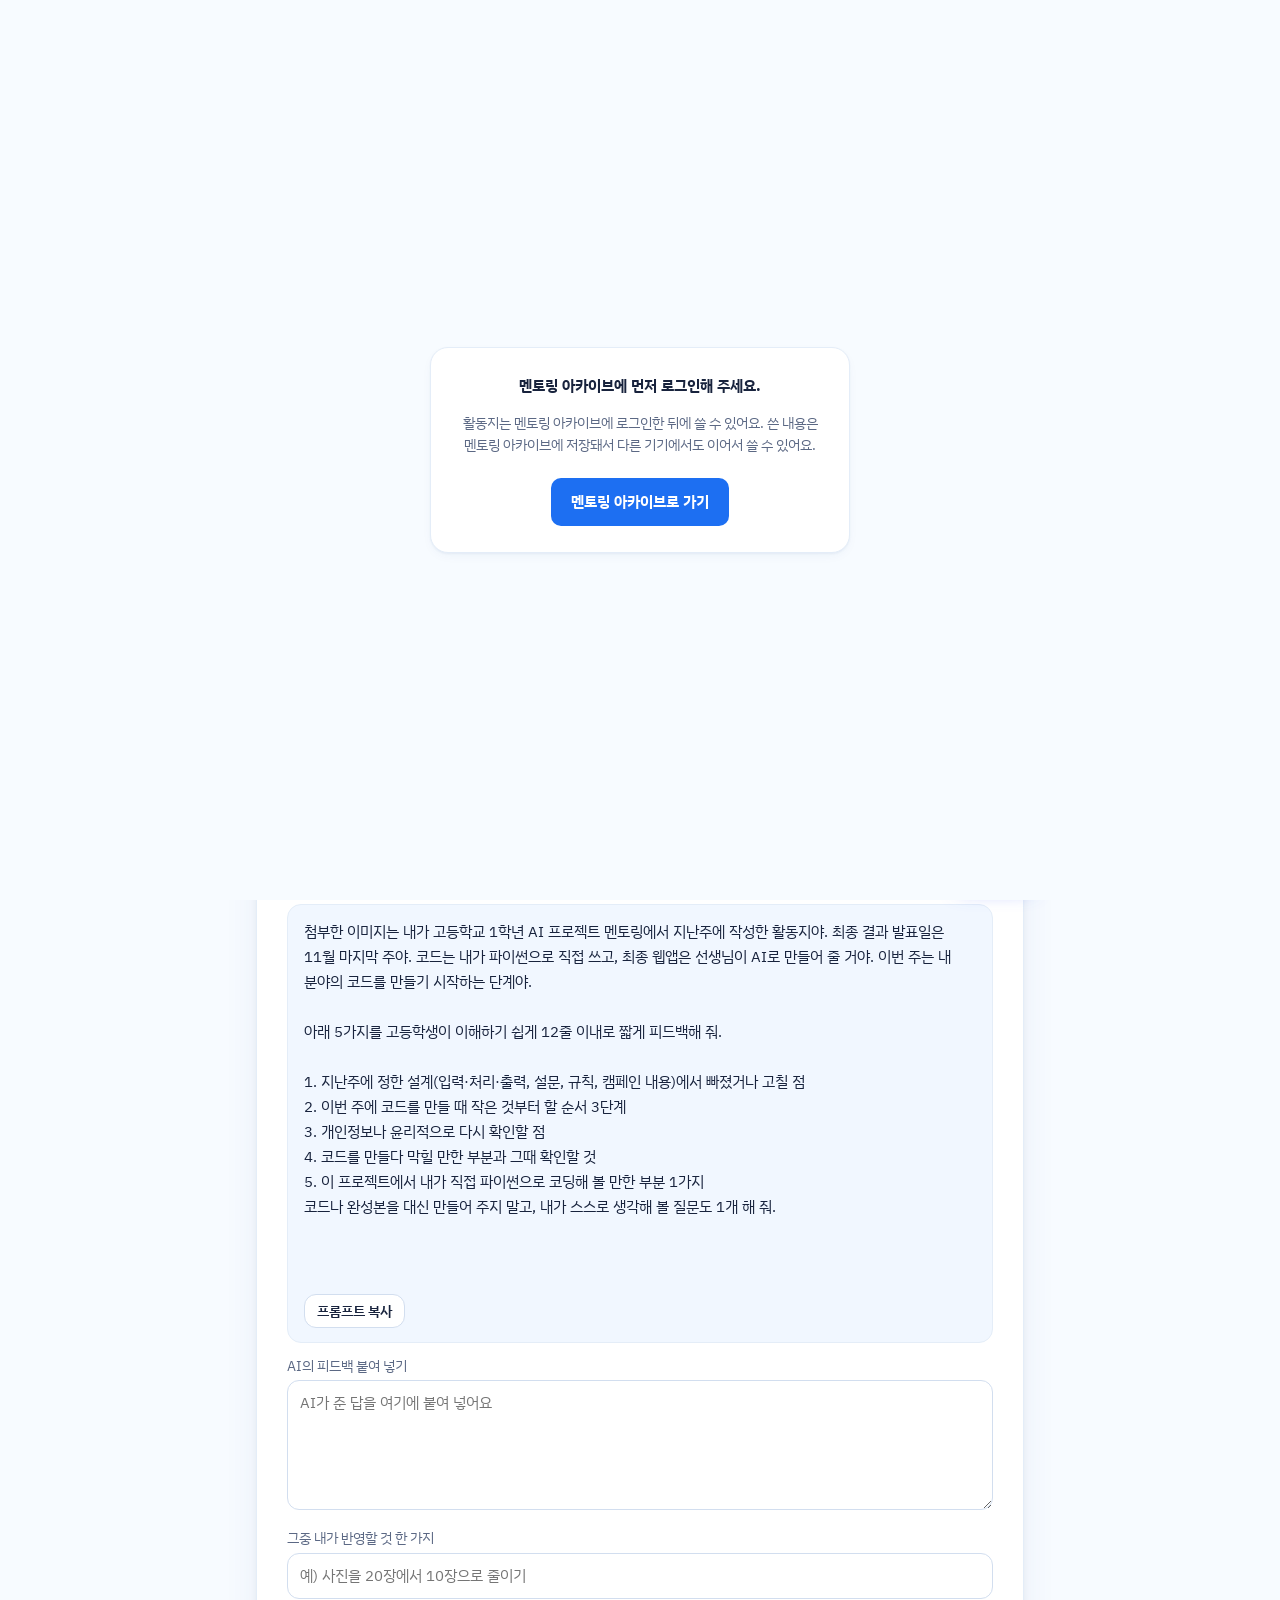
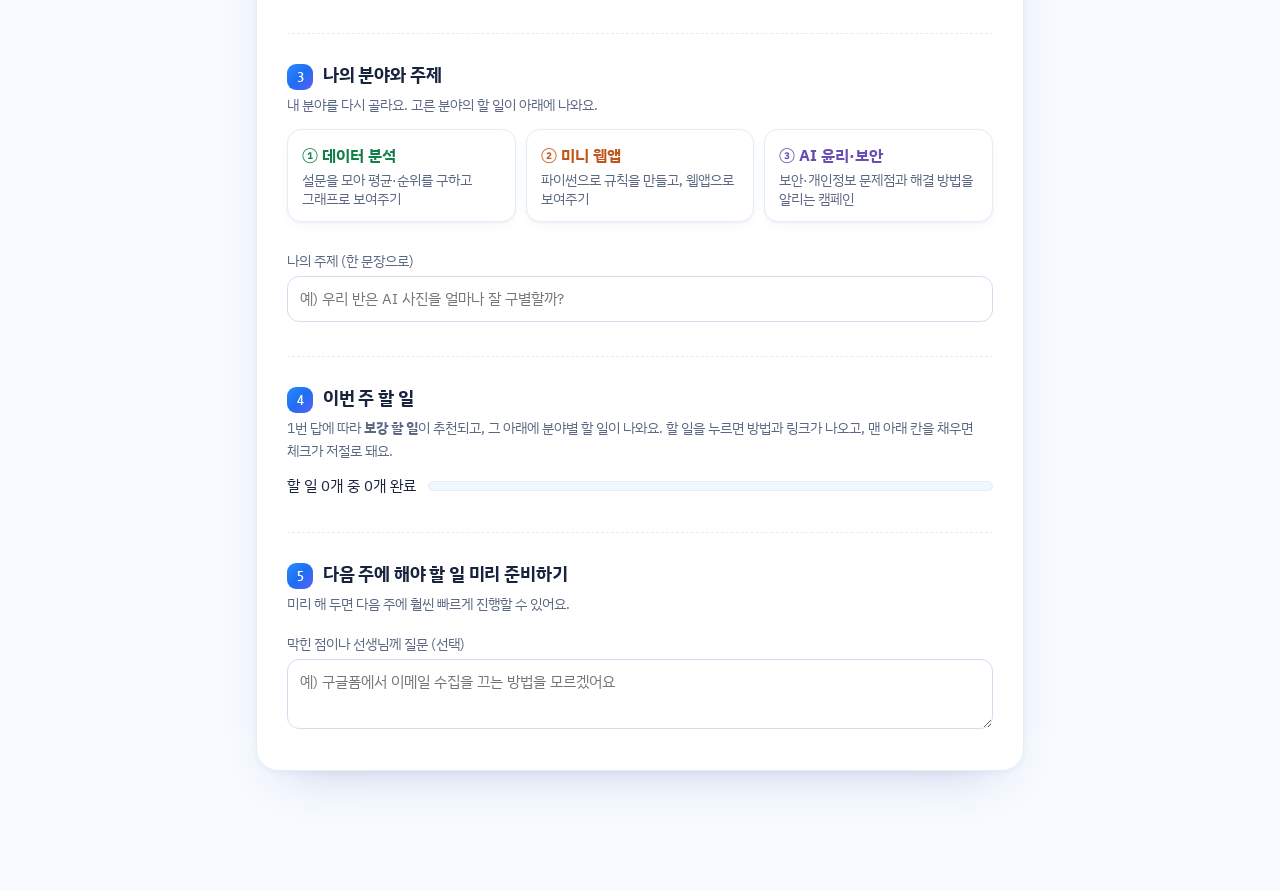
<file: week4.html>
<!DOCTYPE html>
<html lang="ko">
<head>
<meta charset="UTF-8">
<meta name="viewport" content="width=device-width, initial-scale=1, viewport-fit=cover">
<title>4주차 활동지 · 멘토링 아카이브</title>
<script src="config.js?v=20261126e"></script>
<script src="js/weeks.js?v=20261126e"></script>
<script src="js/mock.js?v=20261126e"></script>
<script src="js/api.js?v=20261126e"></script>
<script src="js/sheet-bridge.js?v=20261126e" data-week="4"></script>
<link rel="preconnect" href="https://fonts.googleapis.com">
<link rel="preconnect" href="https://fonts.gstatic.com" crossorigin>
<link href="https://fonts.googleapis.com/css2?family=IBM+Plex+Sans+KR:wght@400;500;700&display=swap" rel="stylesheet">
<style>
:root {
  --bg: #F2F2F0; --paper: #FFFFFF; --ink: #222222; --sub: #6B6B6B; --line: #D6D6D2; --soft: #F5F5F2;
  --data: #2E7D5B; --web: #D9602B; --sec: #6A4FB3; --mark: #FFE36E; --mark-ink: #222222; --done: #2E7D5B;
  --font: 'IBM Plex Sans KR', 'Apple SD Gothic Neo', 'Malgun Gothic', sans-serif;
  color-scheme: light;
  box-sizing: border-box;
  padding-top: env(safe-area-inset-top, 0px);
  padding-bottom: env(safe-area-inset-bottom, 0px);
}
*, *::before, *::after { box-sizing: inherit; }
html { scroll-padding-top: env(safe-area-inset-top, 0px); }
body { margin: 0; background: var(--bg); color: var(--ink); font-family: var(--font); font-size: 16px; line-height: 1.6; word-break: keep-all; overflow-wrap: anywhere; }
main { max-width: 760px; margin: 0 auto; padding: 28px 18px 120px; }
.sheet { background: var(--paper); border: 1px solid var(--line); border-radius: 6px; padding: 28px 28px 32px; }

h1 { font-size: 1.75rem; line-height: 1.3; margin: 0 0 4px; font-weight: 700; }
h1 mark { background: var(--mark); color: var(--mark-ink); padding: 0 4px; }
.goal { color: var(--sub); margin: 0 0 22px; font-size: 0.95rem; }

.who { display: grid; grid-template-columns: 1fr 1fr 1fr; gap: 10px; }
.who label, .lab { font-size: 0.85rem; color: var(--sub); display: block; margin-bottom: 4px; }

input[type=text], input[type=url], input[type=date], textarea, select {
  width: 100%; font: inherit; color: var(--ink); background: var(--paper);
  border: 1px solid var(--line); border-radius: 4px; padding: 9px 11px;
}
textarea { resize: vertical; min-height: 70px; }
input:focus-visible, textarea:focus-visible, select:focus-visible, button:focus-visible, a:focus-visible {
  outline: 3px solid var(--mark); outline-offset: 2px;
}

section { margin-top: 32px; }
h2 { font-size: 1.15rem; margin: 0 0 4px; display: flex; gap: 10px; align-items: baseline; }
h2 .n { color: var(--web); font-weight: 700; }
.hint { color: var(--sub); font-size: 0.88rem; margin: 0 0 12px; }

/* AI feedback */
.steps-mini { margin: 0 0 12px; padding-left: 20px; font-size: 0.95rem; }
.steps-mini li { margin: 4px 0; }
.ai-links { display: inline-flex; gap: 8px; flex-wrap: wrap; margin-left: 4px; }
.prompt-box { position: relative; background: var(--soft); border-radius: 6px; padding: 14px 16px; margin-bottom: 12px; }
.prompt-box textarea { background: transparent; border: none; padding: 0; min-height: 0; resize: none; font-size: 0.92rem; line-height: 1.7; height: 360px; }
.prompt-box .copy { margin-top: 8px; }
.copied { color: var(--done); font-size: 0.85rem; margin-left: 8px; }

/* fields */
.fields { display: grid; grid-template-columns: repeat(3, 1fr); gap: 10px; }
.field-btn {
  text-align: left; font: inherit; color: var(--ink); background: var(--soft);
  border: 2px solid transparent; border-radius: 6px; padding: 12px 14px; cursor: pointer;
}
.field-btn strong { display: block; font-size: 1.02rem; }
.field-btn span { display: block; font-size: 0.85rem; color: var(--sub); line-height: 1.45; margin-top: 2px; }
.field-btn[data-f="data"] strong { color: var(--data); }
.field-btn[data-f="web"] strong { color: var(--web); }
.field-btn[data-f="sec"] strong { color: var(--sec); }
.field-btn[aria-pressed="true"][data-f="data"] { border-color: var(--data); background: var(--paper); }
.field-btn[aria-pressed="true"][data-f="web"] { border-color: var(--web); background: var(--paper); }
.field-btn[aria-pressed="true"][data-f="sec"] { border-color: var(--sec); background: var(--paper); }
.field-btn[aria-pressed="true"] strong::before { content: '✓ '; }
.msg { color: var(--web); font-size: 0.85rem; min-height: 1.2em; margin-top: 6px; }

/* tasks */
.progress { display: flex; align-items: center; gap: 12px; margin: 4px 0 14px; font-size: 0.92rem; }
.progress .track { flex: 1; height: 8px; background: var(--soft); border-radius: 4px; overflow: hidden; }
.progress .fill { height: 100%; background: var(--done); width: 0; }
.group-title { font-weight: 700; margin: 18px 0 6px; font-size: 1rem; }
.task { border: 1px solid var(--line); border-radius: 6px; margin-bottom: 8px; background: var(--paper); }
.task.done { border-color: color-mix(in srgb, var(--done) 45%, var(--line)); }
.task-head {
  width: 100%; display: flex; align-items: center; gap: 12px; text-align: left; font: inherit; color: var(--ink);
  background: none; border: none; padding: 12px 14px; cursor: pointer;
}
.box {
  flex: none; width: 22px; height: 22px; border-radius: 4px; border: 2px solid var(--line);
  display: inline-flex; align-items: center; justify-content: center; background: var(--paper);
}
.task.done .box { background: var(--done); border-color: var(--done); }
.task.done .box::after { content: ''; width: 6px; height: 11px; border: solid #fff; border-width: 0 2.5px 2.5px 0; transform: rotate(45deg) translate(-1px, -1px); }
.task-title { flex: 1; font-weight: 500; }
.task.done .task-title { color: var(--sub); }
.chev { color: var(--sub); font-size: 0.85rem; flex: none; }
.task-head[aria-expanded="true"] .chev { transform: rotate(90deg); }
.task-body { display: none; padding: 2px 16px 16px 48px; }
.task-head[aria-expanded="true"] + .task-body { display: block; }
.task-body p { margin: 0 0 8px; font-size: 0.93rem; }
.task-body ol { margin: 0 0 10px; padding-left: 20px; font-size: 0.92rem; }
.task-body ol li { margin: 3px 0; }
.links { display: flex; flex-wrap: wrap; gap: 8px; margin: 4px 0 12px; }
a.link-btn {
  display: inline-block; font-size: 0.88rem; font-weight: 500; text-decoration: none; color: var(--ink);
  border: 1px solid var(--line); border-radius: 4px; padding: 6px 12px; background: var(--soft);
}
a.link-btn:hover { border-color: var(--ink); }
.evidence { border-top: 1px dashed var(--line); padding-top: 12px; display: grid; gap: 8px; }
.evidence .ev-label { font-size: 0.85rem; font-weight: 700; }
.ev-msg { font-size: 0.83rem; color: var(--sub); }
.ev-msg.bad { color: var(--web); }
.confirm-list { margin: 0; padding-left: 18px; font-size: 0.92rem; }
button.small { font: inherit; font-size: 0.9rem; font-weight: 700; border-radius: 4px; padding: 7px 14px; cursor: pointer; border: 1px solid var(--ink); background: var(--paper); color: var(--ink); justify-self: start; }
button.small.on { background: var(--done); border-color: var(--done); color: #fff; }
.empty-fields { color: var(--sub); background: var(--soft); border-radius: 6px; padding: 14px 16px; font-size: 0.93rem; }

textarea.code, .task-body code { font-family: 'SFMono-Regular', Consolas, 'D2Coding', monospace; font-size: 0.88rem; }
textarea.code { min-height: 90px; white-space: pre; overflow-x: auto; }
.task-body li.code-line { list-style: none; counter-increment: list-item 0; margin-left: -20px; }
.task-body code { display: inline-block; background: var(--soft); border-radius: 3px; padding: 2px 8px; white-space: pre; }
.roadmap { margin-top: 18px; }
.road-row { display: grid; grid-template-columns: 64px 1fr; gap: 10px; padding: 8px 0; border-top: 1px solid var(--line); font-size: 0.92rem; }
.road-row b { font-weight: 700; }
.road-row.last b { color: var(--web); }
.review { display: grid; grid-template-columns: 1fr 1fr; gap: 4px 14px; }
.review .lab { margin: 6px 0 0; }
.review label[for="rv5"], .review #rv5 { grid-column: 1 / -1; }
.review label { order: 0; }
.rv-result { margin-top: 14px; }
.rv-result:empty { display: none; }
.rv-box { background: var(--soft); border-radius: 6px; padding: 12px 16px; font-size: 0.93rem; }
.rv-box b { display: block; margin-bottom: 4px; }
.rv-box ul { margin: 4px 0 0; padding-left: 18px; }
.tag { flex: none; font-size: 0.75rem; font-weight: 700; padding: 2px 8px; border-radius: 10px; background: var(--soft); color: var(--sub); }
.tag.rec { background: var(--mark); color: var(--mark-ink); }
.reason { font-size: 0.85rem; color: var(--sub); margin: 0 0 8px; }
@media (max-width: 640px) { .review { grid-template-columns: 1fr; } }
/* prep */
.prep .task-head { padding: 10px 14px; }
.dot { flex: none; width: 8px; height: 8px; border-radius: 50%; background: var(--sub); margin: 0 7px; }

.bar {
  position: fixed; left: 0; right: 0; bottom: 0; background: var(--paper); border-top: 1px solid var(--line);
  padding: 12px 18px calc(12px + env(safe-area-inset-bottom, 0px));
}
.bar-in { max-width: 760px; margin: 0 auto; display: flex; gap: 10px; align-items: center; }
.bar .saved { color: var(--sub); font-size: 0.82rem; flex: 1; }
button.primary, button.ghost { font: inherit; font-weight: 700; border-radius: 6px; padding: 11px 20px; cursor: pointer; border: none; }
button.primary { background: var(--ink); color: var(--paper); }
button.ghost { background: transparent; color: var(--sub); border: 1px solid var(--line); font-weight: 500; }

.modal { position: fixed; inset: 0; background: rgba(0,0,0,.55); display: none; align-items: center; justify-content: center; padding: 18px; z-index: 30; }
.modal.on { display: flex; }
.modal-box { background: var(--paper); border-radius: 8px; max-width: 560px; width: 100%; max-height: 92vh; overflow: auto; padding: 18px; }
.modal-box img { width: 100%; border: 1px solid var(--line); border-radius: 4px; display: block; }
.modal-box p { font-size: 0.88rem; color: var(--sub); margin: 10px 0; }
.modal-actions { display: flex; gap: 10px; justify-content: flex-end; flex-wrap: wrap; }

@media (max-width: 640px) {
  .sheet { padding: 20px 16px 24px; }
  h1 { font-size: 1.45rem; }
  .who { grid-template-columns: 1fr 1fr; }
  .who .date { grid-column: 1 / -1; }
  .fields { grid-template-columns: 1fr; }
  .task-body { padding-left: 16px; }
  .bar .saved { display: none; }
  .bar-in button { flex: 1; }
}
@media (prefers-reduced-motion: no-preference) {
  .field-btn { transition: border-color .15s, background .15s; }
  .progress .fill { transition: width .3s; }
  .chev { transition: transform .15s; }
}
</style>
<link rel="stylesheet" href="https://fonts.googleapis.com/css2?family=IBM+Plex+Sans+KR:wght@400;500;600;700&family=Nanum+Gothic+Coding:wght@400;700&display=swap">
<link rel="stylesheet" href="css/sheet.css?v=20261126e">
</head>
<body>
<main>
  <div class="sheet">
    <h1>AI 프로젝트 멘토링 <mark>활동지</mark></h1>
    <p class="goal">이번 주는 파이썬 실전노트로 내 분야의 코드를 만들기 시작해요. 코드는 직접 쓰고 # 주석으로 설명을 달아요. 최종 웹앱은 선생님이 AI로 만들어 주고, 최종 결과는 11월 마지막 주에 발표해요.</p>

    <div class="who">
      <div><label for="sid">학번</label><input type="text" id="sid" inputmode="numeric" autocomplete="off"></div>
      <div><label for="sname">이름</label><input type="text" id="sname" autocomplete="off"></div>
      <div class="date"><label for="sdate">일자</label><input type="date" id="sdate"></div>
    </div>

    <section>
      <h2><span class="n">1</span>지난주 코드 돌아보기</h2>
      <p class="hint">지난주에 직접 써 본 코드를 떠올리며 솔직하게 골라요. 답에 따라 나에게 필요한 보강 할 일이 정해져요.</p>
      <div class="review">
        <label class="lab" for="rv1">코드가 실행됐나요?</label>
        <select id="rv1"><option value="">골라 주세요</option><option>오류 없이 실행됐어요</option><option>오류가 났지만 고쳤어요</option><option>오류를 아직 못 고쳤어요</option><option>아직 안 해 봤어요</option></select>
        <label class="lab" for="rv2">가장 많이 본 오류는?</label>
        <select id="rv2"><option value="">골라 주세요</option><option>없었어요</option><option>SyntaxError (따옴표·괄호·콜론)</option><option>IndentationError (들여쓰기)</option><option>NameError (이름·실행 순서)</option><option>기타 오류</option></select>
        <label class="lab" for="rv3">예시를 내 주제로 바꿨나요?</label>
        <select id="rv3"><option value="">골라 주세요</option><option>내 주제로 바꿨어요</option><option>일부만 바꿨어요</option><option>예시 그대로예요</option></select>
        <label class="lab" for="rv4">코드에 # 주석을 달았나요?</label>
        <select id="rv4"><option value="">골라 주세요</option><option>주석을 달았어요</option><option>조금 달았어요</option><option>안 달았어요</option></select>
        <label class="lab" for="rv5">막혔던 점 (선택)</label>
        <input type="text" id="rv5" placeholder="예) 들여쓰기를 어디까지 해야 하는지 헷갈렸어요">
      </div>
      <div class="rv-result" id="rvResult" role="status"></div>
    </section>

    <section>
      <h2><span class="n">2</span>AI에게 피드백 받기</h2>
      <p class="hint">지난주(3주차)에 저장한 활동지 이미지로 AI에게 피드백을 받아요.</p>
      <ol class="steps-mini">
        <li>Gemini나 ChatGPT를 열어요.
          <span class="ai-links">
            <a class="link-btn" href="https://gemini.google.com" target="_blank" rel="noopener">Gemini 열기 ↗</a>
            <a class="link-btn" href="https://chatgpt.com" target="_blank" rel="noopener">ChatGPT 열기 ↗</a>
          </span>
        </li>
        <li>지난주 활동지 이미지를 올리고, 아래 프롬프트를 복사해서 함께 보내요.</li>
        <li>AI의 답을 복사해서 아래 칸에 붙여 넣어요.</li>
      </ol>
      <div class="prompt-box">
        <textarea id="promptText" readonly aria-label="추천 프롬프트">첨부한 이미지는 내가 고등학교 1학년 AI 프로젝트 멘토링에서 지난주에 작성한 활동지야. 최종 결과 발표일은 11월 마지막 주야. 코드는 내가 파이썬으로 직접 쓰고, 최종 웹앱은 선생님이 AI로 만들어 줄 거야. 이번 주는 내 분야의 코드를 만들기 시작하는 단계야.

아래 5가지를 고등학생이 이해하기 쉽게 12줄 이내로 짧게 피드백해 줘.

1. 지난주에 정한 설계(입력·처리·출력, 설문, 규칙, 캠페인 내용)에서 빠졌거나 고칠 점
2. 이번 주에 코드를 만들 때 작은 것부터 할 순서 3단계
3. 개인정보나 윤리적으로 다시 확인할 점
4. 코드를 만들다 막힐 만한 부분과 그때 확인할 것
5. 이 프로젝트에서 내가 직접 파이썬으로 코딩해 볼 만한 부분 1가지
코드나 완성본을 대신 만들어 주지 말고, 내가 스스로 생각해 볼 질문도 1개 해 줘.</textarea>
        <div class="copy"><button type="button" class="small" id="copyBtn">프롬프트 복사</button><span class="copied" id="copyMsg" role="status"></span></div>
      </div>
      <label class="lab" for="aiFeedback">AI의 피드백 붙여 넣기</label>
      <textarea id="aiFeedback" style="min-height:130px" placeholder="AI가 준 답을 여기에 붙여 넣어요"></textarea>
      <label class="lab" for="reflect" style="margin-top:10px">그중 내가 반영할 것 한 가지</label>
      <input type="text" id="reflect" placeholder="예) 사진을 20장에서 10장으로 줄이기">
    </section>

    <section>
      <h2><span class="n">3</span>나의 분야와 주제</h2>
      <p class="hint">내 분야를 다시 골라요. 고른 분야의 할 일이 아래에 나와요.</p>
      <div class="fields">
        <button type="button" class="field-btn" data-f="data" aria-pressed="false"><strong>① 데이터 분석</strong><span>설문을 모아 평균·순위를 구하고 그래프로 보여주기</span></button>
        <button type="button" class="field-btn" data-f="web" aria-pressed="false"><strong>② 미니 웹앱</strong><span>파이썬으로 규칙을 만들고, 웹앱으로 보여주기</span></button>
        <button type="button" class="field-btn" data-f="sec" aria-pressed="false"><strong>③ AI 윤리·보안</strong><span>보안·개인정보 문제점과 해결 방법을 알리는 캠페인</span></button>
      </div>
      <div class="msg" id="fieldMsg" role="status"></div>
      <label class="lab" for="topic" style="margin-top:6px">나의 주제 (한 문장으로)</label>
      <input type="text" id="topic" placeholder="예) 우리 반은 AI 사진을 얼마나 잘 구별할까?">
    </section>

    <section>
      <h2><span class="n">4</span>이번 주 할 일</h2>
      <p class="hint">1번 답에 따라 <b>보강 할 일</b>이 추천되고, 그 아래에 분야별 할 일이 나와요. 할 일을 누르면 방법과 링크가 나오고, 맨 아래 칸을 채우면 체크가 저절로 돼요.</p>
      <div class="progress"><span id="progText">할 일 0개 중 0개 완료</span><span class="track"><span class="fill" id="progFill"></span></span></div>
      <div id="tasks"></div>
    </section>

    <section>
      <h2><span class="n">5</span>다음 주에 해야 할 일 미리 준비하기</h2>
      <p class="hint">미리 해 두면 다음 주에 훨씬 빠르게 진행할 수 있어요.</p>
      <div id="prep" class="prep"></div>
      <div class="roadmap" id="roadmap"></div>
      <label class="lab" for="ask" style="margin-top:14px">막힌 점이나 선생님께 질문 (선택)</label>
      <textarea id="ask" placeholder="예) 구글폼에서 이메일 수집을 끄는 방법을 모르겠어요"></textarea>
    </section>
  </div>
</main>

<div class="bar"><div class="bar-in">
  <span class="saved">쓰는 내용은 멘토링 아카이브에 자동으로 저장돼요</span>
  <button type="button" class="ghost" id="resetBtn">새로 쓰기</button>
  <button type="button" class="primary" id="saveBtn">제출하기</button>
</div></div>

<div class="modal" id="modal" role="dialog" aria-modal="true" aria-labelledby="modalTitle">
  <div class="modal-box">
    <h2 id="modalTitle" style="margin-bottom:10px">제출 완료</h2>
    <img id="preview" alt="작성한 활동지 이미지">
    <p id="modalNote">휴대폰에서는 이미지를 길게 눌러 사진에 저장할 수도 있어요.</p>
    <div class="modal-actions">
      <button type="button" class="ghost" id="closeBtn">닫기</button>
      <button type="button" class="primary" id="dlBtn">이미지로 받기</button>
    </div>
  </div>
</div>

<script>
const FIELDS = {
  data: { name: '① 데이터 분석', color: '#18804F' },
  web:  { name: '② 미니 웹앱', color: '#C75A1E' },
  sec:  { name: '③ AI 윤리·보안', color: '#6A4FB3' },
};

const RE_FORM = /^https?:\/\/(forms\.gle\/|docs\.google\.com\/forms\/)\S+/i;
const RE_PAGES = /^https?:\/\/[a-z0-9-]+\.github\.io(\/\S*)?$/i;
const RE_GHID = /^[A-Za-z0-9](?:[A-Za-z0-9-]{0,38})$/;
const RE_REPO = /^[A-Za-z0-9._-]{1,100}$/;

/* 할 일 정의
   ev.type: text(입력 1개) / multi(여러 개 중 need개 이상, 칸마다 re 가능) / date / select / confirm(확인 버튼) / done(했어요 버튼) */
const NOTEBOOK_URL = '';   // 선생님이 공유한 Colab 노트 링크를 여기에 넣어요
const NB_LINKS = NOTEBOOK_URL ? [{ label: '파이썬 실전노트 열기', url: NOTEBOOK_URL }] : [{ label: 'Colab 열기', url: 'https://colab.research.google.com' }];
const NB_HINT = NOTEBOOK_URL ? '' : ' (선생님이 공유한 노트 링크로 열어요)';

const TASKS = {
  common: [
    { id: 'c1', title: '파이썬 실전노트의 "0. 기초 다지기" 실행하기',
      desc: '선생님이 공유한 Colab 노트를 열고, 0-1부터 0-5까지 위에서부터 차례로 실행해요.' + NB_HINT,
      steps: ['노트를 열고 "Drive에 사본 저장"을 눌러 내 노트로 만들어요.', '코드 칸을 누르고 ▶ 또는 Shift + Enter로 실행해요.', '설명을 읽으면서 리스트, 딕셔너리, 반복문, 조건문, 함수를 익혀요.'],
      links: NB_LINKS,
      ev: { type: 'text', k: 'out', label: '0-1 칸을 실행했을 때 마지막 줄에 나온 숫자', ph: '숫자 하나', min: 1, re: /^2$/, bad: '0-1 칸의 실행 결과에서 맨 마지막 줄을 다시 확인해 봐요' } },
    { id: 'c2', title: '직접 코딩: 함수 바꾸고 주석 달기',
      desc: '0-5의 ✏️ 바꿔 보기를 해요. grade 함수에 "70점 이상이면 C, 그 아래는 D" 규칙을 추가하고, 코드 위에 # 주석으로 설명을 달아요.',
      steps: ['elif를 어디에 넣어야 할지 생각해요. 높은 점수부터 확인해야 해요.', '함수 위에 # [무엇을] [입력] [출력] 주석을 달아요.', 'grade(65)를 실행해서 결과를 확인해요.'],
      links: NB_LINKS,
      ev: { type: 'multi', need: 2, label: '내가 쓴 코드와 grade(65)의 결과', items: [
        { k: 'code', ph: '내가 쓴 코드 붙여 넣기 (def, 70, # 주석이 들어가야 해요)', area: true, code: true, re: /^(?=[\s\S]*\bdef\s)(?=[\s\S]*\b70\b)(?=[\s\S]*#)/ },
        { k: 'res', ph: 'grade(65)의 실행 결과', re: /^'?D'?$/i } ] } },
    { id: 'c3', title: '나의 주제: 입력 → 처리 → 출력 정리하기',
      desc: '노트 맨 끝 "⭐ 나의 주제 해 보기"의 구현할 내용 표를 채우고, 여기에도 적어요. 5주차에 이 설계대로 내 주제의 코드를 완성해요.',
      steps: ['입력: 어떤 데이터나 값을 받나요? (예: 설문 CSV, 기온, O/X 답)', '처리: 어떤 계산이나 규칙을 쓰나요? (예: 장소별 평균, 기온별 옷 규칙, 채점)', '출력: 무엇을 보여주나요? (예: 그래프와 결과 문장, 추천 옷, 점수와 해설)'],
      links: NB_LINKS,
      ev: { type: 'multi', need: 3, label: '내 프로그램의 설계', items: [
        { k: 'in', ph: '입력 (예: 설문 CSV 파일)' }, { k: 'proc', ph: '처리 (예: 장소별 평균 공부 시간 구하기)' }, { k: 'out', ph: '출력 (예: 막대그래프와 결과 문장)' } ] } },
  ],
  data: [
    { id: 'd1', title: '설문 배포하고 응답 모으기',
      desc: '지난주에 만든 구글폼을 반 단톡방에 올리고, 지금까지 모인 응답 수와 마감일을 적어요. 응답은 5주차 전까지 모아요.',
      steps: ['단톡방에 링크와 함께 "익명 설문이에요, 1분이면 끝나요!" 같은 한마디를 올려요.', '구글폼 "응답" 탭에서 지금까지 모인 응답 수를 확인해요.', '마감일이 되면 "응답 받기"를 꺼요.'],
      links: [{ label: '구글폼 열기', url: 'https://docs.google.com/forms/' }],
      ev: { type: 'multi', need: 2, label: '응답 현황', items: [
        { k: 'n', ph: '지금까지 모인 응답 수 (숫자)', re: /^\d+$/ }, { k: 'due', ph: '응답 마감일 (예: 11월 18일)', re: /\d/ } ] } },
    { id: 'd2', title: '실전노트 1-1 ~ 1-4 실행하기',
      desc: '연습 파일로 불러오기, 살펴보기, 열 이름 바꾸기, 정리하기를 차례로 실행해요. 설명을 읽으면서 각 줄이 무슨 일을 하는지 확인해요.',
      steps: ['1-1은 ▶만 눌러 연습 파일을 만들어요.', '1-2 ~ 1-4를 순서대로 실행해요.', '1-4에서 이상한 답이 어떻게 정리되는지 살펴봐요.'],
      links: NB_LINKS,
      ev: { type: 'text', k: 'n', label: '1-4 칸의 결과에서 "몇 명으로 분석해요"에 나온 숫자', ph: '숫자 하나', min: 1, re: /^25$/, bad: '1-4 칸의 실행 결과 마지막 줄을 다시 확인해 봐요' } },
    { id: 'd3', opt: true, title: '내 설문 응답 불러와 정리하기',
      desc: '지금까지 모인 내 설문 응답을 CSV로 내려받아 Colab에 올리고, 1-2 ~ 1-4처럼 불러와 정리해요. 응답이 적어도 괜찮아요. 코드 위에는 # 주석을 달아요. AI 사진 구별처럼 정답이 있는 설문이면 1-B도 함께 봐요.',
      steps: ['구글폼 "응답" 탭 → "Sheets에 연결" → 파일 → 다운로드 → CSV', 'Colab 왼쪽 📁 아이콘 → 파일 올리기', "pd.read_csv('내파일이름.csv')로 불러오고, 열 이름 바꾸기와 정리하기를 내 질문에 맞게 고쳐요.", 'print(df.shape)로 행과 열 개수를 확인해요.'],
      links: NB_LINKS,
      ev: { type: 'multi', need: 2, label: '내가 쓴 코드와 df.shape 결과', items: [
        { k: 'code', ph: '내가 쓴 코드 붙여 넣기 (read_csv가 들어가야 해요)', area: true, code: true, re: /read_csv/ },
        { k: 'shape', ph: 'df.shape 결과 (예: (12, 4))', re: /\(\s*\d+\s*,\s*\d+\s*\)/ } ] } },
  ],
  web: [
    { id: 'w1', title: '실전노트 2-1 ~ 2-4 실행하기',
      desc: '규칙 표, 조언 더하기, 입력 받기, 테스트를 차례로 실행해요. 2-3에서는 일부러 "15도"를 먼저 넣어 보고 무슨 일이 일어나는지 확인해요.',
      steps: ['2-1 ~ 2-4를 순서대로 실행해요.', '🤔 생각해 보기: RULES 순서를 뒤집으면 30도일 때 무엇이 나오는지 확인해요.'],
      links: NB_LINKS,
      ev: { type: 'text', k: 'out', label: '2-4 칸을 실행했을 때 나온 문장', ph: '실행 결과 그대로 적기', re: /테스트\s*통과/, bad: '2-4 칸의 실행 결과를 그대로 적어요' } },
    { id: 'w2', title: 'RULES를 내 규칙 표로 바꾸기',
      desc: '지난주에 만든 규칙 표로 RULES를 바꿔요. 기준이 높은 것부터 적어야 해요. 코드 위에는 # 주석을 달아요.',
      steps: ['(기준, 결과) 쌍을 3개 이상 넣어요.', '어떤 규칙에도 맞지 않을 때 나올 DEFAULT도 정해요.', '여러 값을 넣어 결과가 맞게 나오는지 확인해요.'],
      links: NB_LINKS,
      ev: { type: 'multi', need: 2, label: '내 RULES 코드와 실행 결과', items: [
        { k: 'code', ph: '내 RULES 코드 붙여 넣기 (규칙 3개 이상)', area: true, code: true, re: /RULES\s*=\s*\[[\s\S]*\([\s\S]*\([\s\S]*\(/ },
        { k: 'res', ph: '값 하나를 넣었을 때 결과 (예: 15도 → 자켓)' } ] } },
    { id: 'w3', opt: true, title: '내 규칙 테스트 만들기',
      desc: '2-4처럼 assert로 내 규칙을 시험해요. 규칙이 바뀌는 경계값과 그 바로 아래 값을 꼭 넣어요.',
      steps: ['assert를 3개 이상 써요.', '각 assert 위에 무엇을 확인하는지 # 주석을 달아요.', '실패하면 규칙이 틀린 건지, 테스트가 틀린 건지 따져 봐요.'],
      links: NB_LINKS,
      ev: { type: 'multi', need: 2, label: '내 테스트 코드와 실행 결과', items: [
        { k: 'code', ph: '테스트 코드 붙여 넣기 (assert 3개 이상)', area: true, code: true, re: /assert[\s\S]*assert[\s\S]*assert/ },
        { k: 'res', ph: '실행 결과 (예: 모든 테스트 통과!)', re: /통과/ } ] } },
  ],
  sec: [
    { id: 's1', title: '실전노트 3-1 ~ 3-4 실행하기',
      desc: '문제 만들기, O/X 입력, 퀴즈 실행, 결과 메시지를 차례로 실행해요. 퀴즈를 직접 풀어 보면서 친구 입장에서 어떤지 느껴 봐요.',
      steps: ['3-1 ~ 3-4를 순서대로 실행해요.', '3-2에서 일부러 엉뚱한 글자를 넣어 보고 무슨 일이 일어나는지 확인해요.'],
      links: NB_LINKS,
      ev: { type: 'text', k: 'out', label: '3-4 칸 결과의 첫 줄', ph: '예) 5문제 중 3문제 정답 (60%)', re: /\d+\s*문제\s*중\s*\d+\s*문제/, bad: '3-4 칸의 결과 첫 줄을 그대로 적어요' } },
    { id: 's2', title: '퀴즈를 내 캠페인 문제 5개로 바꾸기',
      desc: '3-1의 quiz를 내 캠페인 주제로 바꿔요. 해설(why)에는 지난주에 조사한 해결 방법을 넣어요. 코드 위에는 # 주석을 달아요.',
      steps: ["문제마다 'q'(질문), 'a'(정답 O/X), 'why'(해설)를 넣어요.", 'O 문제와 X 문제를 섞어요.', '3-3을 다시 실행해서 내 문제로 퀴즈가 나오는지 확인해요.'],
      links: NB_LINKS,
      ev: { type: 'multi', need: 1, label: '내 quiz 코드', items: [
        { k: 'code', ph: '내 quiz 코드 붙여 넣기 (문제 5개)', area: true, code: true, re: /(?:['"]q['"][\s\S]*?){5}/ } ] } },
    { id: 's3', opt: true, title: '결과 메시지를 내 캠페인에 맞게 바꾸기',
      desc: '3-4의 result_message 함수에서 점수별 메시지를 내 캠페인에 맞게 바꿔요. 점수가 낮은 친구에게 무엇을 하면 되는지 알려 주는 게 중요해요.',
      steps: ['100점, 60% 이상, 그 아래의 메시지를 바꿔요.', '함수 위에 # [무엇을] [입력] [출력] 주석을 달아요.'],
      links: NB_LINKS,
      ev: { type: 'multi', need: 2, label: '내 코드와 캠페인 문구', items: [
        { k: 'code', ph: 'result_message 코드 붙여 넣기', area: true, code: true, re: /def\s+result_message[\s\S]*return/ },
        { k: 'slogan', ph: '내 캠페인 대표 문구 한 줄' } ] } },
  ],
};

const PREP = {
  data: [
    { title: '4주차 노트의 "다음 주 미리 보기" 읽어 보기',
      desc: '노트 맨 끝에 있어요. 다음 주에는 세기, 그룹별 평균, 교차표, 그래프, 결과 문장을 내 설문에 적용해요.', links: NB_LINKS },
    { title: '응답 마감하고 CSV 다시 내려받기',
      desc: '마감일이 되면 "응답 받기"를 끄고, 최종 응답을 CSV로 내려받아 둬요.',
      links: [{ label: '구글폼 열기', url: 'https://docs.google.com/forms/' }] },
    { title: '결과로 말하고 싶은 것 한 문장 적어 오기',
      desc: '예) "학원에 가는 친구가 가장 많지만, 공부 시간은 독서실이 가장 길다." 이 문장을 확인할 그래프를 생각해 와요.', links: [] },
  ],
  web: [
    { title: '4주차 노트의 "다음 주 미리 보기" 읽어 보기',
      desc: '노트 맨 끝에 있어요. 다음 주에는 실제 날씨 같은 바깥 데이터 가져오기와 실행 구조 보여주기를 해요.', links: NB_LINKS },
    { title: '실행 구조 전개도 종이에 그려 오기',
      desc: '입력 → (데이터 요청) → 받은 값 → 규칙 → 출력 순서로 그려요. 발표 때 작동 원리를 설명하는 자료가 돼요.', links: [] },
    { title: '선생님께 전달할 화면 설명 확정하기',
      desc: '실전노트 맨 끝 "선생님께 전달할 내용" 표를 채워요. 다음 주에 선생님이 이걸 보고 웹앱 첫 버전을 만들어요.', links: NB_LINKS },
  ],
  sec: [
    { title: '4주차 노트의 "다음 주 미리 보기" 읽어 보기',
      desc: '노트 맨 끝에 있어요. 다음 주에는 여러 명의 퀴즈 결과를 분석해서 가장 많이 틀린 문제를 찾아요.', links: NB_LINKS },
    { title: '친구 3명에게 내 퀴즈 풀게 하기',
      desc: '내 퀴즈를 친구에게 풀게 하고, 헷갈려한 문제와 해설을 고쳐 와요.', links: [] },
    { title: '선생님께 전달할 화면 설명 확정하기',
      desc: '실전노트 맨 끝 "선생님께 전달할 내용" 표를 채워요. 다음 주에 선생님이 이걸 보고 캠페인 웹앱 첫 버전을 만들어요.', links: NB_LINKS },
  ],
};

const ROADMAP = {
  data: [['4주차', '지금: 설문 배포, 실전노트 1-1~1-4, 내 설문 불러와 정리하기'],
         ['5주차', '실전노트 1-5~1-9 (세기, 그래프, 결과 문장) · ⭐ 나의 주제에 적용 · 선생님이 만든 웹앱 확인'],
         ['발표', '선생님이 만든 웹앱으로 분석 결과 발표하기']],
  web:  [['4주차', '지금: 실전노트 2-1~2-4, 내 규칙 표로 바꾸고 테스트하기'],
         ['5주차', '실전노트 2-5~2-6 (바깥 데이터, 실행 구조) · 선생님이 만든 웹앱 확인하고 고칠 점 요청'],
         ['발표', '웹앱으로 시연하고 실행 구조 설명하기']],
  sec:  [['4주차', '지금: 실전노트 3-1~3-4, 내 캠페인 문제와 메시지로 바꾸기'],
         ['5주차', '실전노트 3-5 (여러 명 결과 분석) · 선생님이 만든 캠페인 웹앱 확인하고 고칠 점 요청'],
         ['발표', '캠페인 웹앱으로 발표하기']],
};

const KEY = SheetBridge.key('mentoring-week4-v2');
const $ = id => document.getElementById(id);
let state = { picked: [], ev: {}, confirm: {}, done: {}, open: {} };
let lastBlob = null, lastName = '';

function esc(s) { return String(s).replace(/[&<>"']/g, c => ({'&':'&amp;','<':'&lt;','>':'&gt;','"':'&quot;',"'":'&#39;'}[c])); }
function today() { const d = new Date(); return new Date(d.getTime() - d.getTimezoneOffset()*60000).toISOString().slice(0,10); }
function fmtDate(v) { if (!v) return ''; const [y,m,d] = v.split('-'); return `${Number(m)}월 ${Number(d)}일`; }
const evKey = (t, k) => t.id + '.' + k;
const getEv = (t, k) => (state.ev[evKey(t, k)] || '').trim();

function isDone(t) {
  const e = t.ev;
  if (e.type === 'text') { const v = getEv(t, e.k); return v.length >= (e.min || 2) && (!e.re || e.re.test(v)); }
  if (e.type === 'multi') return e.items.filter(i => { const v = getEv(t, i.k); return v.length >= 1 && (i.re ? i.re.test(v) : v.length >= 2); }).length >= e.need;
  if (e.type === 'date' || e.type === 'select') return !!getEv(t, e.k);
  if (e.type === 'confirm') return !!state.confirm[t.id];
  if (e.type === 'done') return !!state.done[t.id];
  return false;
}
function evSummary(t) {
  const e = t.ev;
  if (e.type === 'text' || e.type === 'select') return getEv(t, e.k);
  if (e.type === 'date') return fmtDate(getEv(t, e.k));
  if (e.type === 'multi') return e.items.map(i => getEv(t, i.k)).filter(Boolean).join(' / ');
  if (e.type === 'confirm') return state.confirm[t.id] ? '모두 확인함' : '';
  if (e.type === 'done') return state.done[t.id] ? '완료' : '';
  return '';
}

function looksCode(s) { return /^(\s*)(answers|print|answer|temp|if |elif |else:|import|df |def )/.test(s) || /^\s{4}(print|return)/.test(s); }
function linksHTML(links) {
  if (!links || !links.length) return '';
  return '<div class="links">' + links.map(l => `<a class="link-btn" href="${esc(l.url)}" target="_blank" rel="noopener">${esc(l.label)} ↗</a>`).join('') + '</div>';
}
function evidenceHTML(t) {
  const e = t.ev; const val = k => esc(state.ev[evKey(t, k)] || '');
  let h = `<div class="evidence"><span class="ev-label">${esc(e.label)}</span>`;
  if (e.type === 'text') {
    h += `<input type="text" data-ev="${evKey(t, e.k)}" value="${val(e.k)}" placeholder="${esc(e.ph || '')}" aria-label="${esc(e.label)}">`;
    if (e.suggest) h += `<span class="ev-msg" data-suggest="${t.id}"></span>`;
    h += `<span class="ev-msg" data-msg="${t.id}"></span>`;
  } else if (e.type === 'multi') {
    h += e.items.map(i => i.area
      ? `<textarea class="${i.code ? 'code' : ''}" data-ev="${evKey(t, i.k)}" placeholder="${esc(i.ph)}" aria-label="${esc(i.ph)}" spellcheck="false">${val(i.k)}</textarea>`
      : `<input type="text" data-ev="${evKey(t, i.k)}" value="${val(i.k)}" placeholder="${esc(i.ph)}" aria-label="${esc(i.ph)}">`).join('');
  } else if (e.type === 'date') {
    h += `<input type="date" data-ev="${evKey(t, e.k)}" value="${val(e.k)}" aria-label="${esc(e.label)}">`;
  } else if (e.type === 'select') {
    h += `<select data-ev="${evKey(t, e.k)}" aria-label="${esc(e.label)}"><option value="">골라 주세요</option>` +
      e.options.map(o => `<option${state.ev[evKey(t, e.k)] === o ? ' selected' : ''}>${esc(o)}</option>`).join('') + '</select>';
  } else if (e.type === 'confirm') {
    h += '<ul class="confirm-list">' + e.items.map(i => `<li>${esc(i)}</li>`).join('') + '</ul>';
    h += `<button type="button" class="small${state.confirm[t.id] ? ' on' : ''}" data-confirm="${t.id}">${state.confirm[t.id] ? '✓ 모두 확인했어요' : '모두 확인했어요'}</button>`;
  } else if (e.type === 'done') {
    h += `<button type="button" class="small${state.done[t.id] ? ' on' : ''}" data-done="${t.id}">${state.done[t.id] ? '✓ ' + esc(e.btn) : esc(e.btn)}</button>`;
  }
  return h + '</div>';
}
function taskHTML(t, tag, reason) {
  const open = !!state.open[t.id];
  return `<div class="task${isDone(t) ? ' done' : ''}" id="task-${t.id}">
    <button type="button" class="task-head" data-toggle="${t.id}" aria-expanded="${open}" aria-controls="body-${t.id}">
      <span class="box" role="img" aria-label="${isDone(t) ? '완료' : '아직'}"></span>
      <span class="task-title">${esc(t.title)}</span>${tag ? `<span class="tag${tag === '추천' ? ' rec' : ''}">${esc(tag)}</span>` : ''}<span class="chev" aria-hidden="true">▶</span>
    </button>
    <div class="task-body" id="body-${t.id}">
      ${reason ? `<p class="reason">추천 이유: ${esc(reason)}</p>` : ''}
      <p>${esc(t.desc)}</p>
      ${t.steps.length ? '<ol>' + t.steps.map(s => looksCode(s) ? `<li class="code-line"><code>${esc(s)}</code></li>` : `<li>${esc(s)}</li>`).join('') + '</ol>' : ''}
      ${linksHTML(t.links)}
      ${evidenceHTML(t)}
    </div></div>`;
}
function prepHTML(p, i, f) {
  const id = 'p-' + f + i; const open = !!state.open[id];
  return `<div class="task" id="task-${id}">
    <button type="button" class="task-head" data-toggle="${id}" aria-expanded="${open}" aria-controls="body-${id}">
      <span class="dot" aria-hidden="true"></span><span class="task-title">${esc(p.title)}</span><span class="chev" aria-hidden="true">▶</span>
    </button>
    <div class="task-body" id="body-${id}"><p>${esc(p.desc)}</p>${linksHTML(p.links)}</div></div>`;
}

const GROUP_NAME = { common: '보강 할 일 (나에게 추천)', data: '① 데이터 분석', web: '② 미니 웹앱', sec: '③ AI 윤리·보안' };
const GROUP_COLOR = { common: '#333333', data: '#18804F', web: '#C75A1E', sec: '#6A4FB3' };
function review() {
  const q = id => $(id).value;
  const q1 = q('rv1'), q2 = q('rv2'), q3 = q('rv3'), q4 = q('rv4');
  const answered = !!(q1 && q2 && q3 && q4);
  const needBasics = ['오류를 아직 못 고쳤어요', '아직 안 해 봤어요'].includes(q1) || /Syntax|Indentation/.test(q2);
  const needComment = !!q4 && q4 !== '주석을 달았어요';
  const needOwn = !!q3 && q3 !== '내 주제로 바꿨어요';
  const reasons = {
    c1: needBasics ? (/Syntax|Indentation/.test(q2) ? '지난주에 ' + q2.split(' ')[0] + '가 있었어요. 기초 문법을 한 번 더 다져요.' : '지난주 코드를 아직 완성하지 못했어요. 기초부터 차근차근 해요.') : '',
    c2: needComment ? '지난주 코드에 주석이 부족했어요. 주석 다는 법을 연습해요.' : (needBasics ? '기초를 다지면서 함수와 주석도 함께 연습해요.' : ''),
    c3: needOwn ? '지난주에 예시를 내 주제로 다 바꾸지 못했어요. 내 프로그램을 먼저 설계해요.' : '',
  };
  return { answered, needBasics, reasons, rec: { c1: !!reasons.c1, c2: !!reasons.c2, c3: !!reasons.c3 } };
}
function commonPlan() {
  const r = review();
  if (!r.answered) return { r, rec: [], opt: TASKS.common };
  return { r, rec: TASKS.common.filter(t => r.rec[t.id]), opt: TASKS.common.filter(t => !r.rec[t.id]) };
}
function isOptional(t) { return !!t.opt && review().needBasics; }
function groups() { return state.picked; }
function allTasks() { return [...commonPlan().rec, ...state.picked.flatMap(f => TASKS[f].filter(t => !isOptional(t)))]; }
function renderReview() {
  const r = review(), el = $('rvResult');
  if (!r.answered) { el.innerHTML = ''; return; }
  const rec = TASKS.common.filter(t => r.rec[t.id]);
  el.innerHTML = rec.length
    ? `<div class="rv-box"><b>나에게 추천된 보강 할 일 ${rec.length}개</b>4번 "이번 주 할 일" 맨 위에 나와요.${r.needBasics ? '<br>이번 주는 분야별 할 일 중 마지막 하나는 여유가 있을 때만 해도 돼요.' : ''}<ul>${rec.map(t => `<li>${esc(t.title)}</li>`).join('')}</ul></div>`
    : '<div class="rv-box"><b>지난주 코드를 잘 해냈어요! 👏</b>보강 할 일 없이 분야별 할 일로 바로 가요.</div>';
}

function renderTasks() {
  const box = $('tasks');
  const gtitle = f => `<div class="group-title" style="color:${f === 'common' ? 'var(--ink)' : `var(--${f})`}">${GROUP_NAME[f]}</div>`;
  const plan = commonPlan();
  let html = '';
  if (!plan.r.answered) {
    html += '<div class="empty-fields">1번 "지난주 코드 돌아보기"에 답하면 나에게 필요한 보강 할 일이 정해져요.</div>';
  } else if (plan.rec.length) {
    html += gtitle('common') + plan.rec.map(t => taskHTML(t, '추천', plan.r.reasons[t.id])).join('');
  }
  html += state.picked.map(f => gtitle(f) + TASKS[f].map(t => taskHTML(t, isOptional(t) ? '여유가 있으면' : '')).join('')).join('');
  if (!state.picked.length) html += '<div class="empty-fields" style="margin-top:12px">3번에서 분야를 고르면 분야별 할 일이 나와요.</div>';
  if (plan.opt.length) html += '<div class="group-title" style="color:var(--sub)">선택: 필요하면 해 봐요</div>' + plan.opt.map(t => taskHTML(t, '선택')).join('');
  box.innerHTML = html;
  renderReview();
  if (!state.picked.length) {
    $('prep').innerHTML = '<div class="empty-fields">3번에서 분야를 고르면 다음 주 준비할 일이 여기에 나와요.</div>';
    $('roadmap').innerHTML = '';
  } else {
    $('prep').innerHTML = state.picked.map(f => gtitle(f) + PREP[f].map((p, i) => prepHTML(p, i, f)).join('')).join('');
    $('roadmap').innerHTML = '<div class="group-title">11월 마지막 주 발표까지의 로드맵</div>' + state.picked.map(f =>
      `<div class="group-title" style="color:var(--${f});font-size:.92rem;margin-top:10px">${FIELDS[f].name}</div>` +
      ROADMAP[f].map(([w, d], i, arr) => `<div class="road-row${i === arr.length - 1 ? ' last' : ''}"><b>${esc(w)}</b><span>${esc(d)}</span></div>`).join('')).join('');
  }
  [...TASKS.common, ...state.picked.flatMap(f => TASKS[f])].forEach(updateMsgs);
  renderProgress();
}
function renderProgress() {
  const ts = allTasks(); const n = ts.filter(isDone).length;
  $('progText').textContent = `할 일 ${ts.length}개 중 ${n}개 완료`;
  $('progFill').style.width = ts.length ? (n / ts.length * 100) + '%' : '0';
}
function refreshTask(t) {
  if (!t) return;
  const el = $('task-' + t.id); if (!el) return;
  const d = isDone(t);
  el.classList.toggle('done', d);
  el.querySelector('.box').setAttribute('aria-label', d ? '완료' : '아직');
  updateMsgs(t); renderProgress();
}
function updateMsgs(t) {
  const e = t.ev; if (e.type !== 'text') return;
  const m = document.querySelector(`[data-msg="${t.id}"]`);
  const v = getEv(t, e.k);
  if (m) { const bad = v && e.re && !e.re.test(v); m.textContent = bad ? e.bad : ''; m.classList.toggle('bad', !!bad); }
  const s = document.querySelector(`[data-suggest="${t.id}"]`);
  if (s) {
    const id = (state.ev['w1.ghid'] || '').trim(), repo = (state.ev['w2.repo'] || '').trim();
    s.textContent = id && repo && RE_GHID.test(id) ? `내 주소는 아마 https://${id.toLowerCase()}.github.io/${repo}/ 일 거예요` : '';
  }
}
function findTask(id) { for (const f in TASKS) { const t = TASKS[f].find(x => x.id === id); if (t) return t; } return null; }

/* events */
document.querySelectorAll('.field-btn').forEach(b => b.addEventListener('click', () => {
  const f = b.dataset.f; $('fieldMsg').textContent = '';
  if (state.picked.includes(f)) state.picked = state.picked.filter(x => x !== f);
  else if (state.picked.length >= 2) { $('fieldMsg').textContent = '최대 2개까지 고를 수 있어요. 하나를 먼저 해제해 주세요.'; return; }
  else state.picked.push(f);
  renderFields(); renderTasks(); save();
}));
function renderFields() { document.querySelectorAll('.field-btn').forEach(b => b.setAttribute('aria-pressed', state.picked.includes(b.dataset.f))); }

document.addEventListener('click', e => {
  const tg = e.target.closest('[data-toggle]');
  if (tg) {
    const id = tg.dataset.toggle; state.open[id] = !state.open[id];
    tg.setAttribute('aria-expanded', state.open[id]);
    if (state.open[id]) { const body = $('body-' + id); requestAnimationFrame(() => body.scrollIntoView({ block: 'nearest', behavior: matchMedia('(prefers-reduced-motion: reduce)').matches ? 'auto' : 'smooth' })); }
    save(); return;
  }
  const cf = e.target.closest('[data-confirm]');
  if (cf) { const id = cf.dataset.confirm; state.confirm[id] = !state.confirm[id];
    cf.classList.toggle('on', state.confirm[id]); cf.textContent = state.confirm[id] ? '✓ 모두 확인했어요' : '모두 확인했어요';
    refreshTask(findTask(id)); save(); return; }
  const dn = e.target.closest('[data-done]');
  if (dn) { const id = dn.dataset.done; const t = findTask(id); state.done[id] = !state.done[id];
    dn.classList.toggle('on', state.done[id]); dn.textContent = (state.done[id] ? '✓ ' : '') + t.ev.btn;
    refreshTask(t); save(); }
});
document.addEventListener('input', e => {
  const k = e.target.dataset && e.target.dataset.ev; if (!k) return;
  state.ev[k] = e.target.value;
  const t = findTask(k.split('.')[0]); refreshTask(t);
  save();
});
document.addEventListener('change', e => { if (e.target.dataset && e.target.dataset.ev && e.target.tagName === 'SELECT') { state.ev[e.target.dataset.ev] = e.target.value; refreshTask(findTask(e.target.dataset.ev.split('.')[0])); save(); } });

const PLAIN = ['sid','sname','sdate','aiFeedback','reflect','topic','ask','rv1','rv2','rv3','rv4','rv5'];
['rv1','rv2','rv3','rv4'].forEach(id => $(id).addEventListener('change', () => { renderTasks(); save(); }));
PLAIN.forEach(id => $(id).addEventListener('input', save));

$('copyBtn').addEventListener('click', async () => {
  const ta = $('promptText');
  try { await navigator.clipboard.writeText(ta.value); $('copyMsg').textContent = '복사했어요!'; }
  catch (e) { ta.focus(); ta.select(); $('copyMsg').textContent = '선택된 글자를 길게 누르거나 Ctrl+C로 복사하세요'; }
});

function save() {
  const d = { state: { picked: state.picked, ev: state.ev, confirm: state.confirm, done: state.done, open: state.open } };
  PLAIN.forEach(id => d[id] = $(id).value);
  try { localStorage.setItem(KEY, JSON.stringify(d)); } catch (e) {}
}
function load() {
  let d = null;
  try { d = JSON.parse(localStorage.getItem(KEY) || 'null'); } catch (e) {}
  if (d && d.state) {
    const s = d.state;
    state.picked = Array.isArray(s.picked) ? s.picked.filter(f => FIELDS[f]).slice(0, 2) : [];
    state.ev = s.ev && typeof s.ev === 'object' ? s.ev : {};
    state.confirm = s.confirm || {}; state.done = s.done || {}; state.open = s.open || {};
    PLAIN.forEach(id => { if (typeof d[id] === 'string') $(id).value = d[id]; });
  }
  if (!$('sdate').value) $('sdate').value = today();
}
$('resetBtn').addEventListener('click', () => {
  if (!confirm('지금 쓴 내용을 모두 지우고 새로 쓸까요?')) return;
  state = { picked: [], ev: {}, confirm: {}, done: {}, open: {} };
  PLAIN.forEach(id => $(id).value = ''); $('sdate').value = today();
  try { localStorage.removeItem(KEY); } catch (e) {}
  renderFields(); renderTasks(); window.scrollTo(0, 0);
});

/* ---- 이미지 만들기 (캔버스에 직접 그림) ---- */
const CW = 760, PAD = 40, SCALE = 2;
const CFONT = "'IBM Plex Sans KR', 'Apple SD Gothic Neo', 'Malgun Gothic', sans-serif";
function setFont(ctx, size, bold) { ctx.font = `${bold ? 700 : 400} ${size}px ${CFONT}`; }
function trimTrail(lines) { const l = lines[lines.length - 1]; while (l.length && l[l.length - 1].space) l.pop(); }
function layoutRuns(ctx, runs, size, maxW) {
  const lines = [[]]; let x = 0;
  for (const run of runs) {
    setFont(ctx, size, run.bold);
    if (run.mark && x > 0) x += 4;
    for (const tok of run.text.split(/(\s+)/).filter(t => t)) {
      const w = ctx.measureText(tok).width;
      if (/^\s+$/.test(tok)) { if (x === 0) continue; lines[lines.length - 1].push({ x, w, text: tok, run, space: true }); x += w; continue; }
      if (x + w > maxW && x > 0) { trimTrail(lines); lines.push([]); x = 0; }
      if (w > maxW) {
        for (const ch of tok) { const cw = ctx.measureText(ch).width; if (x + cw > maxW && x > 0) { lines.push([]); x = 0; } lines[lines.length - 1].push({ x, w: cw, text: ch, run }); x += cw; }
        continue;
      }
      lines[lines.length - 1].push({ x, w, text: tok, run }); x += w;
    }
    if (run.mark) x += 4;
  }
  trimTrail(lines); return lines;
}
function drawLines(ctx, lines, x0, y0, size, lineH) {
  lines.forEach((line, i) => {
    const mid = y0 + i * lineH + lineH / 2;
    line.forEach(it => { if (it.run.mark) { ctx.fillStyle = '#FFE36E'; ctx.fillRect(x0 + it.x - 3, mid - size * 0.72, it.w + 6, size * 1.44); } });
    line.forEach(it => { if (it.space) return; setFont(ctx, size, it.run.bold); ctx.fillStyle = it.run.color || '#1B2130'; ctx.fillText(it.text, x0 + it.x, mid); });
  });
  return lines.length * lineH;
}
function rrect(ctx, x, y, w, h, r, color) {
  ctx.fillStyle = color; ctx.beginPath();
  ctx.moveTo(x + r, y); ctx.lineTo(x + w - r, y); ctx.quadraticCurveTo(x + w, y, x + w, y + r);
  ctx.lineTo(x + w, y + h - r); ctx.quadraticCurveTo(x + w, y + h, x + w - r, y + h);
  ctx.lineTo(x + r, y + h); ctx.quadraticCurveTo(x, y + h, x, y + h - r);
  ctx.lineTo(x, y + r); ctx.quadraticCurveTo(x, y, x + r, y); ctx.closePath(); ctx.fill();
}
async function makeImage() {
  try { await Promise.all([document.fonts.load("400 16px 'IBM Plex Sans KR'", '가'), document.fonts.load("700 16px 'IBM Plex Sans KR'", '가')]); } catch (e) {}
  const H = 8000;
  const c = document.createElement('canvas'); c.width = CW * SCALE; c.height = H * SCALE;
  const ctx = c.getContext('2d'); ctx.scale(SCALE, SCALE);
  ctx.fillStyle = '#FFFDF7'; ctx.fillRect(0, 0, CW, H);
  ctx.textBaseline = 'middle'; ctx.textAlign = 'left';
  const maxW = CW - PAD * 2, GREY = '#6B6B6B', EMPTY_C = '#B0B0AC';
  const v = id => $(id).value.trim();
  const val = s => s ? { text: s } : { text: '(비어 있음)', color: EMPTY_C };
  let y = 36;
  const para = (runs, size = 15, lineH = 25, x = PAD, w = maxW) => { y += drawLines(ctx, layoutRuns(ctx, runs, size, w), x, y, size, lineH); };
  const multiline = (text, size = 14, lineH = 23, color) => {
    if (!text) { para([val('')], size, lineH); return; }
    text.split(/\r?\n/).forEach(line => { if (line.trim()) para([{ text: line, color }], size, lineH); else y += lineH * 0.5; });
  };
  const box = (fn, padX = 16, padY = 12) => {
    const startY = y;
    // draw content to measure height on a temp pass
    y += padY; const contentStart = y; fn(true); const h = y - contentStart + padY * 2;
    // repaint: clear area, draw box, draw content again
    ctx.fillStyle = '#FFFDF7'; ctx.fillRect(PAD - 2, startY, maxW + 4, h + 4);
    rrect(ctx, PAD, startY, maxW, h, 5, '#FAF7EF');
    y = startY + padY; fn(false); y = startY + h;
  };
  const head = (n, t) => { y += 24; para([{ text: n + '  ', bold: true, color: '#2D5BD0' }, { text: t, bold: true, color: GREY }], 14, 22); y += 4; };

  para([{ text: 'AI 프로젝트 멘토링 ', bold: true }, { text: '활동지', bold: true, mark: true }], 26, 40);
  y += 12;
  box(() => para([{ text: '학번  ', color: GREY }, val(v('sid')), { text: '        이름  ', color: GREY }, val(v('sname')),
    { text: '        일자  ', color: GREY }, val(fmtDate(v('sdate')))], 15, 24, PAD + 14, maxW - 28), 14, 10);

  head('1', '지난주 코드 돌아보기');
  [['rv1', '실행'], ['rv2', '가장 많이 본 오류'], ['rv3', '내 주제로 바꿨나'], ['rv4', '주석']].forEach(([id, lb]) =>
    para([{ text: lb + ': ', bold: true }, val(v(id))], 14, 23));
  if (v('rv5')) para([{ text: '막혔던 점: ', bold: true }, { text: v('rv5') }], 14, 23);

  head('2', 'AI에게 받은 피드백');
  let fb = v('aiFeedback'); if (fb.length > 1200) fb = fb.slice(0, 1200) + ' …(생략)';
  box(() => multilineIn(fb), 16, 12);
  function multilineIn(text) {
    if (!text) { para([val('')], 14, 23, PAD + 16, maxW - 32); return; }
    text.split(/\r?\n/).forEach(line => { if (line.trim()) para([{ text: line }], 14, 23, PAD + 16, maxW - 32); else y += 10; });
  }
  y += 8;
  para([{ text: '내가 반영할 것: ', bold: true }, val(v('reflect'))]);

  head('3', '나의 분야와 주제');
  if (state.picked.length) {
    let x = PAD;
    state.picked.forEach(f => {
      setFont(ctx, 15, true);
      const w = ctx.measureText(FIELDS[f].name).width + 26;
      rrect(ctx, x, y, w, 30, 15, FIELDS[f].color);
      ctx.fillStyle = '#FFFFFF'; ctx.fillText(FIELDS[f].name, x + 13, y + 15); x += w + 8;
    });
    y += 38;
  } else para([val('')]);
  para([{ text: '주제: ', bold: true }, v('topic') ? { text: v('topic'), mark: true, bold: true } : val('')], 16, 30);

  const ts = allTasks(); const nDone = ts.filter(isDone).length;
  head('4', `이번 주 할 일 (${ts.length}개 중 ${nDone}개 완료)`);
  const plan = commonPlan();
  const imgGroups = [];
  if (plan.rec.length) imgGroups.push(['common', plan.rec]);
  state.picked.forEach(f => imgGroups.push([f, TASKS[f]]));
  const doneOpt = plan.opt.filter(isDone);
  if (doneOpt.length) imgGroups.push(['opt', doneOpt]);
  imgGroups.forEach(([f, list]) => {
    y += 4; para([{ text: f === 'opt' ? '선택 할 일 (스스로 한 것)' : GROUP_NAME[f], bold: true, color: f === 'opt' ? '#6B6B6B' : GROUP_COLOR[f] }], 14, 24);
    list.forEach(t => {
      const d = isDone(t), top = y, mid = top + 12.5;
      ctx.lineWidth = 2; ctx.strokeStyle = d ? '#18804F' : '#C8C8C4';
      if (d) { rrect(ctx, PAD, mid - 9, 18, 18, 3, '#18804F'); ctx.strokeStyle = '#FFFFFF'; ctx.lineCap = 'round'; ctx.lineJoin = 'round'; ctx.beginPath(); ctx.moveTo(PAD + 4.5, mid); ctx.lineTo(PAD + 8, mid + 3.5); ctx.lineTo(PAD + 14, mid - 4); ctx.stroke(); }
      else { ctx.strokeRect(PAD + 1, mid - 8, 16, 16); }
      para([{ text: t.title, color: d ? '#1B2130' : GREY, bold: d }, ...(isOptional(t) ? [{ text: '  (여유가 있으면)', color: GREY }] : [])], 15, 25, PAD + 28, maxW - 28);
      const codeItems = t.ev.type === 'multi' ? t.ev.items.filter(i => i.code) : [];
      const other = t.ev.type === 'multi' ? t.ev.items.filter(i => !i.code).map(i => getEv(t, i.k)).filter(Boolean).join(' / ') : evSummary(t);
      if (other) para([{ text: other, color: GREY }], 13, 21, PAD + 28, maxW - 28);
      codeItems.forEach(i => {
        const code = (state.ev[evKey(t, i.k)] || '').replace(/\t/g, '    ').split(/\r?\n/).filter(l => l.trim()).slice(0, 12);
        if (!code.length) return;
        const lh = 19, bh = code.length * lh + 14;
        y += 2; rrect(ctx, PAD + 28, y, maxW - 28, bh, 4, '#FAF7EF');
        ctx.font = "13px 'SFMono-Regular', Consolas, 'D2Coding', 'Malgun Gothic', monospace"; ctx.fillStyle = '#333333';
        code.forEach((l, j) => ctx.fillText(l, PAD + 40, y + 7 + j * lh + lh / 2, maxW - 52));
        y += bh + 2;
      });
      y += 4;
    });
  });

  head('5', '다음 주에 해야 할 일 미리 준비하기');
  state.picked.forEach(f => PREP[f].forEach(p => para([{ text: '· ' + p.title }], 14, 24)));
  if (!state.picked.length) para([val('')]);
  if (v('ask')) { y += 8; para([{ text: '막힌 점·질문: ', bold: true }]); multiline(v('ask'), 14, 23); }

  y += 26;
  setFont(ctx, 12, false); ctx.fillStyle = '#9A9A96'; ctx.textAlign = 'right';
  ctx.fillText('AI 프로젝트 멘토링 아카이브 · 4주차', CW - PAD, y); ctx.textAlign = 'left';
  y += 30;

  const out = document.createElement('canvas'); out.width = CW * SCALE; out.height = Math.ceil(Math.min(y, H) * SCALE);
  out.getContext('2d').drawImage(c, 0, 0, out.width, out.height, 0, 0, out.width, out.height);
  return out;
}

$('saveBtn').addEventListener('click', async () => {
  const btn = $('saveBtn'); btn.disabled = true; btn.textContent = '만드는 중…';
  try {
    const canvas = await makeImage();
    lastBlob = await new Promise(r => canvas.toBlob(r, 'image/png'));
    const nm = $('sname').value.trim() || '이름없음';
    lastName = `활동지_${nm}_${$('sdate').value || today()}.png`.replace(/[\\/:*?"<>|]/g, '');
    $('preview').src = canvas.toDataURL('image/png');
    const sub = await SheetBridge.submit(canvas); $('modalNote').textContent = sub.msg;
    $('modal').classList.add('on');
  } catch (e) { alert('이미지를 만들지 못했어요. 다시 한 번 눌러 주세요.'); }
  finally { btn.disabled = false; btn.textContent = '제출하기'; }
});
let downloads = null;
(async () => {
  try { downloads = window.claude && window.claude.use ? await window.claude.use('downloads') : null; } catch (e) { downloads = null; }
  if (!downloads) { $('modalNote').textContent = '이미지를 길게 누르거나(휴대폰) 마우스 오른쪽 버튼을 눌러(컴퓨터) 저장하세요.'; }
})();
$('dlBtn').addEventListener('click', async () => {
  if (!lastBlob) return;
  if (!downloads) { SheetBridge.download(lastBlob, lastName); return; }
  try { await downloads.save({ filename: lastName, data: lastBlob }); $('modalNote').textContent = '저장했어요!'; }
  catch (e) {
    if (e && e.code === 'declined') return;
    if (e && e.code === 'rate_limited') { $('modalNote').textContent = '잠시 후 다시 눌러 주세요.'; return; }
    $('modalNote').textContent = '파일 저장이 안 되면 이미지를 길게 누르거나 오른쪽 버튼을 눌러 저장하세요.';
  }
});
function closeModal() { $('modal').classList.remove('on'); $('saveBtn').focus(); }
$('closeBtn').addEventListener('click', closeModal);
$('modal').addEventListener('click', e => { if (e.target === $('modal')) closeModal(); });
document.addEventListener('keydown', e => { if (e.key === 'Escape' && $('modal').classList.contains('on')) closeModal(); });

// 지난주 활동지 불러오기 (sheet-bridge.js 가 불러요): 비어 있는 분야·주제만 채워요. force = true 면 덮어써요
window.SheetCarry = (c, force) => {
  const done = [];
  const pk = (c.picked || []).filter(f => FIELDS[f]).slice(0, 2);
  if (pk.length && (force || !state.picked.length)) { state.picked = pk; done.push('분야'); }
  if (c.topic && (force || !$('topic').value.trim())) { $('topic').value = c.topic; done.push('주제'); }
  if (done.length) { renderFields(); renderTasks(); save(); }
  return done;
};
SheetBridge.start(KEY, () => { load(); renderFields(); renderTasks(); });
</script>
</body>
</html>
</file>
<file: css/sheet.css>
/* =====================================================================
   활동지 모양을 멘토링 아카이브와 맞춰요
   활동지(week2~4.html) 안의 원래 <style> 다음에 불러와서 색·글꼴·버튼·카드를 덮어써요.
   (원래 활동지의 구조와 내용은 그대로예요)
   ===================================================================== */
:root {
  --bg: #f7fbff; --paper: #ffffff; --ink: #18233d; --sub: #5b6884; --line: #e4edf8; --line2: #d2deef; --soft: #f1f7ff;
  --blue: #1d6ff2; --blue-ink: #ffffff; --blue-soft: #e7f1ff;
  --data: #12804a; --web: #c2551a; --sec: #6a4fb3; --done: #0b8a53;
  --mark: #ffc933; --mark-soft: #fff6d9; --mark-ink: #1b2130; --warn-ink: #6b4d00;
  --grad: linear-gradient(135deg, #2b8cff 0%, #1d6ff2 48%, #5b5ef6 100%);
  --grad-soft: linear-gradient(135deg, #e2f1ff 0%, #eeeaff 55%, #fff0f6 100%);
  --glow1: rgba(70, 160, 255, .22); --glow2: rgba(175, 125, 255, .16);
  --shadow: 0 1px 2px rgba(30, 70, 140, .05), 0 4px 14px -6px rgba(30, 70, 140, .10);
  --font: 'IBM Plex Sans KR', 'Apple SD Gothic Neo', 'Malgun Gothic', 'Noto Sans KR', system-ui, sans-serif;
  --mono: 'Nanum Gothic Coding', 'D2Coding', ui-monospace, Menlo, Consolas, monospace;
  --r: 14px;
}

body { background: var(--bg); color: var(--ink); font-family: var(--font); font-size: 15px; }
main { max-width: 800px; padding: 24px max(16px, env(safe-area-inset-right, 0px)) 120px max(16px, env(safe-area-inset-left, 0px)); }

/* 종이 → 멘토링 아카이브 카드 */
.sheet { border-radius: 18px; border: 1px solid var(--line); box-shadow: var(--shadow); padding: 30px 30px 34px; }
h1 { font-size: 1.6rem; letter-spacing: -.02em; }
h1 mark { background: var(--mark); color: #1b2130; border-radius: 4px; padding: 0 6px; }
.goal { font-size: .95rem; }
h2 { font-size: 1.12rem; letter-spacing: -.01em; }
h2 .n { display: inline-grid; place-items: center; width: 26px; height: 26px; border-radius: 8px; background: var(--blue-soft); color: var(--blue); font: 700 14px/1 var(--mono); }
section { margin-top: 34px; padding-top: 26px; border-top: 1px dashed var(--line); }
.who + section, .goal + .who + section { border-top: 0; padding-top: 0; }

/* 입력칸 */
input[type=text], input[type=url], input[type=date], textarea, select {
  border: 1px solid var(--line2); border-radius: 10px; background: var(--paper); padding: 10px 12px;
}
input:focus-visible, textarea:focus-visible, select:focus-visible { outline: 2px solid var(--blue); outline-offset: 0; border-color: transparent; }
button:focus-visible, a:focus-visible, summary:focus-visible, .field-btn:focus-visible { outline: 2px solid var(--blue); outline-offset: 2px; }
input[readonly] { background: var(--soft); color: var(--sub); }
#sid { font-family: var(--mono); font-weight: 700; letter-spacing: .04em; }
textarea.code, .task-body code { font-family: var(--mono); font-size: .9rem; }
textarea.code { background: var(--soft); }
.task-body code { border: 1px solid var(--line); border-radius: 6px; }

/* 분야 고르기 */
.field-btn { border-radius: var(--r); border: 1px solid var(--line); background: var(--paper); box-shadow: var(--shadow); }
.field-btn:hover { border-color: var(--line2); }
.field-btn[aria-pressed="true"][data-f] { border-width: 2px; padding: 11px 13px; }
.field-btn[aria-pressed="true"][data-f="data"] { background: color-mix(in srgb, var(--data) 9%, var(--paper)); }
.field-btn[aria-pressed="true"][data-f="web"] { background: color-mix(in srgb, var(--web) 9%, var(--paper)); }
.field-btn[aria-pressed="true"][data-f="sec"] { background: color-mix(in srgb, var(--sec) 9%, var(--paper)); }
.msg { color: var(--web); }

/* 문장·예시·프롬프트 상자 */
.sentence, .prompt-box, .rv-box, .empty-fields, .prep div { border-radius: var(--r); background: var(--soft); border: 1px solid var(--line); }
.sentence mark { background: var(--mark); color: #1b2130; border-radius: 4px; }
.prompt-box textarea { font-family: var(--font); }
details.examples { border-radius: var(--r); background: var(--paper); }
details.examples summary { color: var(--blue); font-weight: 600; }
.copied { color: var(--done); }

/* 할 일 카드 */
.progress .track { height: 10px; border-radius: 999px; background: var(--soft); border: 1px solid var(--line); }
.progress .fill { background: var(--done); border-radius: 999px; }
.task { border-radius: var(--r); background: var(--paper); box-shadow: var(--shadow); margin-bottom: 10px; }
.task.done { border-color: color-mix(in srgb, var(--done) 50%, var(--line)); }
.task-head { padding: 13px 15px; }
.box { border-radius: 7px; border-color: var(--line2); }
.task-title { font-weight: 600; }
.tag { border-radius: 999px; }
.tag.rec { background: var(--mark); color: #1b2130; }
a.link-btn { border-radius: 8px; border-color: var(--line2); background: var(--paper); font-weight: 600; }
a.link-btn:hover { border-color: var(--blue); color: var(--blue); }
.evidence { border-top-style: dashed; }
.road-row.last b { color: var(--blue); }

/* 버튼: 멘토링 아카이브 버튼과 같게 */
button.primary, button.ghost, button.small, .sb-prev button {
  display: inline-flex; align-items: center; justify-content: center; gap: 6px;
  font: 600 14px/1 var(--font); border-radius: 10px; cursor: pointer; transition: background .12s, border-color .12s, transform .06s;
}
button.primary, button.ghost { min-height: 44px; padding: 0 20px; }
button.primary { background: var(--blue); color: var(--blue-ink); border: 1px solid var(--blue); }
button.primary:hover { filter: brightness(1.08); }
button.ghost { background: var(--paper); color: var(--ink); border: 1px solid var(--line2); }
button.ghost:hover { background: var(--soft); }
button.small, .sb-prev button { min-height: 34px; padding: 0 12px; border: 1px solid var(--line2); background: var(--paper); color: var(--ink); }
button.small.on { background: var(--done); border-color: var(--done); color: #fff; }
button:active { transform: translateY(1px); }
button:disabled { opacity: .5; cursor: not-allowed; transform: none; }

/* 아래 막대 */
.bar { background: var(--paper); border-top: 1px solid var(--line); box-shadow: 0 -10px 24px -20px rgba(0, 0, 0, .4); }
.bar-in { max-width: 800px; }
.bar .saved { color: var(--sub); font-size: 13px; }

/* 제출 창 */
.modal { background: rgba(10, 13, 20, .45); }
.modal-box { border-radius: 16px; padding: 22px; background: var(--paper); box-shadow: 0 30px 60px -20px rgba(0, 0, 0, .5); }
.modal-box img { border-radius: 10px; border: 1px solid var(--line); }
.modal-box p#modalNote { color: var(--ink); background: color-mix(in srgb, var(--done) 12%, var(--paper)); border-radius: 10px; padding: 10px 12px; font-size: 14px; }

/* ---------- 위쪽 띠: 멘토링 아카이브 위쪽 막대와 같은 모양 ---------- */
.sb-strip {
  position: sticky; top: 0; z-index: 25; display: flex; align-items: center; gap: 10px 12px; flex-wrap: wrap;
  min-height: 56px; padding: 8px max(16px, env(safe-area-inset-right, 0px)) 8px max(16px, env(safe-area-inset-left, 0px));
  background: var(--paper); border-bottom: 1px solid var(--line); font-size: 14px;
}
.sb-brand { display: inline-flex; align-items: center; gap: 10px; color: var(--ink); text-decoration: none; font-weight: 700; font-size: 16px; }
.sb-prompt { font: 700 13px/1 var(--mono); color: #1b2130; background: var(--mark); padding: 6px 7px; border-radius: 7px; letter-spacing: -.5px; }
.sb-week { color: var(--blue); font-weight: 600; text-decoration: none; padding: 6px 10px; border-radius: 8px; background: var(--blue-soft); }
.sb-status { margin-left: auto; color: var(--sub); font-size: 13px; }
.sb-status.bad { color: var(--web); font-weight: 600; }
.sb-dl { font: 600 13px var(--font); min-height: 32px; padding: 0 12px; border-radius: 10px; border: 1px solid var(--line2); background: var(--paper); color: var(--ink); cursor: pointer; }
.sb-dl:hover { border-color: var(--blue); color: var(--blue); }
.sb-who { display: inline-flex; align-items: center; height: 28px; padding: 0 10px; border-radius: 999px; font-size: 13px; font-weight: 600; background: var(--soft); border: 1px solid var(--line); }
.sb-who:empty { display: none; }
.sb-who::before { content: ""; width: 8px; height: 8px; border-radius: 50%; background: var(--done); margin-right: 7px; }
.sb-note { max-width: 800px; margin: 0 auto 14px; padding: 10px 14px; border-radius: var(--r); background: var(--mark-soft); color: var(--warn-ink); font-size: 14px; }
.sb-gate { position: fixed; inset: 0; z-index: 60; display: grid; place-items: center; padding: 18px; background: var(--bg); }
.sb-gate > div { max-width: 420px; background: var(--paper); border: 1px solid var(--line); border-radius: 18px; padding: 26px; text-align: center; box-shadow: var(--shadow); }
.sb-gate p { color: var(--sub); font-size: 14px; }
.sb-gate a { display: inline-block; margin-top: 8px; padding: 12px 20px; border-radius: 10px; background: var(--blue); color: var(--blue-ink); font-weight: 700; text-decoration: none; }
.sb-prev { margin: 4px 0 10px; display: flex; flex-wrap: wrap; align-items: center; gap: 8px; }
.sb-view input, .sb-view textarea, .sb-view select { pointer-events: none; }

/* ---------- 지난주 활동지 불러오기 ---------- */
.sb-carry { display: flex; flex-wrap: wrap; align-items: center; justify-content: space-between; gap: 10px 14px; margin: 18px 0 0; padding: 12px 14px;
  border-radius: var(--r); background: var(--blue-soft); border: 1px dashed var(--line2); }
.sb-carry > div:first-child { display: grid; gap: 2px; min-width: 0; flex: 1 1 260px; }
.sb-carry b { color: var(--blue); }
.sb-carry span { font-size: 13px; color: var(--sub); }
.sb-carry-btns { display: flex; flex-wrap: wrap; gap: 6px; }
.sb-carry-btns button { font: 600 13px var(--font); min-height: 36px; padding: 0 14px; border-radius: 10px; border: 1px solid var(--line2); background: var(--paper); color: var(--ink); cursor: pointer; }
.sb-carry-btns button.on { background: var(--blue); border-color: var(--blue); color: var(--blue-ink); }
.sb-ref { position: fixed; z-index: 40; right: 0; bottom: var(--sb-bar-h, 0px); left: 0; max-height: 48vh; display: flex; flex-direction: column;
  background: var(--paper); border-top: 1px solid var(--line2); box-shadow: 0 -18px 40px -24px rgba(0, 0, 0, .45); border-radius: 16px 16px 0 0; }
body.sb-ref-on main { padding-bottom: 56vh; }
.sb-ref-head { display: flex; align-items: center; gap: 8px; flex-wrap: wrap; padding: 10px max(14px, env(safe-area-inset-right, 0px)) 10px max(14px, env(safe-area-inset-left, 0px)); border-bottom: 1px solid var(--line); }
.sb-ref-head b { font-size: 15px; }
.sb-ref-wk { display: inline-flex; gap: 4px; }
.sb-ref-wk button, .sb-mini { font: 600 12px var(--font); min-height: 28px; padding: 0 9px; border-radius: 8px; border: 1px solid var(--line2); background: var(--paper); color: var(--ink); cursor: pointer; }
.sb-ref-wk button.on { background: var(--blue-soft); border-color: var(--blue); color: var(--blue); }
.sb-mini:hover { border-color: var(--blue); color: var(--blue); }
.sb-ref-x { margin-left: auto; width: 34px; height: 34px; border-radius: 10px; border: 1px solid var(--line); background: var(--soft); color: var(--ink); cursor: pointer; font-size: 15px; }
.sb-ref-body { overflow: auto; padding: 12px max(14px, env(safe-area-inset-right, 0px)) 18px max(14px, env(safe-area-inset-left, 0px)); font-size: 14px; }
.sb-ref-msg { color: var(--sub); }
.sb-ref-msg.bad { color: var(--web); }
.sb-ref-ok { margin: 0 0 8px; padding: 8px 10px; border-radius: 10px; background: color-mix(in srgb, var(--done) 13%, var(--paper)); font-weight: 600; }
.sb-ref-topic { margin: 0 0 6px; display: block; }
.sb-ref-topic span { display: block; font-size: 12px; color: var(--sub); font-weight: 600; }
.sb-ref-meta { margin: 0 0 10px; font-size: 12px; color: var(--sub); }
.sb-ref-items { margin: 0; }
.sb-ref-items dt { margin: 14px 0 6px; font-weight: 700; font-size: 13px; color: var(--blue); }
.sb-ref-items dd { margin: 0 0 6px; display: grid; grid-template-columns: 1fr auto; gap: 2px 8px; align-items: start; padding: 8px 10px; border-radius: 10px; background: var(--soft); border: 1px solid var(--line); }
.sb-ref-items .lab { grid-column: 1 / -1; font-size: 12px; color: var(--sub); }
.sb-ref-items .val { min-width: 0; overflow-wrap: anywhere; }
.sb-ref-items pre { margin: 0; min-width: 0; white-space: pre-wrap; overflow-wrap: anywhere; font: 13px/1.5 var(--mono); }
@media (min-width: 1240px) {
  .sb-ref { top: 64px; left: auto; width: 360px; max-height: none; border-radius: 16px 0 0 16px; border: 1px solid var(--line2); border-right: 0; }
  body.sb-ref-on main { padding-bottom: 120px; margin-right: 380px; }
  body.sb-ref-on .bar { right: 360px; }
}

@media (max-width: 640px) {
  .sheet { padding: 22px 16px 26px; border-radius: 14px; }
  .sb-name { display: none; }
  .sb-status { flex-basis: 100%; order: 5; margin-left: 0; }
}

/* ---------- 밝고 세련된 모양 (멘토링 아카이브와 같게) ---------- */
body { background: radial-gradient(1000px 480px at 8% -12%, var(--glow1), transparent 62%), radial-gradient(800px 420px at 96% -8%, var(--glow2), transparent 60%), var(--bg); background-repeat: no-repeat; -webkit-font-smoothing: antialiased; }
.sheet { border-radius: 22px; border-color: var(--line); box-shadow: 0 24px 50px -30px rgba(42, 62, 160, .3), 0 2px 6px rgba(18, 26, 45, .04); }
h1 mark, .sb-prompt { background: linear-gradient(135deg, #ffe066, #ffb928); }
.sb-prompt { box-shadow: 0 6px 14px -6px rgba(255, 170, 30, .75); border-radius: 9px; }
.sb-strip { background: color-mix(in srgb, var(--paper) 76%, transparent); -webkit-backdrop-filter: saturate(1.6) blur(14px); backdrop-filter: saturate(1.6) blur(14px); }
h2 .n { background: var(--grad); color: var(--blue-ink); border-radius: 9px; }
button.primary, .sb-carry-btns button.on { background: var(--grad); border-color: transparent; color: var(--blue-ink); box-shadow: 0 10px 20px -10px rgba(59, 91, 253, .7); }
button.ghost, button.small, .sb-prev button, .sb-dl, .sb-carry-btns button { border-radius: 12px; }
input[type=text], input[type=url], input[type=date], textarea, select { border-radius: 12px; transition: border-color .15s, box-shadow .15s; }
input:focus-visible, textarea:focus-visible, select:focus-visible { outline: none; border-color: var(--blue); box-shadow: 0 0 0 4px rgba(59, 91, 253, .16); }
.task { border-radius: 16px; }
.progress .fill { background: linear-gradient(90deg, #22c38a, #0f9d5f); }
.sb-carry { background: var(--grad-soft); border: 1px solid color-mix(in srgb, var(--blue) 18%, var(--line)); border-radius: 16px; }
.sb-ref { border-color: var(--line); }
.modal-box { border-radius: 22px; }

/* 더 밝게 (2026-11-26): 늘 밝은 화면 */
:root { color-scheme: light; }
</file>
